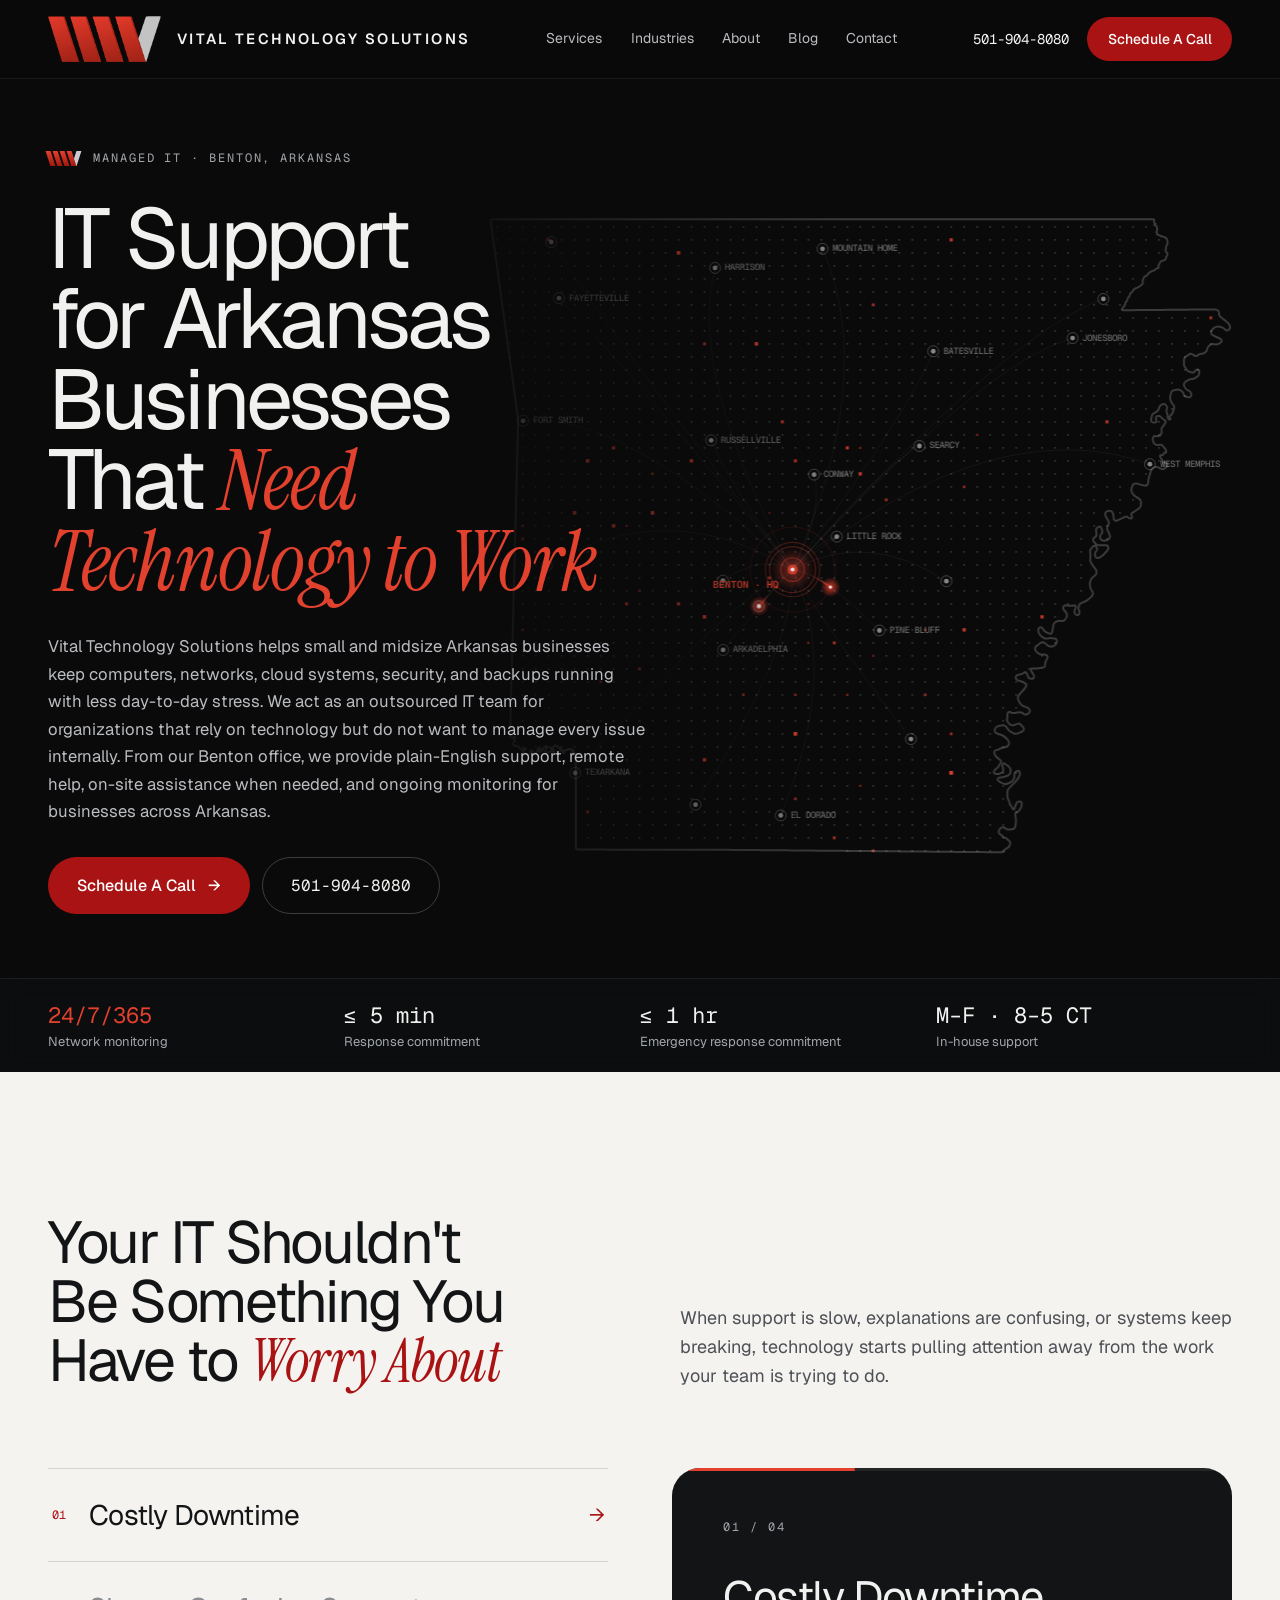
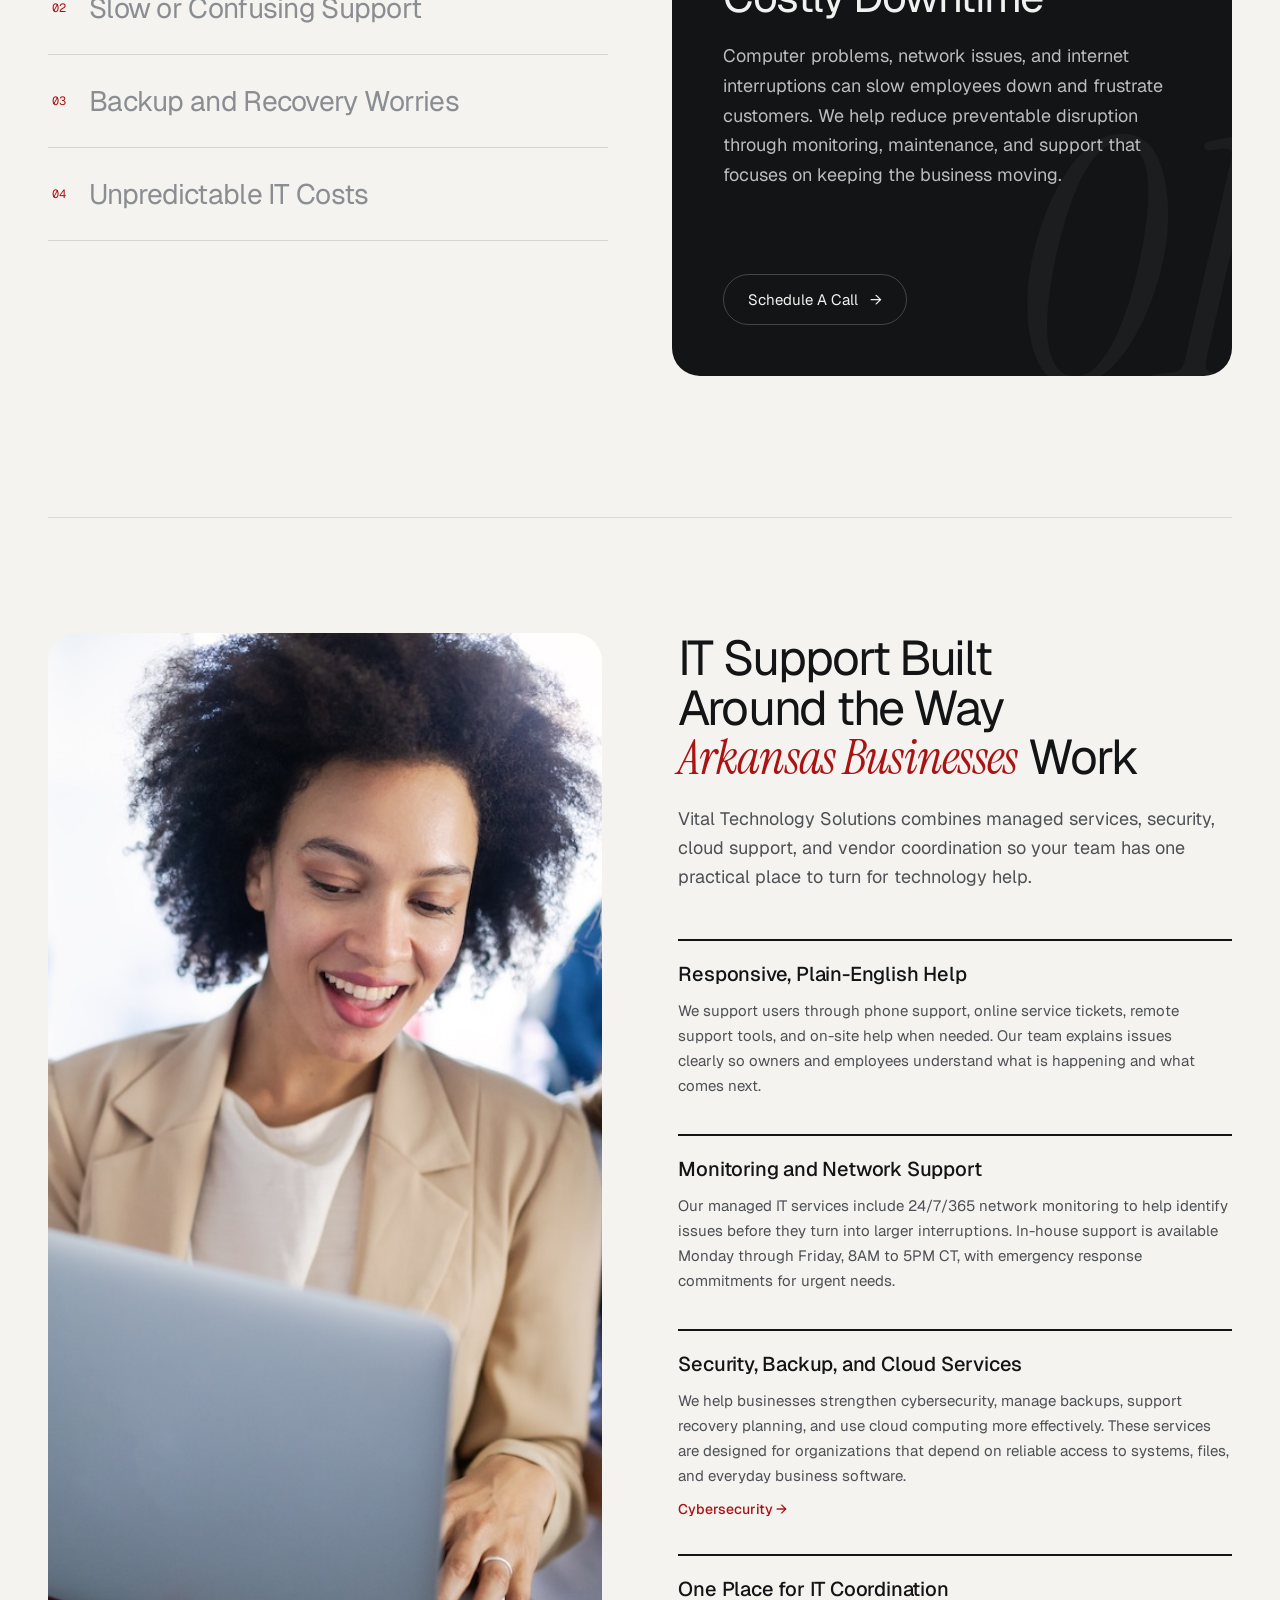
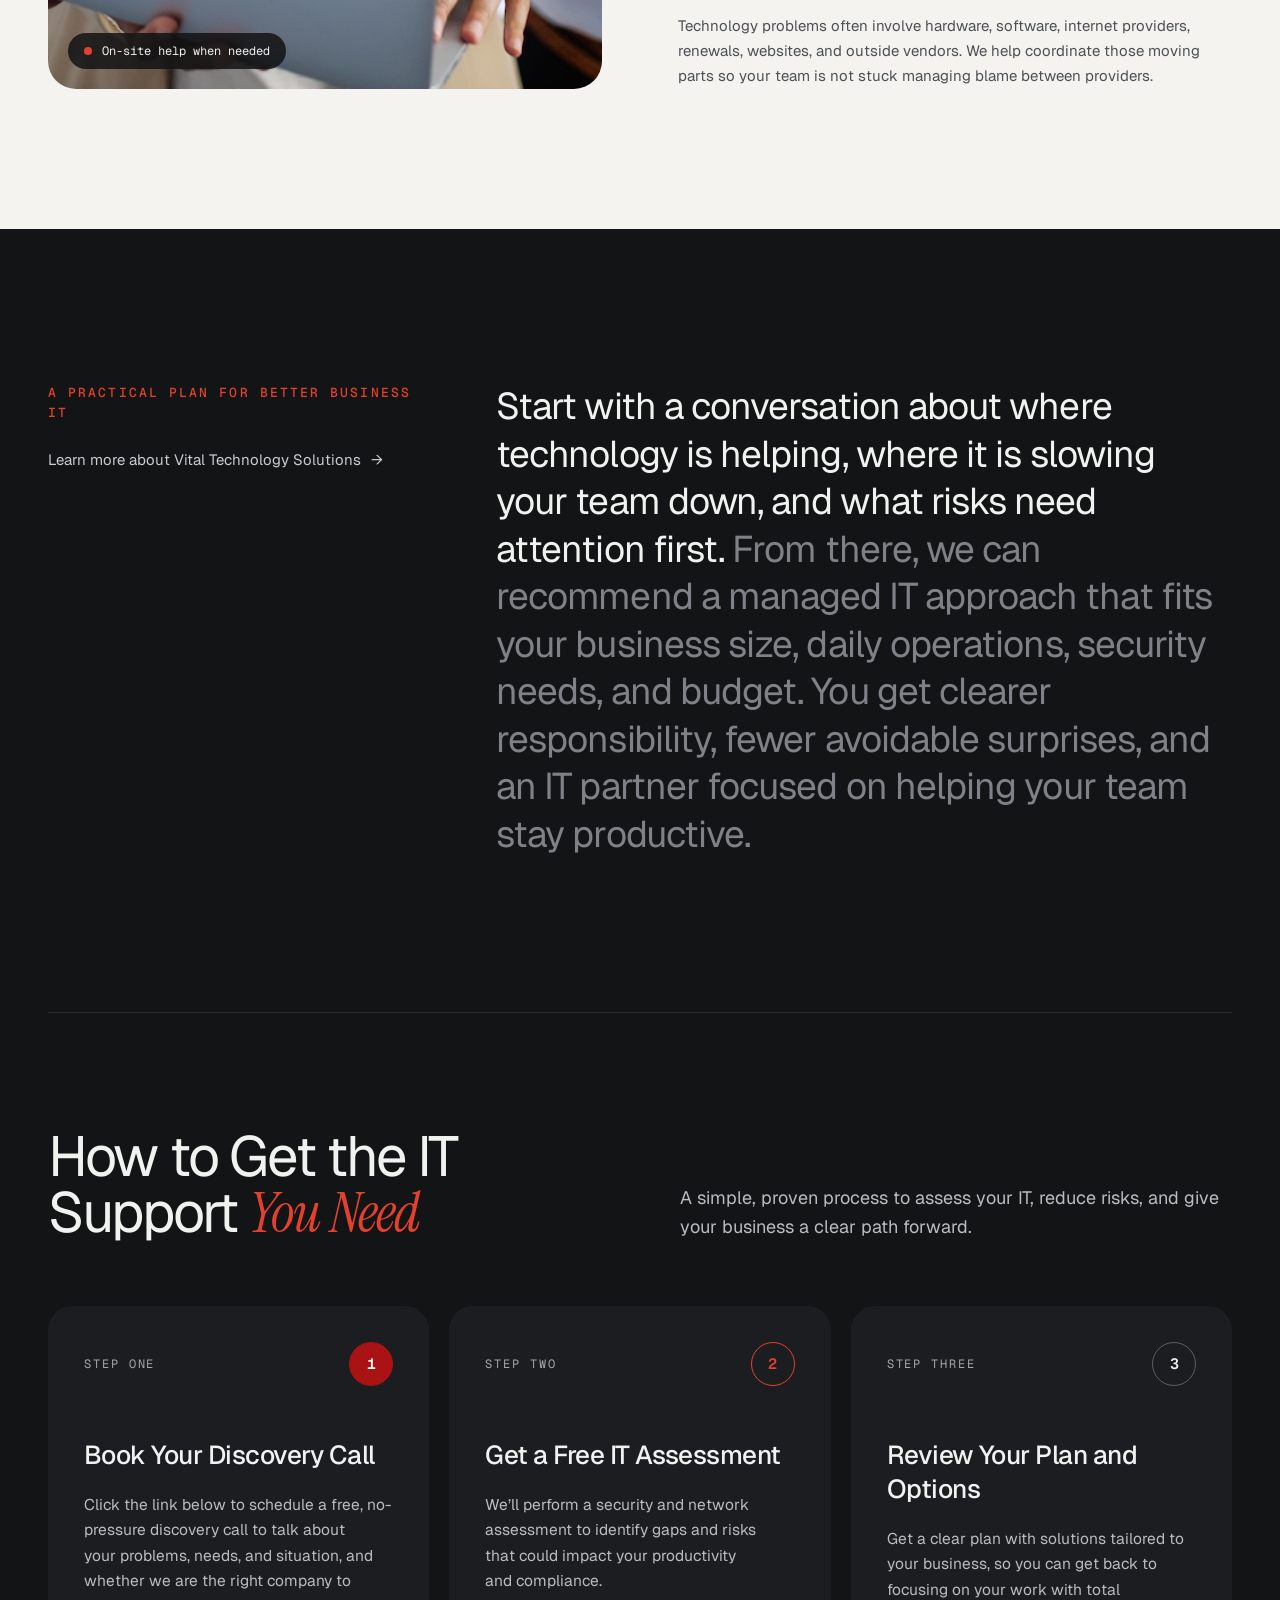
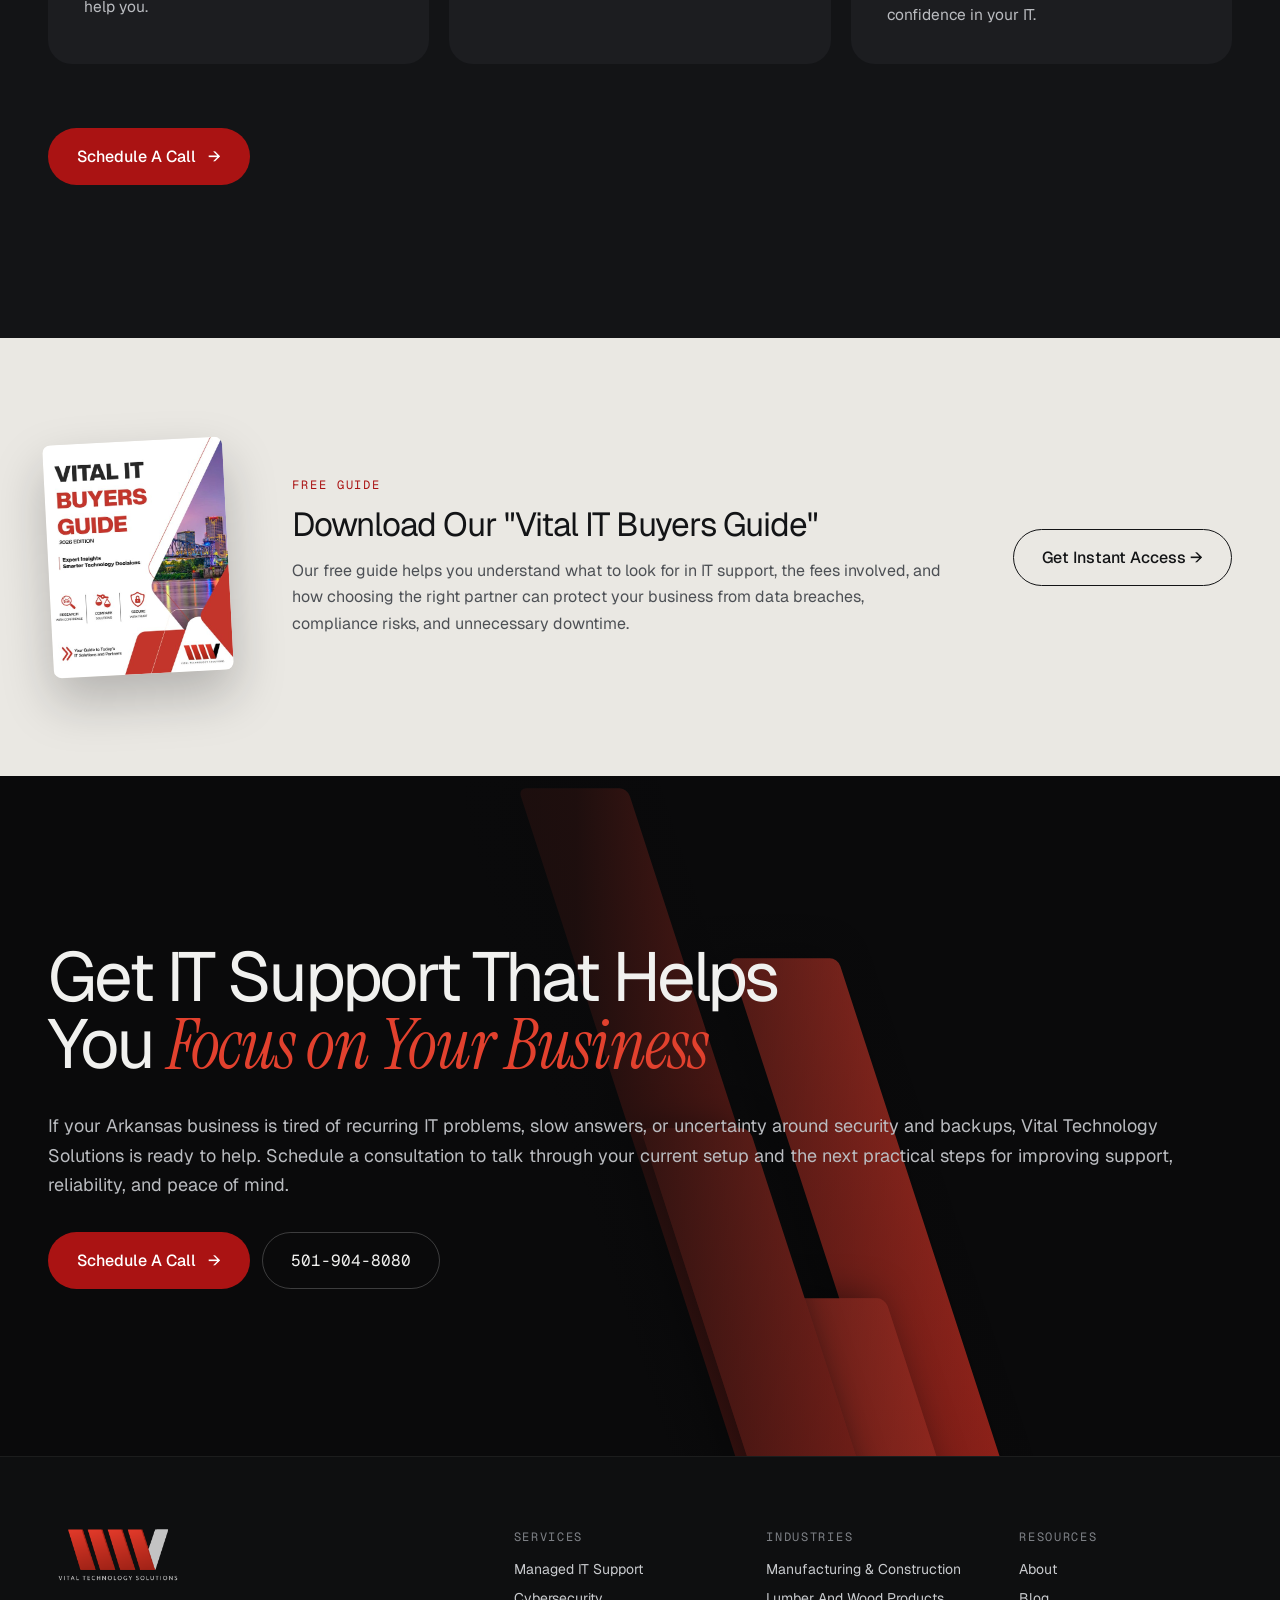
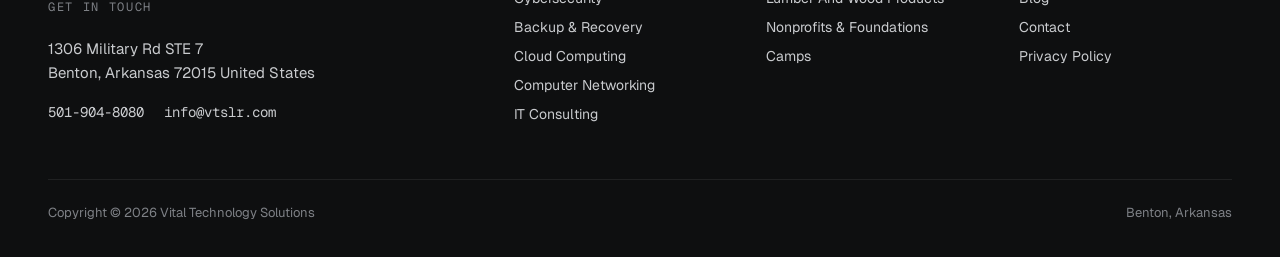
<file: index.html>
<!DOCTYPE html>
<html lang="en">
<head>
  <meta charset="utf-8">
  <meta name="viewport" content="width=device-width, initial-scale=1">
  <title>IT Support for Arkansas Businesses | Vital Technology Solutions</title>
  <meta name="description" content="Vital Technology Solutions keeps computers, networks, cloud systems, security, and backups running for small and midsize Arkansas businesses, from our office in Benton.">
  <meta name="robots" content="noindex">
  <link rel="icon" type="image/png" href="images/favicon.png">
  <link rel="preconnect" href="https://fonts.googleapis.com">
  <link rel="preconnect" href="https://fonts.gstatic.com" crossorigin>
  <link rel="stylesheet" href="https://fonts.googleapis.com/css2?family=Geist:wght@300;400;500;600&family=Geist+Mono:wght@400;500;600&family=Instrument+Serif:ital@0;1&display=swap">
  <link rel="stylesheet" href="css/styles.css">
  <script src="js/arkansas-network.js" defer></script>
  <script src="js/main.js" defer></script>
</head>
<body>
  <a class="skip-link" href="#main">Skip to content</a>

  <header class="site-header">
    <div class="site-header__inner">
      <a class="brand" href="index.html" aria-label="Vital Technology Solutions home">
        <img src="images/logo-mark.png" alt="" width="113" height="46">
        <span class="brand__name">Vital Technology Solutions</span>
      </a>
      <nav class="site-nav" id="site-nav" aria-label="Main">
        <a href="services.html">Services</a>
        <a href="who-we-serve.html">Industries</a>
        <a href="about.html">About</a>
        <span class="coming-soon" title="Coming soon">Blog</span>
        <a href="contact.html">Contact</a>
      </nav>
      <div class="site-header__actions">
        <a class="site-header__phone" href="tel:501-904-8080">501-904-8080</a>
        <a class="site-header__cta" href="contact.html">Schedule A Call</a>
        <button class="nav-toggle" type="button" aria-controls="site-nav" aria-expanded="false" aria-label="Open menu"><span></span></button>
      </div>
    </div>
  </header>

  <main id="main">
    <section class="home-hero theme-black">
      <div class="home-hero__map" aria-hidden="true">
        <ar-network accent="#E2412E" ink="#EDEDEB" density="13" align="right" pad="0.08"></ar-network>
      </div>
      <div class="home-hero__fade"></div>
      <div class="home-hero__content">
        <div class="eyebrow label" data-intro>
          <span class="brand-bars" aria-hidden="true"><i></i><i></i><i></i><i></i><i></i></span>
          Managed IT · Benton, Arkansas
        </div>
        <h1 class="home-hero__title" data-intro>IT Support for Arkansas Businesses That <span class="accent">Need Technology to Work</span></h1>
        <p class="home-hero__intro" data-intro>Vital Technology Solutions helps small and midsize Arkansas businesses keep computers, networks, cloud systems, security, and backups running with less day-to-day stress. We act as an outsourced IT team for organizations that rely on technology but do not want to manage every issue internally. From our Benton office, we provide plain-English support, remote help, on-site assistance when needed, and ongoing monitoring for businesses across Arkansas.</p>
        <div class="btn-row" data-intro>
          <a class="btn btn--primary" href="#cta">Schedule A Call <span aria-hidden="true">→</span></a>
          <a class="btn btn--outline btn--phone" href="tel:501-904-8080">501-904-8080</a>
        </div>
      </div>
      <div class="home-hero__stats">
        <div class="stats">
          <div class="stat"><span class="stat__value stat__value--accent">24/7/365</span><span class="stat__label">Network monitoring</span></div>
          <div class="stat"><span class="stat__value">≤ 5 min</span><span class="stat__label">Response commitment</span></div>
          <div class="stat"><span class="stat__value">≤ 1 hr</span><span class="stat__label">Emergency response commitment</span></div>
          <div class="stat"><span class="stat__value">M–F · 8–5 CT</span><span class="stat__label">In-house support</span></div>
        </div>
      </div>
    </section>

    <section class="problems-section theme-paper">
      <div class="container stack">
        <div class="split-intro" data-reveal>
          <h2 class="heading-xl">Your IT Shouldn't Be Something You Have to <span class="accent">Worry About</span></h2>
          <p class="lede">When support is slow, explanations are confusing, or systems keep breaking, technology starts pulling attention away from the work your team is trying to do.</p>
        </div>
        <div class="problems" data-problems data-reveal>
          <div class="problem-tabs">
            <button class="problem-tab is-active" type="button" aria-pressed="true"><span class="problem-tab__number">01</span><span class="problem-tab__title">Costly Downtime</span><span class="problem-tab__arrow" aria-hidden="true">→</span></button>
            <button class="problem-tab" type="button" aria-pressed="false"><span class="problem-tab__number">02</span><span class="problem-tab__title">Slow or Confusing Support</span><span class="problem-tab__arrow" aria-hidden="true">→</span></button>
            <button class="problem-tab" type="button" aria-pressed="false"><span class="problem-tab__number">03</span><span class="problem-tab__title">Backup and Recovery Worries</span><span class="problem-tab__arrow" aria-hidden="true">→</span></button>
            <button class="problem-tab" type="button" aria-pressed="false"><span class="problem-tab__number">04</span><span class="problem-tab__title">Unpredictable IT Costs</span><span class="problem-tab__arrow" aria-hidden="true">→</span></button>
          </div>
          <div class="problem-card" aria-live="polite">
            <div class="problem-card__track"><div class="problem-card__bar"></div></div>
            <div class="problem-card__ghost" aria-hidden="true" data-problem-number>01</div>
            <div class="problem-card__count label" aria-hidden="true"><span data-problem-number>01</span> / 04</div>
            <div class="problem-card__panels">
              <div class="problem-panel is-active">
                <h3>Costly Downtime</h3>
                <p>Computer problems, network issues, and internet interruptions can slow employees down and frustrate customers. We help reduce preventable disruption through monitoring, maintenance, and support that focuses on keeping the business moving.</p>
              </div>
              <div class="problem-panel">
                <h3>Slow or Confusing Support</h3>
                <p>Business owners should not have to chase vendors, decode technical jargon, or wait too long for an answer. Our approach is built around responsive help and clear communication without the geek-speak.</p>
              </div>
              <div class="problem-panel">
                <h3>Backup and Recovery Worries</h3>
                <p>Uncertain backups create real stress when files are deleted, systems fail, or a security incident affects operations. We help businesses plan for data backup and recovery so problems are easier to respond to when they happen.</p>
              </div>
              <div class="problem-panel">
                <h3>Unpredictable IT Costs</h3>
                <p>Surprise invoices and unclear responsibility make IT harder to budget and manage. Vital Technology Solutions offers flat-rate managed service options with packages based on business size, needs, and budget.</p>
              </div>
            </div>
            <a class="btn btn--outline btn--small" href="#cta">Schedule A Call <span aria-hidden="true">→</span></a>
          </div>
        </div>
      </div>
    </section>

    <section class="help-section theme-paper">
      <div class="container help">
        <div class="help__photo photo-frame" data-reveal>
          <img src="images/team-laptop.jpg" alt="Two colleagues reviewing work on a laptop" width="1400" height="933" loading="lazy">
          <div class="help__badge"><span class="dot"></span>On-site help when needed</div>
        </div>
        <div class="help__body stack">
          <div class="help__heading stack" data-reveal>
            <h2>IT Support Built Around the Way <span class="accent">Arkansas Businesses</span> Work</h2>
            <p class="lede">Vital Technology Solutions combines managed services, security, cloud support, and vendor coordination so your team has one practical place to turn for technology help.</p>
          </div>
          <div class="help__items" data-reveal>
            <div class="help-item">
              <h3>Responsive, Plain-English Help</h3>
              <p>We support users through phone support, online service tickets, remote support tools, and on-site help when needed. Our team explains issues clearly so owners and employees understand what is happening and what comes next.</p>
            </div>
            <div class="help-item">
              <h3>Monitoring and Network Support</h3>
              <p>Our managed IT services include 24/7/365 network monitoring to help identify issues before they turn into larger interruptions. In-house support is available Monday through Friday, 8AM to 5PM CT, with emergency response commitments for urgent needs.</p>
            </div>
            <div class="help-item">
              <h3>Security, Backup, and Cloud Services</h3>
              <p>We help businesses strengthen cybersecurity, manage backups, support recovery planning, and use cloud computing more effectively. These services are designed for organizations that depend on reliable access to systems, files, and everyday business software.</p>
              <a class="help-item__link" href="cybersecurity.html">Cybersecurity →</a>
            </div>
            <div class="help-item">
              <h3>One Place for IT Coordination</h3>
              <p>Technology problems often involve hardware, software, internet providers, renewals, websites, and outside vendors. We help coordinate those moving parts so your team is not stuck managing blame between providers.</p>
            </div>
          </div>
        </div>
      </div>
    </section>

    <section class="plan-section theme-charcoal">
      <div class="container plan" data-reveal>
        <div class="plan__aside">
          <h2 class="plan__title">A Practical Plan for Better Business IT</h2>
          <a class="plan__link" href="about.html">Learn more about Vital Technology Solutions <span aria-hidden="true">→</span></a>
        </div>
        <p class="plan__text">Start with a conversation about where technology is helping, where it is slowing your team down, and what risks need attention first. <span>From there, we can recommend a managed IT approach that fits your business size, daily operations, security needs, and budget. You get clearer responsibility, fewer avoidable surprises, and an IT partner focused on helping your team stay productive.</span></p>
      </div>
    </section>

    <section class="process-section theme-charcoal">
      <div class="container process stack">
        <div class="split-intro" data-reveal>
          <h2 class="heading-xl">How to Get the IT Support <span class="accent">You Need</span></h2>
          <p class="lede">A simple, proven process to assess your IT, reduce risks, and give your business a clear path forward.</p>
        </div>
        <div class="process__steps" data-reveal>
          <div class="step">
            <div class="step__top"><span class="label">Step One</span><span class="step__number step__number--filled" aria-hidden="true">1</span></div>
            <h3>Book Your Discovery Call</h3>
            <p class="card-text">Click the link below to schedule a free, no-pressure discovery call to talk about your problems, needs, and situation, and whether we are the right company to help you.</p>
          </div>
          <div class="step">
            <div class="step__top"><span class="label">Step Two</span><span class="step__number step__number--accent" aria-hidden="true">2</span></div>
            <h3>Get a Free IT Assessment</h3>
            <p class="card-text">We’ll perform a security and network assessment to identify gaps and risks that could impact your productivity and compliance.</p>
          </div>
          <div class="step">
            <div class="step__top"><span class="label">Step Three</span><span class="step__number" aria-hidden="true">3</span></div>
            <h3>Review Your Plan and Options</h3>
            <p class="card-text">Get a clear plan with solutions tailored to your business, so you can get back to focusing on your work with total confidence in your IT.</p>
          </div>
        </div>
        <a class="btn btn--primary" href="#cta">Schedule A Call <span aria-hidden="true">→</span></a>
      </div>
    </section>

    <section class="guide-section theme-sand">
      <div class="container guide" data-reveal>
        <img class="guide__cover" src="images/it-buyers-guide-cover.jpg" alt="Vital IT Buyers Guide, 2026 edition" width="540" height="699" loading="lazy">
        <div class="guide__text">
          <span class="label">Free guide</span>
          <h2>Download Our "Vital IT Buyers Guide"</h2>
          <p>Our free guide helps you understand what to look for in IT support, the fees involved, and how choosing the right partner can protect your business from data breaches, compliance risks, and unnecessary downtime.</p>
        </div>
        <a class="btn btn--ink" href="mailto:info@vtslr.com?subject=Vital%20IT%20Buyers%20Guide">Get Instant Access →</a>
      </div>
    </section>

    <section class="cta theme-black" id="cta">
      <div class="cta-stripes" aria-hidden="true">
        <div class="cta-stripes__stripe"><div class="cta-stripes__bar"></div></div>
        <div class="cta-stripes__stripe"><div class="cta-stripes__bar"></div></div>
        <div class="cta-stripes__stripe"><div class="cta-stripes__bar"></div></div>
        <div class="cta-stripes__stripe"><div class="cta-stripes__bar"></div></div>
        <div class="cta-stripes__stripe"><div class="cta-stripes__bar"></div></div>
      </div>
      <div class="cta__fade"></div>
      <div class="cta__content" data-reveal>
        <h2 class="heading-cta">Get IT Support That Helps You <span class="accent">Focus on Your Business</span></h2>
        <p class="lede lede--wide">If your Arkansas business is tired of recurring IT problems, slow answers, or uncertainty around security and backups, Vital Technology Solutions is ready to help. Schedule a consultation to talk through your current setup and the next practical steps for improving support, reliability, and peace of mind.</p>
        <div class="btn-row">
          <a class="btn btn--primary" href="mailto:info@vtslr.com?subject=Schedule%20a%20call">Schedule A Call <span aria-hidden="true">→</span></a>
          <a class="btn btn--outline btn--phone" href="tel:501-904-8080">501-904-8080</a>
        </div>
      </div>
    </section>
  </main>

  <footer class="site-footer">
    <div class="site-footer__inner">
      <div class="site-footer__grid">
        <div class="site-footer__contact">
          <img class="site-footer__logo" src="images/logo-full.png" alt="Vital Technology Solutions" width="140" height="52" loading="lazy">
          <h2 class="footer-heading">Get In Touch</h2>
          <address class="site-footer__address">1306 Military Rd STE 7<br>Benton, Arkansas 72015 United States</address>
          <div class="site-footer__links"><a href="tel:501-904-8080">501-904-8080</a><a href="mailto:info@vtslr.com">info@vtslr.com</a></div>
        </div>
        <div class="footer-column">
          <h2 class="footer-heading">Services</h2>
          <a href="managed-it-support.html">Managed IT Support</a>
          <a href="cybersecurity.html">Cybersecurity</a>
          <a href="backup-recovery.html">Backup &amp; Recovery</a>
          <span class="coming-soon">Cloud Computing</span>
          <span class="coming-soon">Computer Networking</span>
          <span class="coming-soon">IT Consulting</span>
        </div>
        <div class="footer-column">
          <h2 class="footer-heading">Industries</h2>
          <a href="who-we-serve.html#manufacturing">Manufacturing &amp; Construction</a>
          <a href="who-we-serve.html#lumber">Lumber And Wood Products</a>
          <a href="who-we-serve.html#nonprofits">Nonprofits &amp; Foundations</a>
          <a href="who-we-serve.html#camps">Camps</a>
        </div>
        <div class="footer-column">
          <h2 class="footer-heading">Resources</h2>
          <a href="about.html">About</a>
          <span class="coming-soon">Blog</span>
          <a href="contact.html">Contact</a>
          <span class="coming-soon">Privacy Policy</span>
        </div>
      </div>
      <div class="site-footer__bottom"><span>Copyright © 2026 Vital Technology Solutions</span><span>Benton, Arkansas</span></div>
    </div>
  </footer>
</body>
</html>
</file>
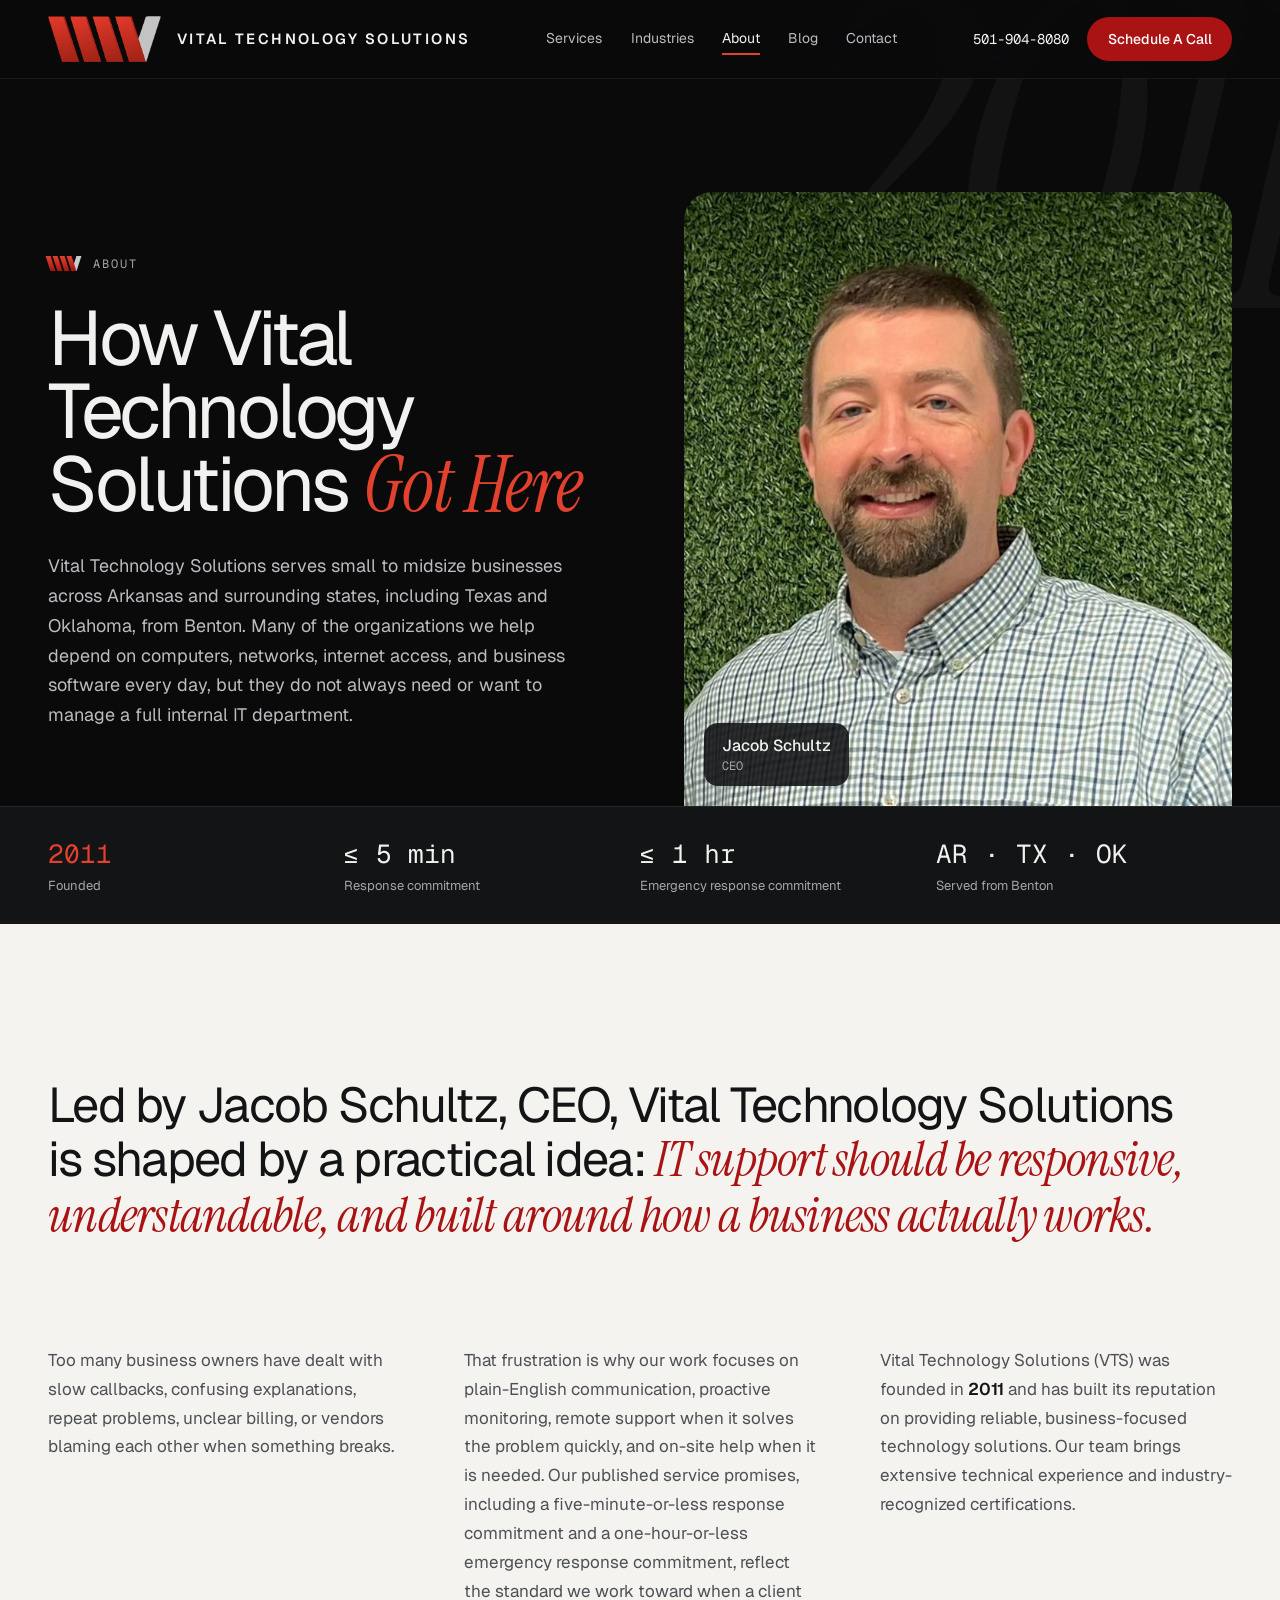
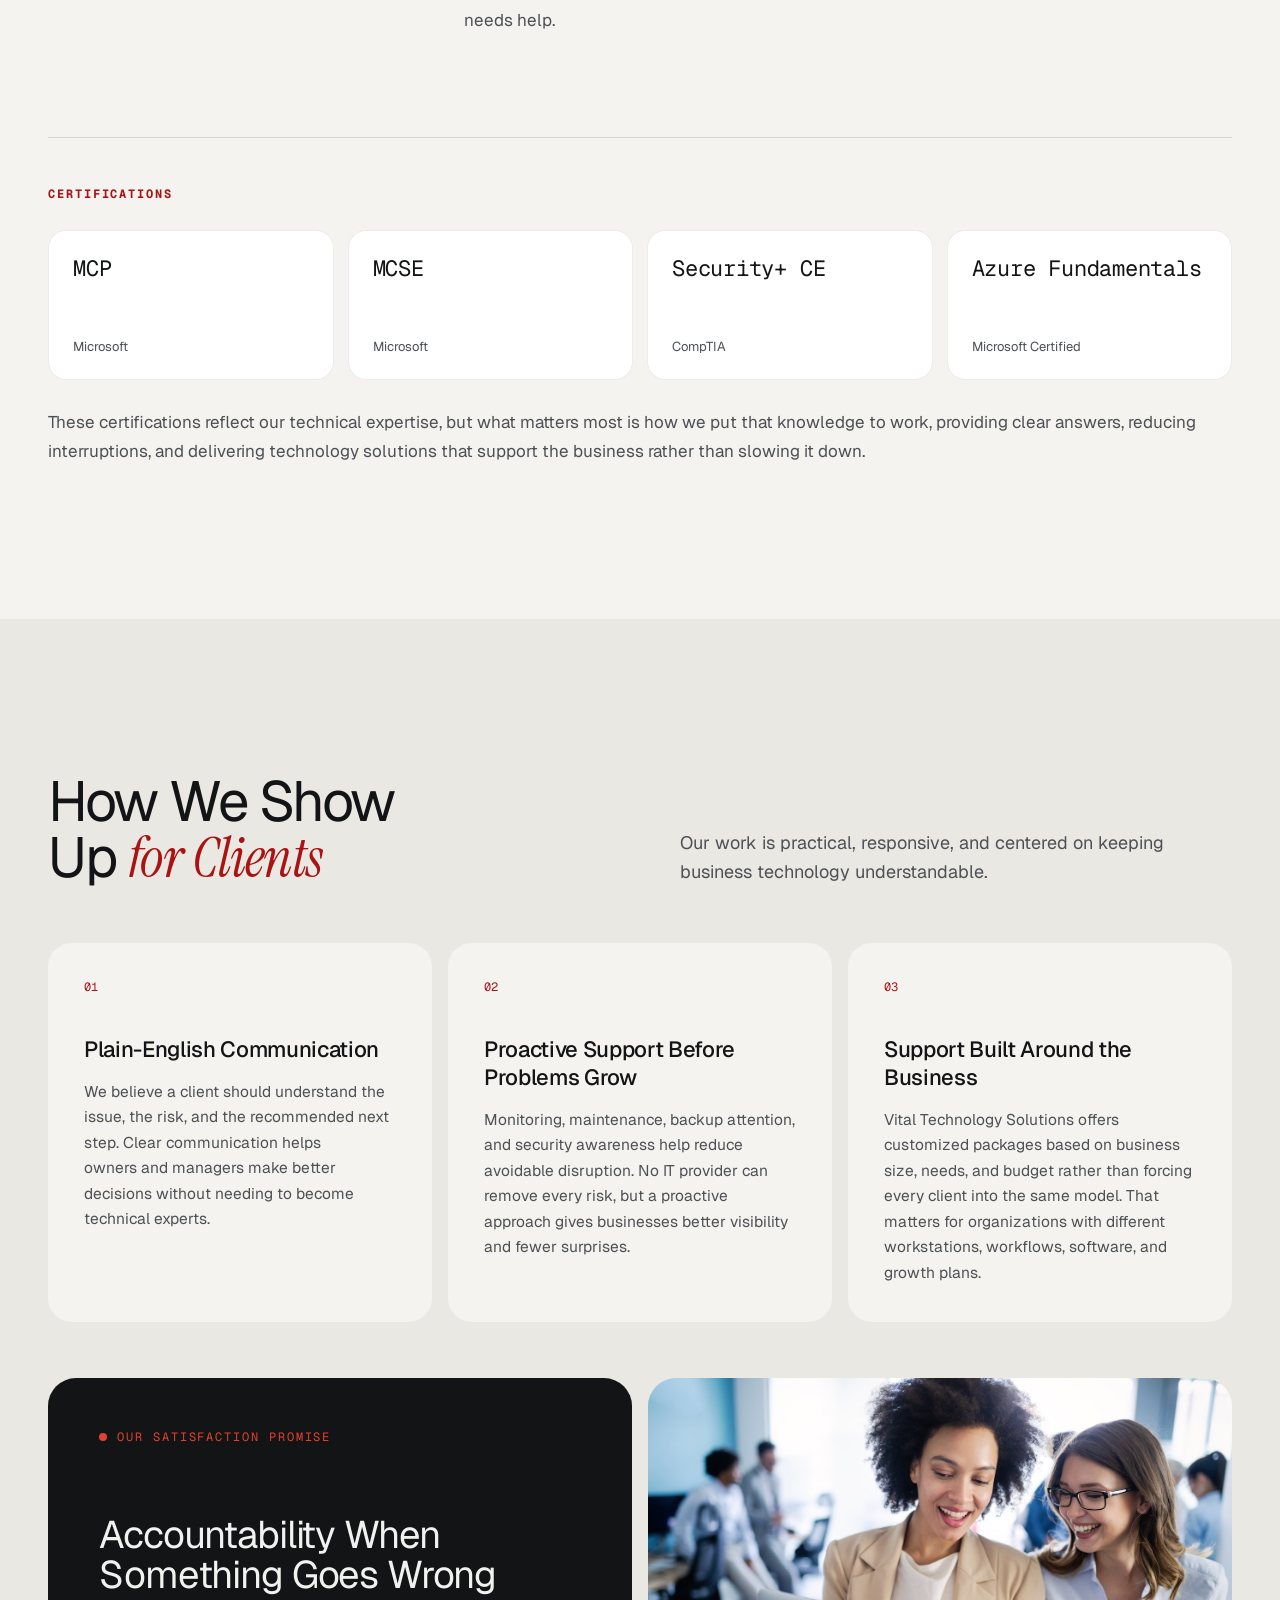
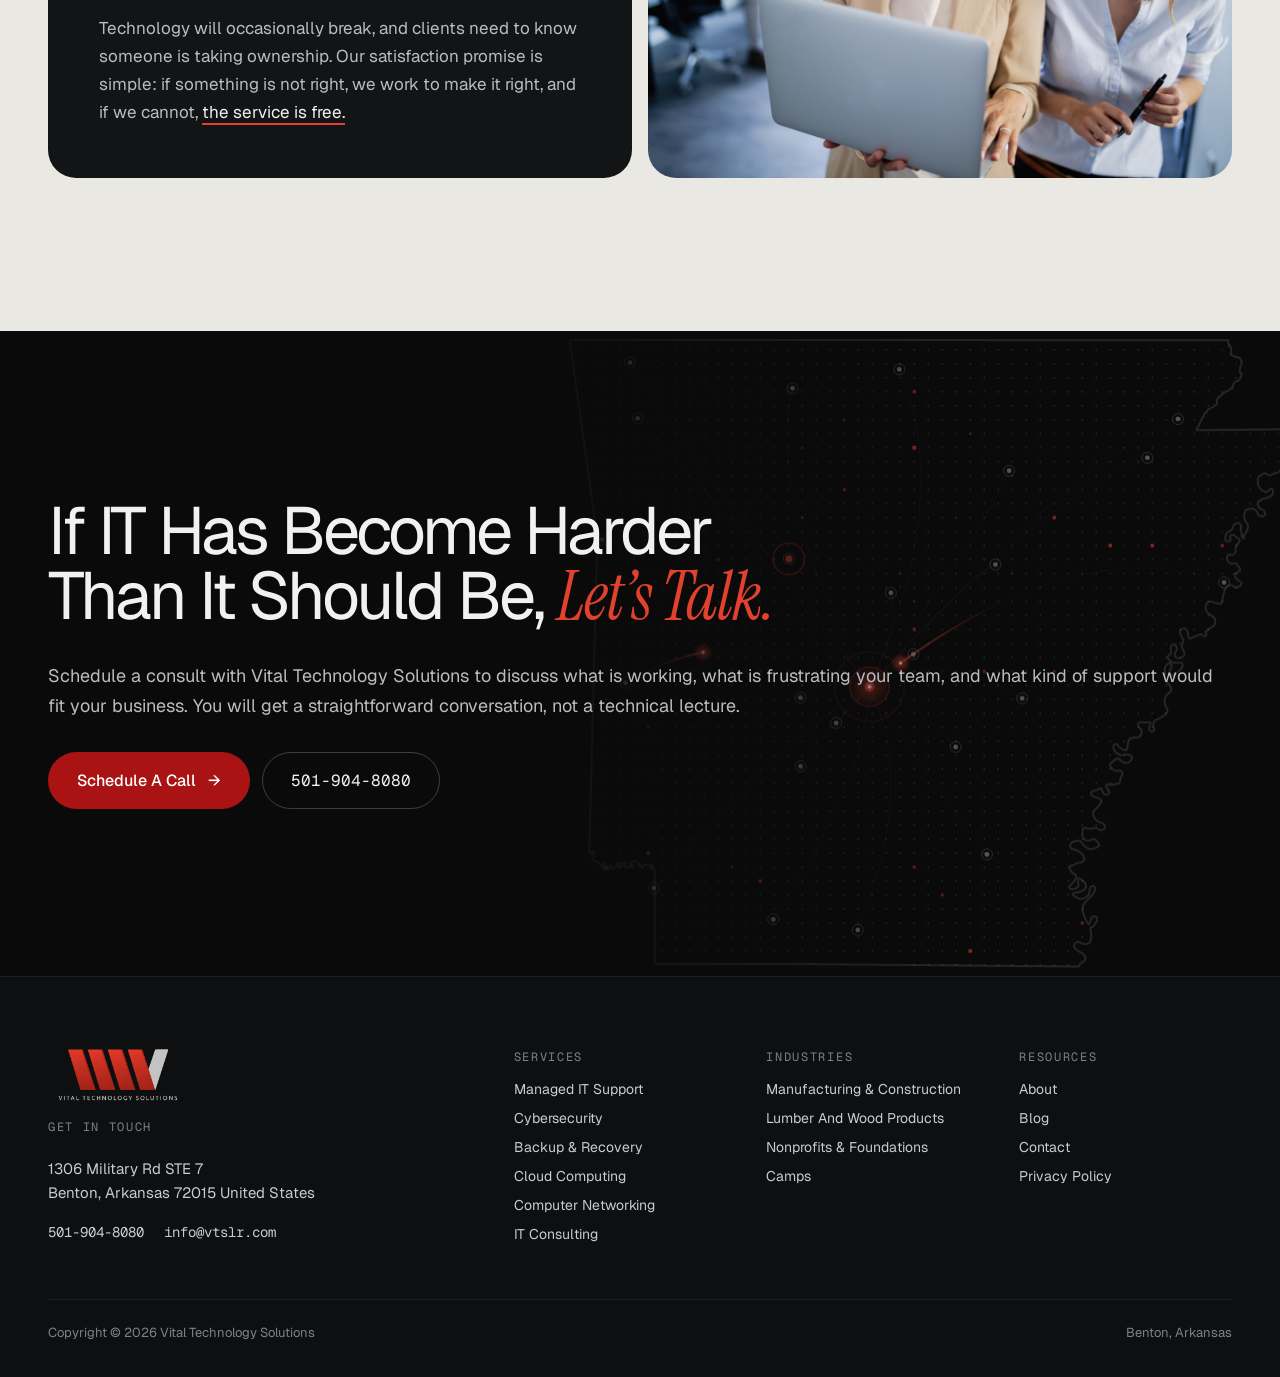
<file: about.html>
<!DOCTYPE html>
<html lang="en">
<head>
  <meta charset="utf-8">
  <meta name="viewport" content="width=device-width, initial-scale=1">
  <title>About | Vital Technology Solutions</title>
  <meta name="description" content="Founded in 2011 and led by CEO Jacob Schultz, Vital Technology Solutions serves small to midsize businesses across Arkansas, Texas, and Oklahoma from Benton.">
  <meta name="robots" content="noindex">
  <link rel="icon" type="image/png" href="images/favicon.png">
  <link rel="preconnect" href="https://fonts.googleapis.com">
  <link rel="preconnect" href="https://fonts.gstatic.com" crossorigin>
  <link rel="stylesheet" href="https://fonts.googleapis.com/css2?family=Geist:wght@300;400;500;600&family=Geist+Mono:wght@400;500;600&family=Instrument+Serif:ital@0;1&display=swap">
  <link rel="stylesheet" href="css/styles.css">
  <script src="js/arkansas-network.js" defer></script>
  <script src="js/main.js" defer></script>
</head>
<body>
  <a class="skip-link" href="#main">Skip to content</a>

  <header class="site-header">
    <div class="site-header__inner">
      <a class="brand" href="index.html" aria-label="Vital Technology Solutions home">
        <img src="images/logo-mark.png" alt="" width="113" height="46">
        <span class="brand__name">Vital Technology Solutions</span>
      </a>
      <nav class="site-nav" id="site-nav" aria-label="Main">
        <a href="services.html">Services</a>
        <a href="who-we-serve.html">Industries</a>
        <a href="about.html" aria-current="page">About</a>
        <span class="coming-soon" title="Coming soon">Blog</span>
        <a href="contact.html">Contact</a>
      </nav>
      <div class="site-header__actions">
        <a class="site-header__phone" href="tel:501-904-8080">501-904-8080</a>
        <a class="site-header__cta" href="contact.html">Schedule A Call</a>
        <button class="nav-toggle" type="button" aria-controls="site-nav" aria-expanded="false" aria-label="Open menu"><span></span></button>
      </div>
    </div>
  </header>

  <main id="main">
    <section class="about-hero theme-black">
      <div class="about-hero__year" aria-hidden="true">2011</div>
      <div class="about-hero__grid">
        <div class="about-hero__copy">
          <div class="eyebrow label" data-intro>
            <span class="brand-bars" aria-hidden="true"><i></i><i></i><i></i><i></i><i></i></span>
            About
          </div>
          <h1 class="about-hero__title" data-intro>How Vital Technology Solutions <span class="accent">Got Here</span></h1>
          <p class="lede" data-intro>Vital Technology Solutions serves small to midsize businesses across Arkansas and surrounding states, including Texas and Oklahoma, from Benton. Many of the organizations we help depend on computers, networks, internet access, and business software every day, but they do not always need or want to manage a full internal IT department.</p>
        </div>
        <div class="about-hero__portrait photo-frame" data-intro>
          <img src="images/jacob-schultz.jpg" alt="Jacob Schultz, CEO" width="800" height="800">
          <div class="name-tag"><span class="name-tag__name">Jacob Schultz</span><span class="name-tag__title">CEO</span></div>
        </div>
      </div>
    </section>

    <section class="about-facts" aria-label="Key facts">
      <div class="stats stats--large">
        <div class="stat"><span class="stat__value stat__value--accent">2011</span><span class="stat__label">Founded</span></div>
        <div class="stat"><span class="stat__value">≤ 5 min</span><span class="stat__label">Response commitment</span></div>
        <div class="stat"><span class="stat__value">≤ 1 hr</span><span class="stat__label">Emergency response commitment</span></div>
        <div class="stat"><span class="stat__value">AR · TX · OK</span><span class="stat__label">Served from Benton</span></div>
      </div>
    </section>

    <section class="section theme-paper" aria-label="Our story">
      <div class="container story stack">
        <p class="story__statement" data-reveal>Led by Jacob Schultz, CEO, Vital Technology Solutions is shaped by a practical idea: <span class="accent">IT support should be responsive, understandable, and built around how a business actually works.</span></p>
        <div class="story__columns" data-reveal>
          <p class="body-copy">Too many business owners have dealt with slow callbacks, confusing explanations, repeat problems, unclear billing, or vendors blaming each other when something breaks.</p>
          <p class="body-copy">That frustration is why our work focuses on plain-English communication, proactive monitoring, remote support when it solves the problem quickly, and on-site help when it is needed. Our published service promises, including a five-minute-or-less response commitment and a one-hour-or-less emergency response commitment, reflect the standard we work toward when a client needs help.</p>
          <p class="body-copy">Vital Technology Solutions (VTS) was founded in <strong>2011</strong> and has built its reputation on providing reliable, business-focused technology solutions. Our team brings extensive technical experience and industry-recognized certifications.</p>
        </div>
        <div class="certifications stack" data-reveal>
          <h2 class="label">Certifications</h2>
          <div class="certifications__grid">
            <div class="cert"><span class="cert__name">MCP</span><span class="cert__issuer">Microsoft</span></div>
            <div class="cert"><span class="cert__name">MCSE</span><span class="cert__issuer">Microsoft</span></div>
            <div class="cert"><span class="cert__name">Security+ CE</span><span class="cert__issuer">CompTIA</span></div>
            <div class="cert"><span class="cert__name">Azure Fundamentals</span><span class="cert__issuer">Microsoft Certified</span></div>
          </div>
          <p class="body-copy">These certifications reflect our technical expertise, but what matters most is how we put that knowledge to work, providing clear answers, reducing interruptions, and delivering technology solutions that support the business rather than slowing it down.</p>
        </div>
      </div>
    </section>

    <section class="section theme-sand">
      <div class="container values stack">
        <div class="split-intro" data-reveal>
          <h2 class="heading-xl">How We Show Up <span class="accent">for Clients</span></h2>
          <p class="lede">Our work is practical, responsive, and centered on keeping business technology understandable.</p>
        </div>
        <div class="values__cards" data-reveal>
          <div class="value-card">
            <span class="value-card__number">01</span>
            <h3>Plain-English Communication</h3>
            <p class="card-text">We believe a client should understand the issue, the risk, and the recommended next step. Clear communication helps owners and managers make better decisions without needing to become technical experts.</p>
          </div>
          <div class="value-card">
            <span class="value-card__number">02</span>
            <h3>Proactive Support Before Problems Grow</h3>
            <p class="card-text">Monitoring, maintenance, backup attention, and security awareness help reduce avoidable disruption. No IT provider can remove every risk, but a proactive approach gives businesses better visibility and fewer surprises.</p>
          </div>
          <div class="value-card">
            <span class="value-card__number">03</span>
            <h3>Support Built Around the Business</h3>
            <p class="card-text">Vital Technology Solutions offers customized packages based on business size, needs, and budget rather than forcing every client into the same model. That matters for organizations with different workstations, workflows, software, and growth plans.</p>
          </div>
        </div>
        <div class="values__promise" data-reveal>
          <div class="promise">
            <div class="promise__label label"><span class="dot"></span>Our satisfaction promise</div>
            <div class="promise__body">
              <h3>Accountability When Something Goes Wrong</h3>
              <p>Technology will occasionally break, and clients need to know someone is taking ownership. Our satisfaction promise is simple: if something is not right, we work to make it right, and if we cannot, <span>the service is free.</span></p>
            </div>
          </div>
          <div class="values__photo photo-frame">
            <img src="images/team-laptop.jpg" alt="Two colleagues reviewing work on a laptop" width="1400" height="933" loading="lazy">
          </div>
        </div>
      </div>
    </section>

    <section class="cta about-cta theme-black" id="cta">
      <div class="about-cta__map" aria-hidden="true">
        <ar-network accent="#E2412E" ink="#EDEDEB" density="14" labels="off" pad="0.04"></ar-network>
      </div>
      <div class="cta__fade"></div>
      <div class="cta__content" data-reveal>
        <h2 class="heading-cta">If IT Has Become Harder Than It Should Be, <span class="accent">Let’s Talk.</span></h2>
        <p class="lede lede--wide">Schedule a consult with Vital Technology Solutions to discuss what is working, what is frustrating your team, and what kind of support would fit your business. You will get a straightforward conversation, not a technical lecture.</p>
        <div class="btn-row">
          <a class="btn btn--primary" href="mailto:info@vtslr.com?subject=Schedule%20a%20call">Schedule A Call <span aria-hidden="true">→</span></a>
          <a class="btn btn--outline btn--phone" href="tel:501-904-8080">501-904-8080</a>
        </div>
      </div>
    </section>
  </main>

  <footer class="site-footer">
    <div class="site-footer__inner">
      <div class="site-footer__grid">
        <div class="site-footer__contact">
          <img class="site-footer__logo" src="images/logo-full.png" alt="Vital Technology Solutions" width="140" height="52" loading="lazy">
          <h2 class="footer-heading">Get In Touch</h2>
          <address class="site-footer__address">1306 Military Rd STE 7<br>Benton, Arkansas 72015 United States</address>
          <div class="site-footer__links"><a href="tel:501-904-8080">501-904-8080</a><a href="mailto:info@vtslr.com">info@vtslr.com</a></div>
        </div>
        <div class="footer-column">
          <h2 class="footer-heading">Services</h2>
          <a href="managed-it-support.html">Managed IT Support</a>
          <a href="cybersecurity.html">Cybersecurity</a>
          <a href="backup-recovery.html">Backup &amp; Recovery</a>
          <span class="coming-soon">Cloud Computing</span>
          <span class="coming-soon">Computer Networking</span>
          <span class="coming-soon">IT Consulting</span>
        </div>
        <div class="footer-column">
          <h2 class="footer-heading">Industries</h2>
          <a href="who-we-serve.html#manufacturing">Manufacturing &amp; Construction</a>
          <a href="who-we-serve.html#lumber">Lumber And Wood Products</a>
          <a href="who-we-serve.html#nonprofits">Nonprofits &amp; Foundations</a>
          <a href="who-we-serve.html#camps">Camps</a>
        </div>
        <div class="footer-column">
          <h2 class="footer-heading">Resources</h2>
          <a href="about.html">About</a>
          <span class="coming-soon">Blog</span>
          <a href="contact.html">Contact</a>
          <span class="coming-soon">Privacy Policy</span>
        </div>
      </div>
      <div class="site-footer__bottom"><span>Copyright © 2026 Vital Technology Solutions</span><span>Benton, Arkansas</span></div>
    </div>
  </footer>
</body>
</html>
</file>
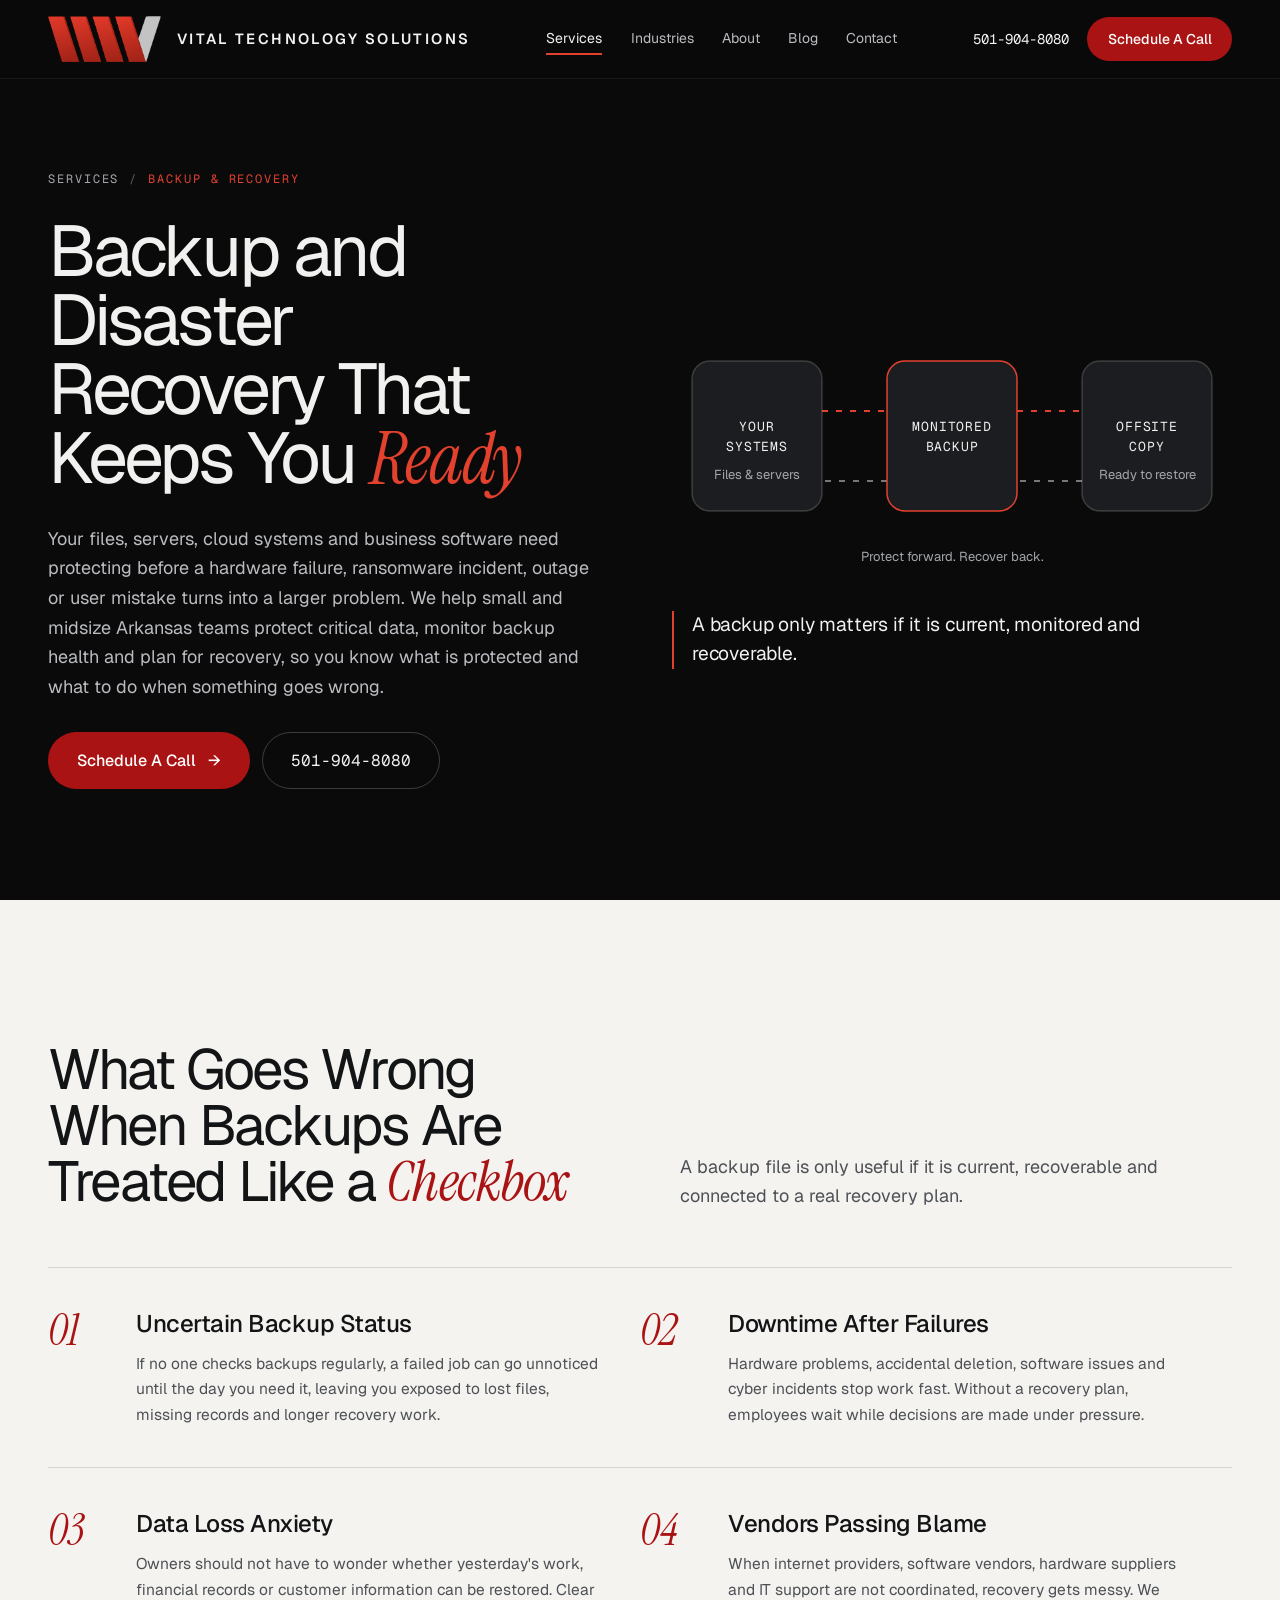
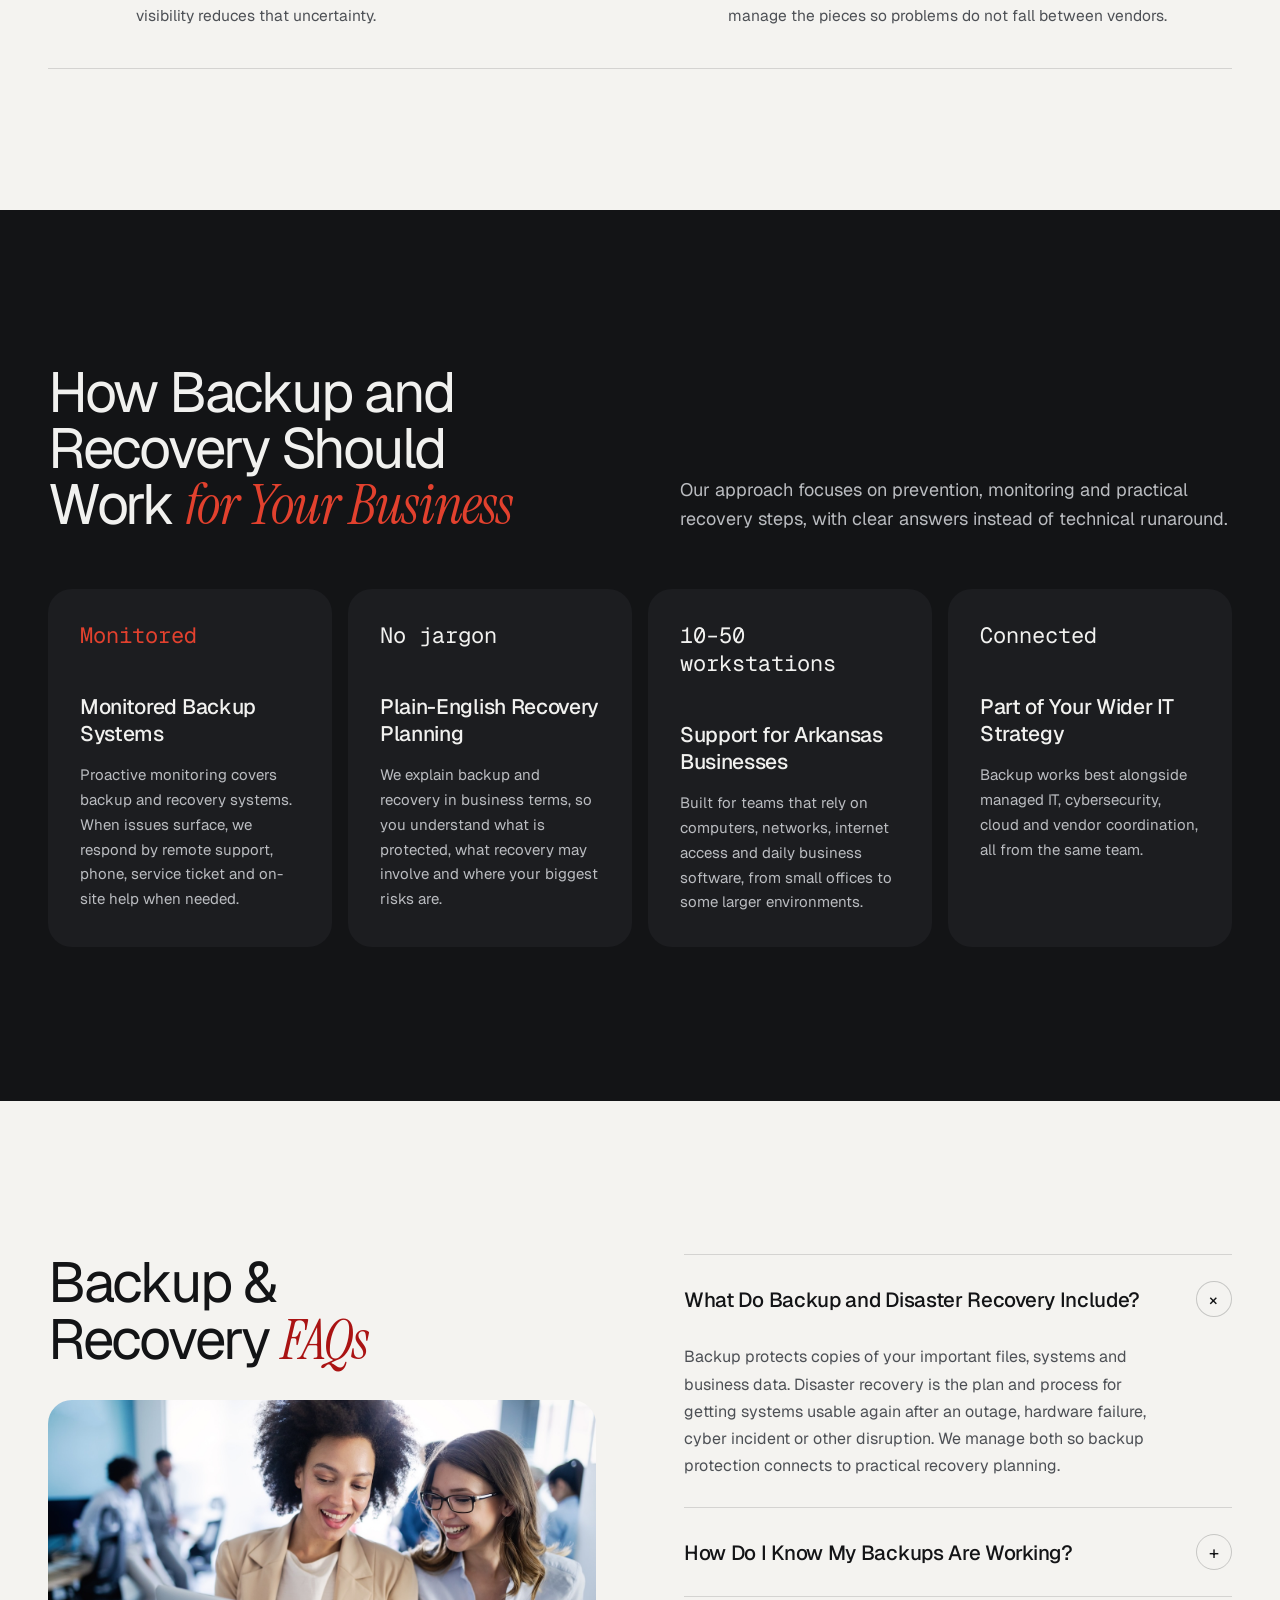
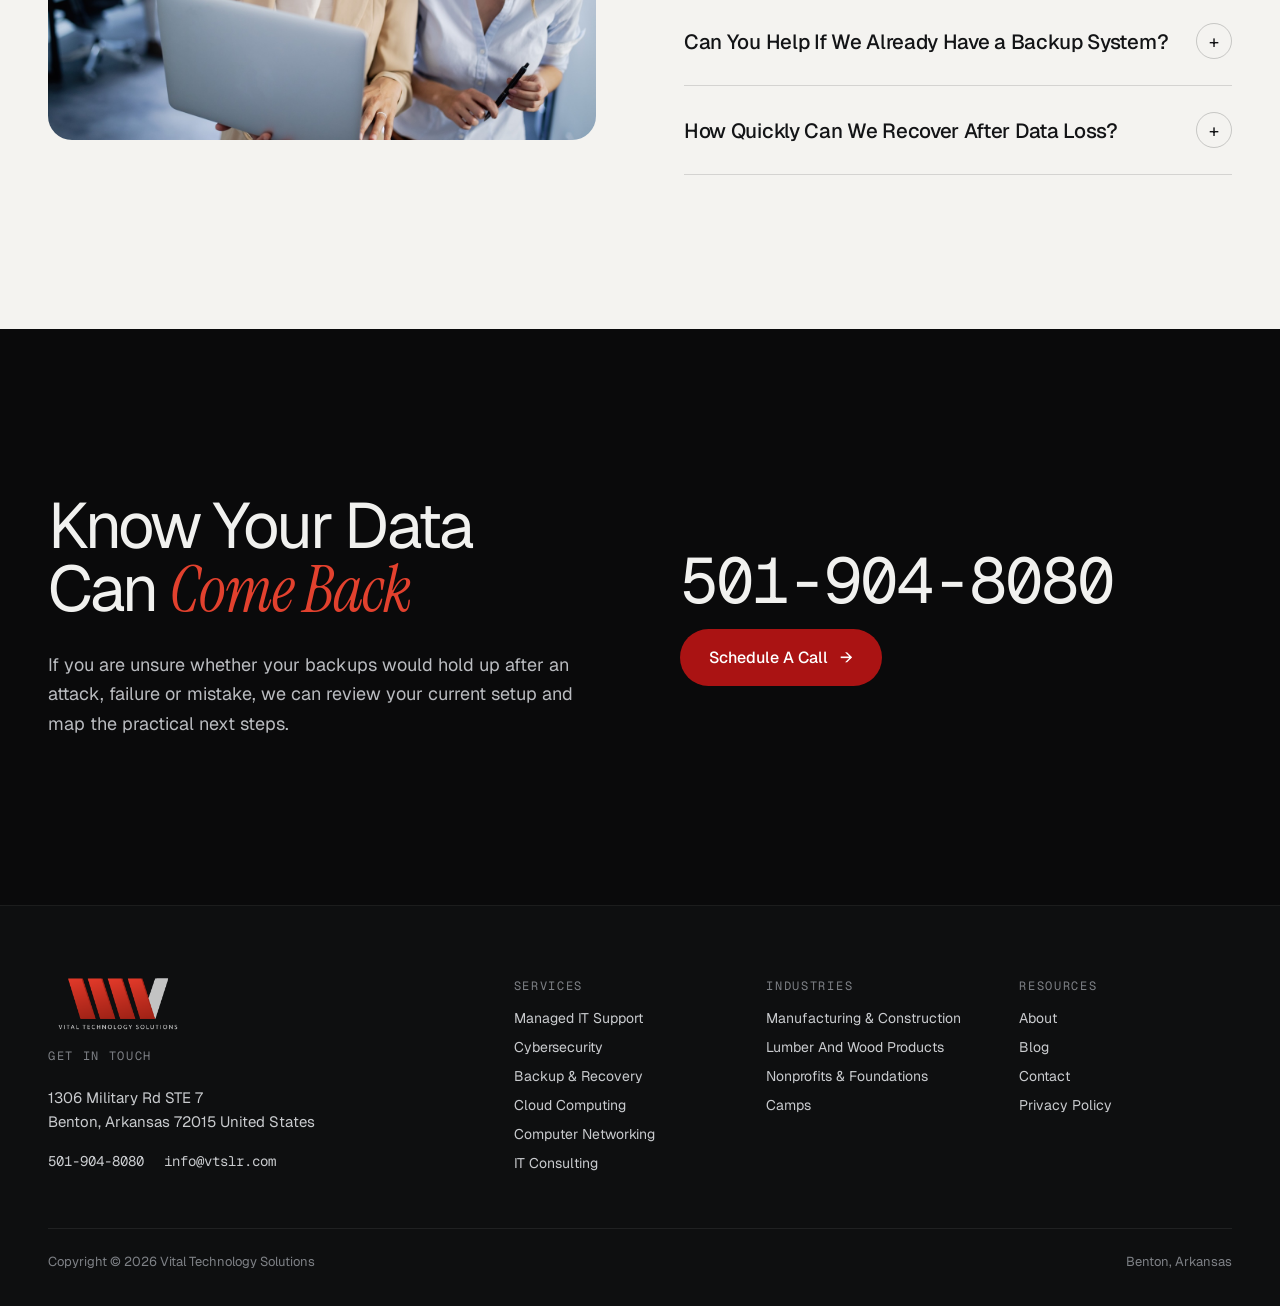
<file: backup-recovery.html>
<!DOCTYPE html>
<html lang="en">
<head>
  <meta charset="utf-8">
  <meta name="viewport" content="width=device-width, initial-scale=1">
  <title>Backup &amp; Disaster Recovery | Vital Technology Solutions</title>
  <meta name="description" content="Monitored data backup and disaster recovery planning for Arkansas small and midsize businesses, so you know what is protected and what to do when something goes wrong.">
  <meta name="robots" content="noindex">
  <link rel="icon" type="image/png" href="images/favicon.png">
  <link rel="preconnect" href="https://fonts.googleapis.com">
  <link rel="preconnect" href="https://fonts.gstatic.com" crossorigin>
  <link rel="stylesheet" href="https://fonts.googleapis.com/css2?family=Geist:wght@300;400;500;600&family=Geist+Mono:wght@400;500;600&family=Instrument+Serif:ital@0;1&display=swap">
  <link rel="stylesheet" href="css/styles.css">
  <script src="js/main.js" defer></script>
</head>
<body>
  <a class="skip-link" href="#main">Skip to content</a>

  <header class="site-header">
    <div class="site-header__inner">
      <a class="brand" href="index.html" aria-label="Vital Technology Solutions home">
        <img src="images/logo-mark.png" alt="" width="113" height="46">
        <span class="brand__name">Vital Technology Solutions</span>
      </a>
      <nav class="site-nav" id="site-nav" aria-label="Main">
        <a href="services.html" aria-current="page">Services</a>
        <a href="who-we-serve.html">Industries</a>
        <a href="about.html">About</a>
        <span class="coming-soon" title="Coming soon">Blog</span>
        <a href="contact.html">Contact</a>
      </nav>
      <div class="site-header__actions">
        <a class="site-header__phone" href="tel:501-904-8080">501-904-8080</a>
        <a class="site-header__cta" href="contact.html">Schedule A Call</a>
        <button class="nav-toggle" type="button" aria-controls="site-nav" aria-expanded="false" aria-label="Open menu"><span></span></button>
      </div>
    </div>
  </header>

  <main id="main">
    <section class="cyber-hero theme-black">
      <div class="cyber-hero__grid">
        <div class="cyber-hero__copy">
          <div class="breadcrumb label" data-intro>
            <a href="services.html">Services</a><span class="breadcrumb__separator" aria-hidden="true">/</span><span class="breadcrumb__current">Backup &amp; Recovery</span>
          </div>
          <h1 class="cyber-hero__title" data-intro>Backup and Disaster Recovery That Keeps You <span class="accent">Ready</span></h1>
          <p class="lede" data-intro>Your files, servers, cloud systems and business software need protecting before a hardware failure, ransomware incident, outage or user mistake turns into a larger problem. We help small and midsize Arkansas teams protect critical data, monitor backup health and plan for recovery, so you know what is protected and what to do when something goes wrong.</p>
          <div class="btn-row" data-intro>
            <a class="btn btn--primary" href="contact.html">Schedule A Call <span aria-hidden="true">→</span></a>
            <a class="btn btn--outline btn--phone" href="tel:501-904-8080">501-904-8080</a>
          </div>
        </div>
        <div class="flow" data-intro>
          <svg viewBox="0 0 560 300" role="img" aria-label="Diagram: your systems are backed up to a monitored backup, then to an offsite copy, with recovery flowing back">
            <path class="flow-line" d="M150 120 H215"/>
            <path class="flow-line" d="M345 120 H410"/>
            <path class="flow-line flow-line--back" d="M410 190 H345 M215 190 H150"/>
            <rect class="flow-node" x="20" y="70" width="130" height="150" rx="18"/>
            <text class="flow-text" x="85" y="140" text-anchor="middle">Your</text>
            <text class="flow-text" x="85" y="160" text-anchor="middle">systems</text>
            <text class="flow-sub" x="85" y="188" text-anchor="middle">Files &amp; servers</text>
            <rect class="flow-node flow-node--hot" x="215" y="70" width="130" height="150" rx="18"/>
            <text class="flow-text" x="280" y="140" text-anchor="middle">Monitored</text>
            <text class="flow-text" x="280" y="160" text-anchor="middle">backup</text>
            <path class="flow-check" pathLength="100" d="M262 190 l12 12 l24 -26"/>
            <rect class="flow-node" x="410" y="70" width="130" height="150" rx="18"/>
            <text class="flow-text" x="475" y="140" text-anchor="middle">Offsite</text>
            <text class="flow-text" x="475" y="160" text-anchor="middle">copy</text>
            <text class="flow-sub" x="475" y="188" text-anchor="middle">Ready to restore</text>
            <text class="flow-sub" x="280" y="270" text-anchor="middle">Protect forward. Recover back.</text>
          </svg>
          <p class="cyber-hero__caption">A backup only matters if it is current, monitored and recoverable.</p>
        </div>
      </div>
    </section>

    <section class="cyber-problems-section theme-paper">
      <div class="container stack">
        <div class="split-intro" data-reveal>
          <h2 class="heading-xl">What Goes Wrong When Backups Are Treated Like a <span class="accent">Checkbox</span></h2>
          <p class="lede">A backup file is only useful if it is current, recoverable and connected to a real recovery plan.</p>
        </div>
        <div class="cyber-problems" data-reveal>
          <div class="cyber-problem">
            <span class="cyber-problem__number">01</span>
            <div class="cyber-problem__body"><h3>Uncertain Backup Status</h3><p class="card-text">If no one checks backups regularly, a failed job can go unnoticed until the day you need it, leaving you exposed to lost files, missing records and longer recovery work.</p></div>
          </div>
          <div class="cyber-problem">
            <span class="cyber-problem__number">02</span>
            <div class="cyber-problem__body"><h3>Downtime After Failures</h3><p class="card-text">Hardware problems, accidental deletion, software issues and cyber incidents stop work fast. Without a recovery plan, employees wait while decisions are made under pressure.</p></div>
          </div>
          <div class="cyber-problem">
            <span class="cyber-problem__number">03</span>
            <div class="cyber-problem__body"><h3>Data Loss Anxiety</h3><p class="card-text">Owners should not have to wonder whether yesterday's work, financial records or customer information can be restored. Clear visibility reduces that uncertainty.</p></div>
          </div>
          <div class="cyber-problem">
            <span class="cyber-problem__number">04</span>
            <div class="cyber-problem__body"><h3>Vendors Passing Blame</h3><p class="card-text">When internet providers, software vendors, hardware suppliers and IT support are not coordinated, recovery gets messy. We manage the pieces so problems do not fall between vendors.</p></div>
          </div>
        </div>
      </div>
    </section>

    <section class="section theme-charcoal">
      <div class="container approach stack">
        <div class="split-intro" data-reveal>
          <h2 class="heading-xl">How Backup and Recovery Should Work <span class="accent">for Your Business</span></h2>
          <p class="lede">Our approach focuses on prevention, monitoring and practical recovery steps, with clear answers instead of technical runaround.</p>
        </div>
        <div class="approach__cards" data-reveal>
          <div class="approach-card">
            <span class="approach-card__tag stat__value--accent">Monitored</span>
            <h3>Monitored Backup Systems</h3>
            <p class="card-text">Proactive monitoring covers backup and recovery systems. When issues surface, we respond by remote support, phone, service ticket and on-site help when needed.</p>
          </div>
          <div class="approach-card">
            <span class="approach-card__tag">No jargon</span>
            <h3>Plain-English Recovery Planning</h3>
            <p class="card-text">We explain backup and recovery in business terms, so you understand what is protected, what recovery may involve and where your biggest risks are.</p>
          </div>
          <div class="approach-card">
            <span class="approach-card__tag">10–50 workstations</span>
            <h3>Support for Arkansas Businesses</h3>
            <p class="card-text">Built for teams that rely on computers, networks, internet access and daily business software, from small offices to some larger environments.</p>
          </div>
          <div class="approach-card">
            <span class="approach-card__tag">Connected</span>
            <h3>Part of Your Wider IT Strategy</h3>
            <p class="card-text">Backup works best alongside managed IT, cybersecurity, cloud and vendor coordination, all from the same team.</p>
          </div>
        </div>
      </div>
    </section>

    <section class="section theme-paper">
      <div class="container faq-layout">
        <div class="faq-layout__aside" data-reveal>
          <h2 class="heading-xl">Backup &amp; Recovery <span class="accent">FAQs</span></h2>
          <div class="faq-layout__photo photo-frame">
            <img src="images/team-laptop.jpg" alt="Two colleagues reviewing work on a laptop" width="1400" height="933" loading="lazy">
          </div>
        </div>
        <div class="faq-list" data-reveal>
          <details class="faq" name="faq" open>
            <summary><span>What Do Backup and Disaster Recovery Include?</span><span class="faq__icon" aria-hidden="true">+</span></summary>
            <p>Backup protects copies of your important files, systems and business data. Disaster recovery is the plan and process for getting systems usable again after an outage, hardware failure, cyber incident or other disruption. We manage both so backup protection connects to practical recovery planning.</p>
          </details>
          <details class="faq" name="faq">
            <summary><span>How Do I Know My Backups Are Working?</span><span class="faq__icon" aria-hidden="true">+</span></summary>
            <p>A backup should not be assumed reliable because it was set up once. Backup jobs need monitoring, review and follow-up when failures or warning signs appear. Our proactive monitoring means problems are more likely to be addressed before they become recovery problems.</p>
          </details>
          <details class="faq" name="faq">
            <summary><span>Can You Help If We Already Have a Backup System?</span><span class="faq__icon" aria-hidden="true">+</span></summary>
            <p>Yes. We can review your current backup and recovery setup as part of a broader IT conversation. Many businesses have some backup in place but lack clear visibility, recovery expectations or vendor coordination. We help identify practical next steps without burying your team in technical language.</p>
          </details>
          <details class="faq" name="faq">
            <summary><span>How Quickly Can We Recover After Data Loss?</span><span class="faq__icon" aria-hidden="true">+</span></summary>
            <p>Recovery time depends on the systems affected, the backup method, the amount of data and the condition of the environment. We do not promise one timeline for every situation. Our role is to help you plan ahead, reduce preventable delays and respond quickly when a problem happens.</p>
          </details>
        </div>
      </div>
    </section>

    <section class="cta theme-black" id="cta">
      <div class="cyber-cta__grid" data-reveal>
        <div class="cyber-cta__copy">
          <h2 class="heading-cta">Know Your Data Can <span class="accent">Come Back</span></h2>
          <p class="lede">If you are unsure whether your backups would hold up after an attack, failure or mistake, we can review your current setup and map the practical next steps.</p>
        </div>
        <div class="cyber-cta__actions">
          <a class="cyber-cta__phone" href="tel:501-904-8080">501-904-8080</a>
          <a class="btn btn--primary" href="contact.html">Schedule A Call <span aria-hidden="true">→</span></a>
        </div>
      </div>
    </section>
  </main>

  <footer class="site-footer">
    <div class="site-footer__inner">
      <div class="site-footer__grid">
        <div class="site-footer__contact">
          <img class="site-footer__logo" src="images/logo-full.png" alt="Vital Technology Solutions" width="140" height="52" loading="lazy">
          <h2 class="footer-heading">Get In Touch</h2>
          <address class="site-footer__address">1306 Military Rd STE 7<br>Benton, Arkansas 72015 United States</address>
          <div class="site-footer__links"><a href="tel:501-904-8080">501-904-8080</a><a href="mailto:info@vtslr.com">info@vtslr.com</a></div>
        </div>
        <div class="footer-column">
          <h2 class="footer-heading">Services</h2>
          <a href="managed-it-support.html">Managed IT Support</a>
          <a href="cybersecurity.html">Cybersecurity</a>
          <a href="backup-recovery.html">Backup &amp; Recovery</a>
          <span class="coming-soon">Cloud Computing</span>
          <span class="coming-soon">Computer Networking</span>
          <span class="coming-soon">IT Consulting</span>
        </div>
        <div class="footer-column">
          <h2 class="footer-heading">Industries</h2>
          <a href="who-we-serve.html#manufacturing">Manufacturing &amp; Construction</a>
          <a href="who-we-serve.html#lumber">Lumber And Wood Products</a>
          <a href="who-we-serve.html#nonprofits">Nonprofits &amp; Foundations</a>
          <a href="who-we-serve.html#camps">Camps</a>
        </div>
        <div class="footer-column">
          <h2 class="footer-heading">Resources</h2>
          <a href="about.html">About</a>
          <span class="coming-soon">Blog</span>
          <a href="contact.html">Contact</a>
          <span class="coming-soon">Privacy Policy</span>
        </div>
      </div>
      <div class="site-footer__bottom"><span>Copyright © 2026 Vital Technology Solutions</span><span>Benton, Arkansas</span></div>
    </div>
  </footer>
</body>
</html>
</file>
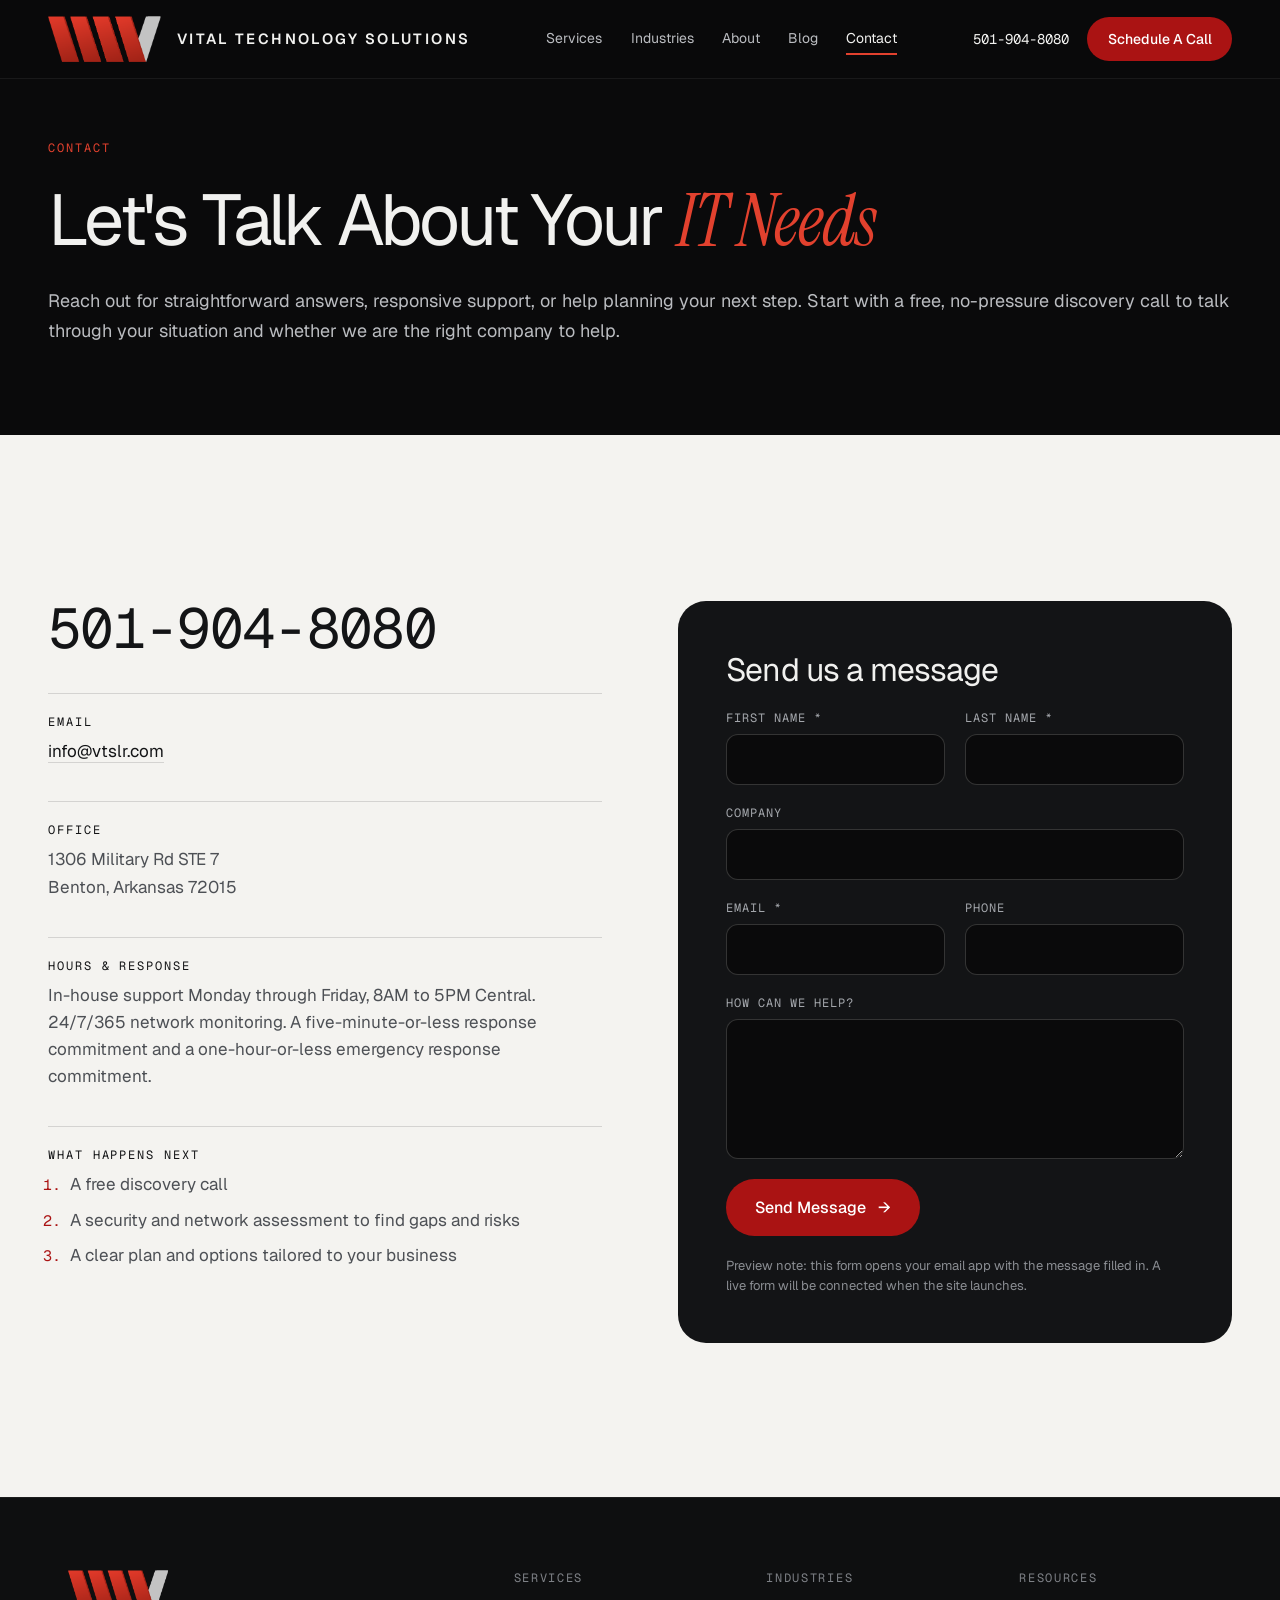
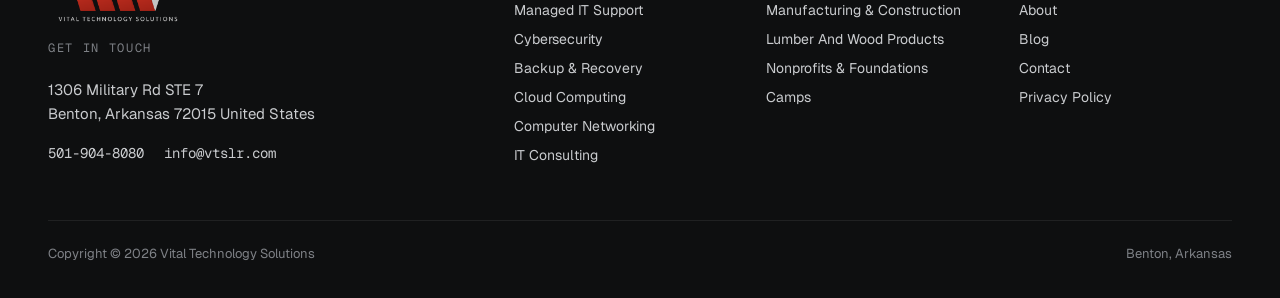
<file: contact.html>
<!DOCTYPE html>
<html lang="en">
<head>
  <meta charset="utf-8">
  <meta name="viewport" content="width=device-width, initial-scale=1">
  <title>Contact Us | Vital Technology Solutions</title>
  <meta name="description" content="Talk with Vital Technology Solutions in Benton, Arkansas about your IT needs. Call 501-904-8080 or send us a message.">
  <meta name="robots" content="noindex">
  <link rel="icon" type="image/png" href="images/favicon.png">
  <link rel="preconnect" href="https://fonts.googleapis.com">
  <link rel="preconnect" href="https://fonts.gstatic.com" crossorigin>
  <link rel="stylesheet" href="https://fonts.googleapis.com/css2?family=Geist:wght@300;400;500;600&family=Geist+Mono:wght@400;500;600&family=Instrument+Serif:ital@0;1&display=swap">
  <link rel="stylesheet" href="css/styles.css">
  <script src="js/main.js" defer></script>
</head>
<body>
  <a class="skip-link" href="#main">Skip to content</a>

  <header class="site-header">
    <div class="site-header__inner">
      <a class="brand" href="index.html" aria-label="Vital Technology Solutions home">
        <img src="images/logo-mark.png" alt="" width="113" height="46">
        <span class="brand__name">Vital Technology Solutions</span>
      </a>
      <nav class="site-nav" id="site-nav" aria-label="Main">
        <a href="services.html">Services</a>
        <a href="who-we-serve.html">Industries</a>
        <a href="about.html">About</a>
        <span class="coming-soon" title="Coming soon">Blog</span>
        <a href="contact.html" aria-current="page">Contact</a>
      </nav>
      <div class="site-header__actions">
        <a class="site-header__phone" href="tel:501-904-8080">501-904-8080</a>
        <a class="site-header__cta" href="contact.html">Schedule A Call</a>
        <button class="nav-toggle" type="button" aria-controls="site-nav" aria-expanded="false" aria-label="Open menu"><span></span></button>
      </div>
    </div>
  </header>

  <main id="main">
    <section class="cyber-hero contact-hero theme-black" style="min-height:auto;padding-bottom:clamp(56px,7vw,96px)">
      <div class="cyber-hero__grid" style="grid-template-columns:1fr">
        <div class="cyber-hero__copy">
          <div class="breadcrumb label" data-intro>
            <span class="breadcrumb__current">Contact</span>
          </div>
          <h1 class="cyber-hero__title" data-intro>Let's Talk About Your <span class="accent">IT Needs</span></h1>
          <p class="lede" data-intro>Reach out for straightforward answers, responsive support, or help planning your next step. Start with a free, no-pressure discovery call to talk through your situation and whether we are the right company to help.</p>
        </div>
      </div>
    </section>

    <section class="contact theme-paper">
      <div class="container contact__grid" style="padding-top:clamp(56px,7vw,96px)">
        <div class="contact__info" data-reveal>
          <a class="contact__phone" href="tel:501-904-8080">501-904-8080</a>
          <div class="contact__block">
            <span class="label">Email</span>
            <p><a href="mailto:info@vtslr.com">info@vtslr.com</a></p>
          </div>
          <div class="contact__block">
            <span class="label">Office</span>
            <address>1306 Military Rd STE 7<br>Benton, Arkansas 72015</address>
          </div>
          <div class="contact__block">
            <span class="label">Hours &amp; response</span>
            <p>In-house support Monday through Friday, 8AM to 5PM Central. 24/7/365 network monitoring. A five-minute-or-less response commitment and a one-hour-or-less emergency response commitment.</p>
          </div>
          <div class="contact__block">
            <span class="label">What happens next</span>
            <ol class="contact__steps"><li>A free discovery call</li><li>A security and network assessment to find gaps and risks</li><li>A clear plan and options tailored to your business</li></ol>
          </div>
        </div>

        <form class="contact-form" id="contact-form" data-reveal>
          <h2>Send us a message</h2>
          <div class="contact-form__row">
            <div class="field"><label for="first">First name *</label><input id="first" name="first" type="text" autocomplete="given-name" required></div>
            <div class="field"><label for="last">Last name *</label><input id="last" name="last" type="text" autocomplete="family-name" required></div>
          </div>
          <div class="field"><label for="company">Company</label><input id="company" name="company" type="text" autocomplete="organization"></div>
          <div class="contact-form__row">
            <div class="field"><label for="email">Email *</label><input id="email" name="email" type="email" autocomplete="email" required></div>
            <div class="field"><label for="phone">Phone</label><input id="phone" name="phone" type="tel" autocomplete="tel"></div>
          </div>
          <div class="field"><label for="message">How can we help?</label><textarea id="message" name="message"></textarea></div>
          <button class="btn btn--primary" type="submit">Send Message <span aria-hidden="true">→</span></button>
          <p class="contact-form__note">Preview note: this form opens your email app with the message filled in. A live form will be connected when the site launches.</p>
        </form>
      </div>
    </section>
  </main>

  <footer class="site-footer">
    <div class="site-footer__inner">
      <div class="site-footer__grid">
        <div class="site-footer__contact">
          <img class="site-footer__logo" src="images/logo-full.png" alt="Vital Technology Solutions" width="140" height="52" loading="lazy">
          <h2 class="footer-heading">Get In Touch</h2>
          <address class="site-footer__address">1306 Military Rd STE 7<br>Benton, Arkansas 72015 United States</address>
          <div class="site-footer__links"><a href="tel:501-904-8080">501-904-8080</a><a href="mailto:info@vtslr.com">info@vtslr.com</a></div>
        </div>
        <div class="footer-column">
          <h2 class="footer-heading">Services</h2>
          <a href="managed-it-support.html">Managed IT Support</a>
          <a href="cybersecurity.html">Cybersecurity</a>
          <a href="backup-recovery.html">Backup &amp; Recovery</a>
          <span class="coming-soon">Cloud Computing</span>
          <span class="coming-soon">Computer Networking</span>
          <span class="coming-soon">IT Consulting</span>
        </div>
        <div class="footer-column">
          <h2 class="footer-heading">Industries</h2>
          <a href="who-we-serve.html#manufacturing">Manufacturing &amp; Construction</a>
          <a href="who-we-serve.html#lumber">Lumber And Wood Products</a>
          <a href="who-we-serve.html#nonprofits">Nonprofits &amp; Foundations</a>
          <a href="who-we-serve.html#camps">Camps</a>
        </div>
        <div class="footer-column">
          <h2 class="footer-heading">Resources</h2>
          <a href="about.html">About</a>
          <span class="coming-soon">Blog</span>
          <a href="contact.html">Contact</a>
          <span class="coming-soon">Privacy Policy</span>
        </div>
      </div>
      <div class="site-footer__bottom"><span>Copyright © 2026 Vital Technology Solutions</span><span>Benton, Arkansas</span></div>
    </div>
  </footer>
</body>
</html>
</file>
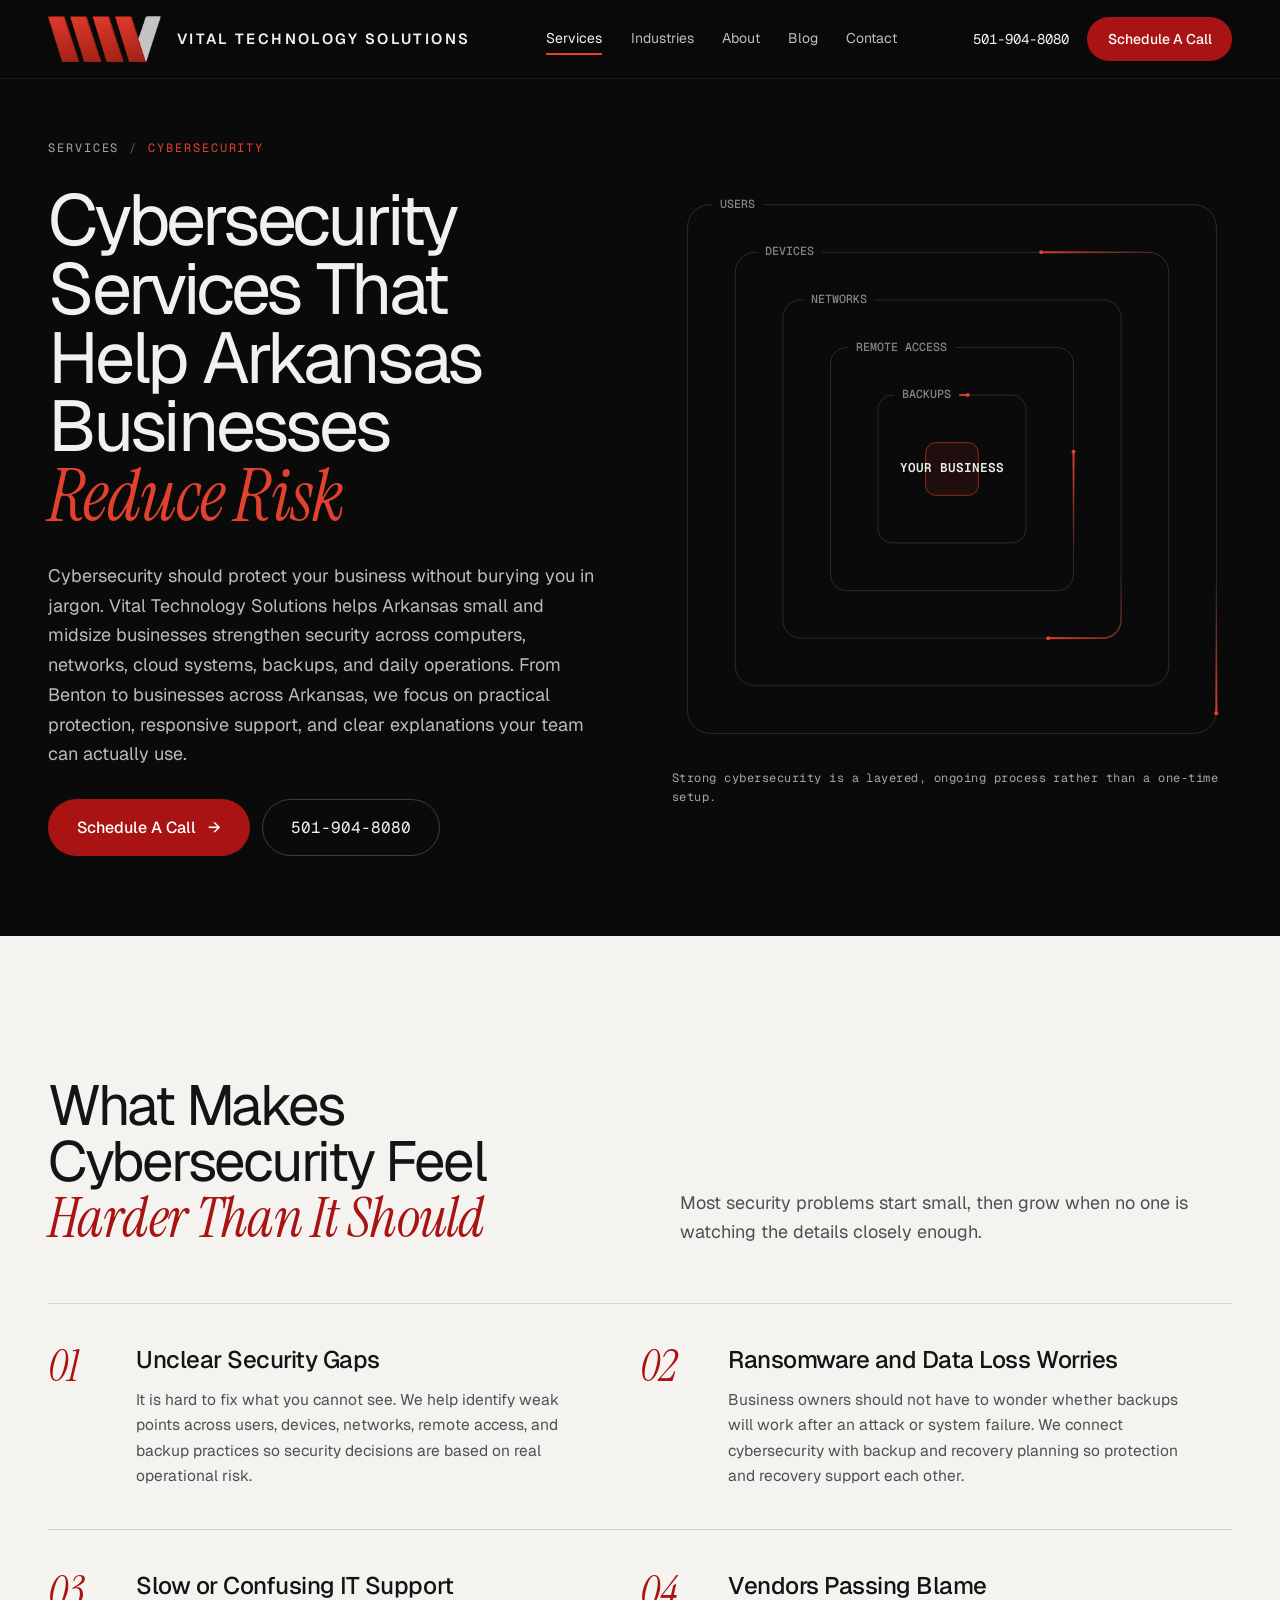
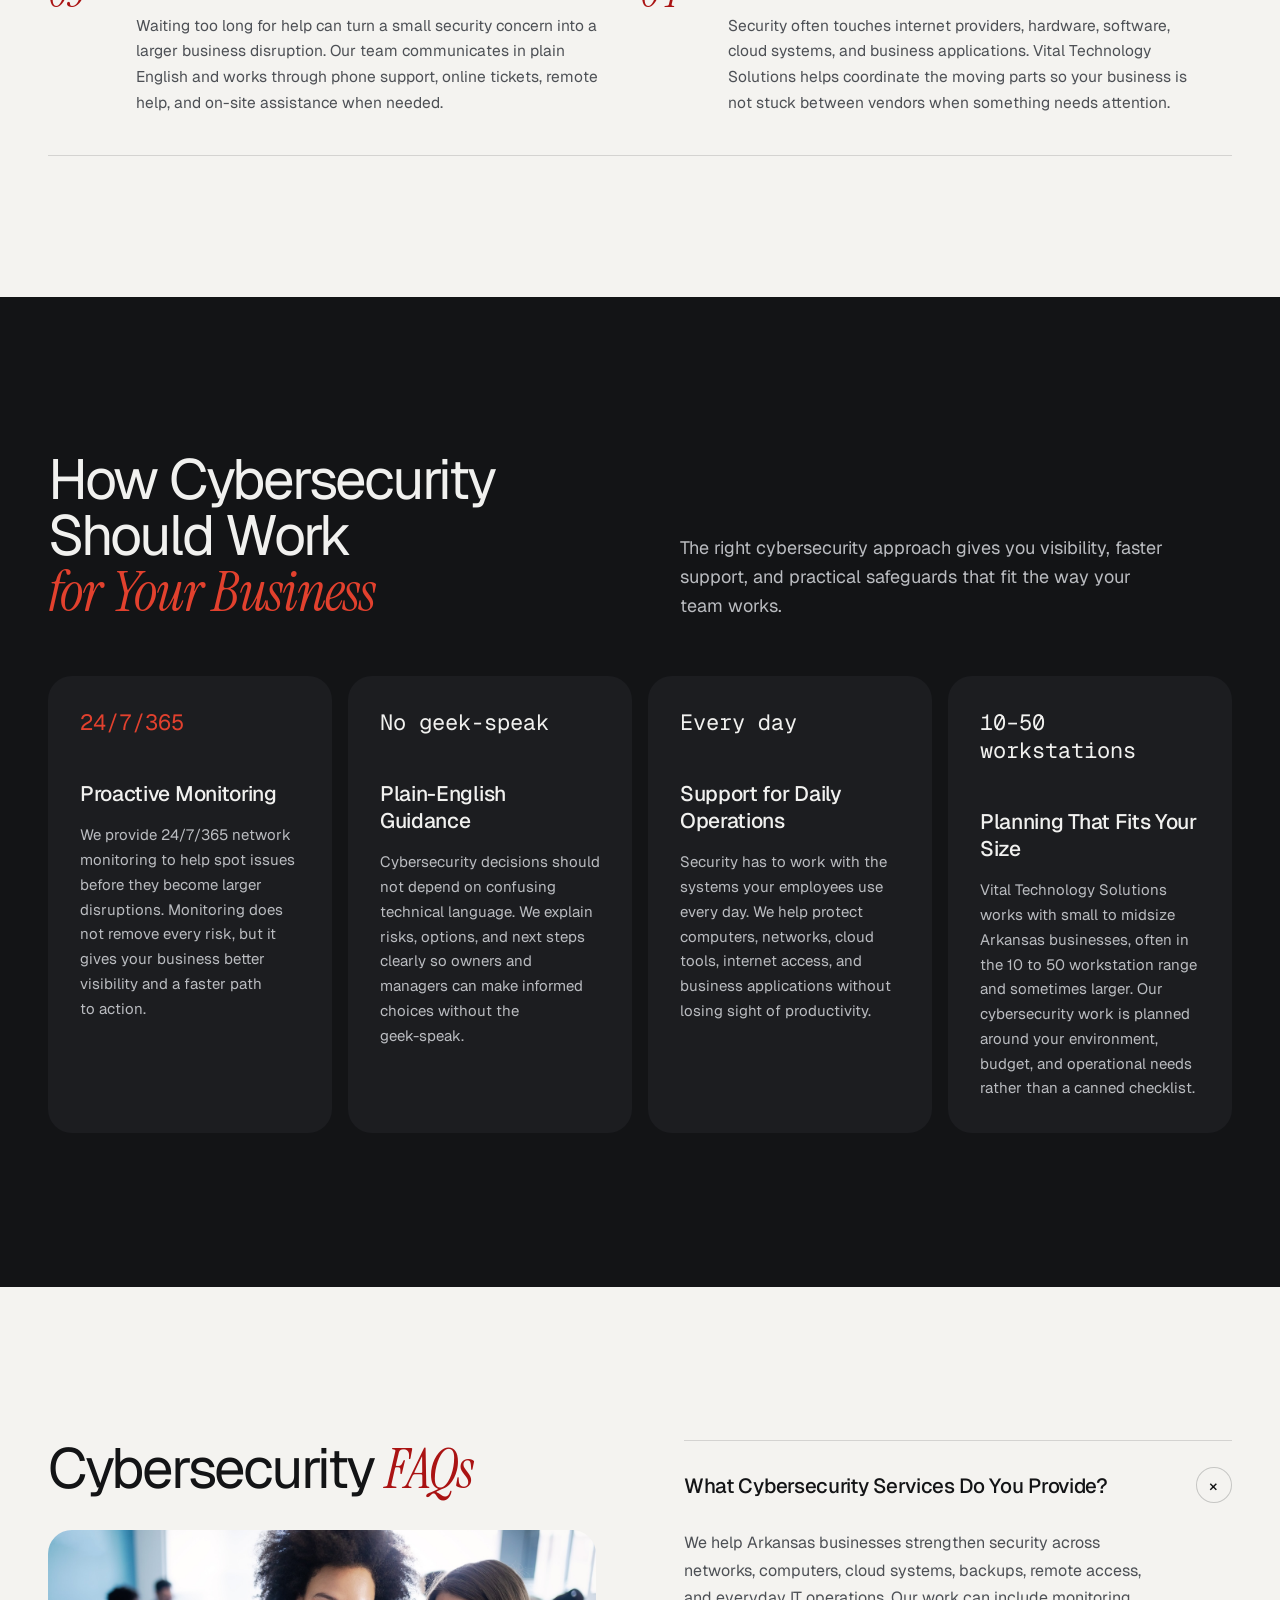
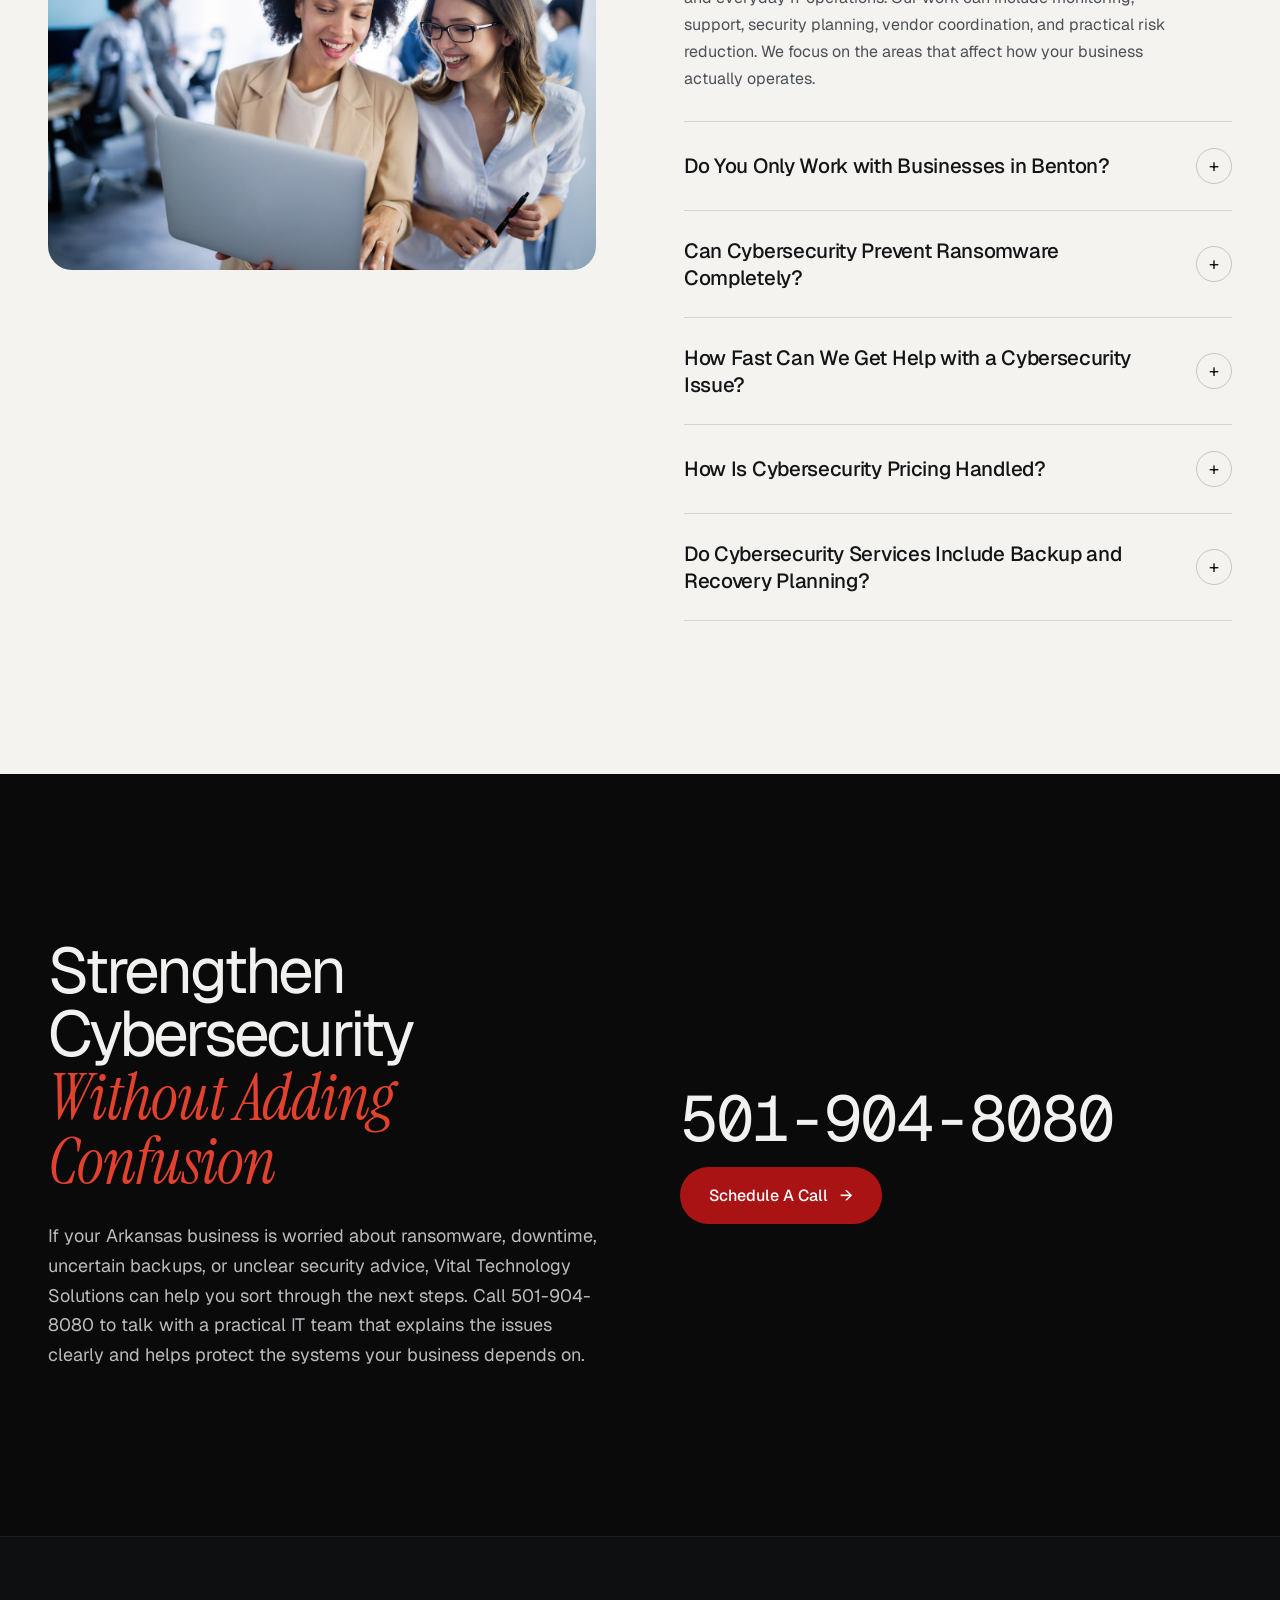
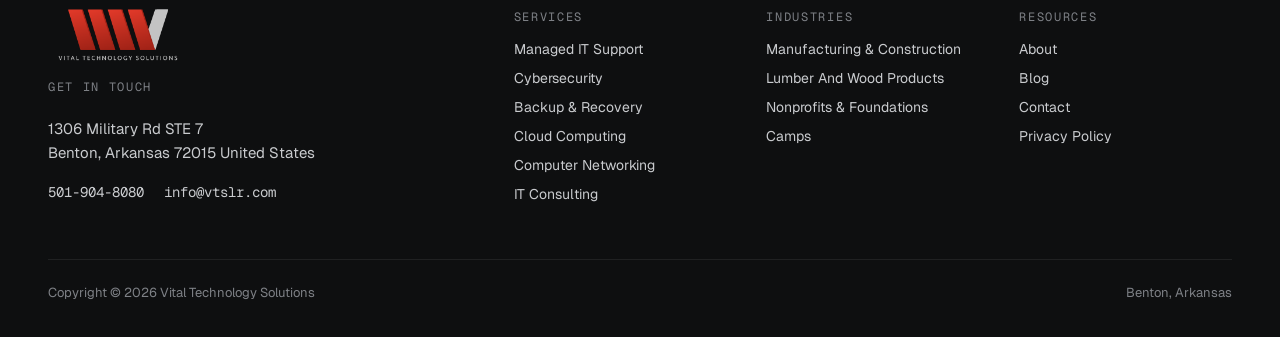
<file: cybersecurity.html>
<!DOCTYPE html>
<html lang="en">
<head>
  <meta charset="utf-8">
  <meta name="viewport" content="width=device-width, initial-scale=1">
  <title>Cybersecurity Services | Vital Technology Solutions</title>
  <meta name="description" content="Practical cybersecurity for Arkansas small and midsize businesses: protection across computers, networks, cloud systems, and backups, explained in plain English.">
  <meta name="robots" content="noindex">
  <link rel="icon" type="image/png" href="images/favicon.png">
  <link rel="preconnect" href="https://fonts.googleapis.com">
  <link rel="preconnect" href="https://fonts.gstatic.com" crossorigin>
  <link rel="stylesheet" href="https://fonts.googleapis.com/css2?family=Geist:wght@300;400;500;600&family=Geist+Mono:wght@400;500;600&family=Instrument+Serif:ital@0;1&display=swap">
  <link rel="stylesheet" href="css/styles.css">
  <script src="js/layered-defense.js" defer></script>
  <script src="js/main.js" defer></script>
</head>
<body>
  <a class="skip-link" href="#main">Skip to content</a>

  <header class="site-header">
    <div class="site-header__inner">
      <a class="brand" href="index.html" aria-label="Vital Technology Solutions home">
        <img src="images/logo-mark.png" alt="" width="113" height="46">
        <span class="brand__name">Vital Technology Solutions</span>
      </a>
      <nav class="site-nav" id="site-nav" aria-label="Main">
        <a href="services.html" aria-current="page">Services</a>
        <a href="who-we-serve.html">Industries</a>
        <a href="about.html">About</a>
        <span class="coming-soon" title="Coming soon">Blog</span>
        <a href="contact.html">Contact</a>
      </nav>
      <div class="site-header__actions">
        <a class="site-header__phone" href="tel:501-904-8080">501-904-8080</a>
        <a class="site-header__cta" href="contact.html">Schedule A Call</a>
        <button class="nav-toggle" type="button" aria-controls="site-nav" aria-expanded="false" aria-label="Open menu"><span></span></button>
      </div>
    </div>
  </header>

  <main id="main">
    <section class="cyber-hero theme-black">
      <div class="cyber-hero__grid">
        <div class="cyber-hero__copy">
          <div class="breadcrumb label" data-intro>
            <a href="services.html">Services</a><span class="breadcrumb__separator" aria-hidden="true">/</span><span class="breadcrumb__current">Cybersecurity</span>
          </div>
          <h1 class="cyber-hero__title" data-intro>Cybersecurity Services That Help Arkansas Businesses <span class="accent">Reduce Risk</span></h1>
          <p class="lede" data-intro>Cybersecurity should protect your business without burying you in jargon. Vital Technology Solutions helps Arkansas small and midsize businesses strengthen security across computers, networks, cloud systems, backups, and daily operations. From Benton to businesses across Arkansas, we focus on practical protection, responsive support, and clear explanations your team can actually use.</p>
          <div class="btn-row" data-intro>
            <a class="btn btn--primary" href="#cta">Schedule A Call <span aria-hidden="true">→</span></a>
            <a class="btn btn--outline btn--phone" href="tel:501-904-8080">501-904-8080</a>
          </div>
        </div>
        <div class="cyber-hero__diagram" data-intro>
          <layered-defense accent="#E2412E" ink="#EDEDEB" bg="#0A0A0B" role="img" aria-label="Diagram of security layers around your business: users, devices, networks, remote access, and backups"></layered-defense>
          <p class="cyber-hero__caption">Strong cybersecurity is a layered, ongoing process rather than a one-time setup.</p>
        </div>
      </div>
    </section>

    <section class="cyber-problems-section theme-paper">
      <div class="container stack">
        <div class="split-intro" data-reveal>
          <h2 class="heading-xl">What Makes Cybersecurity Feel <span class="accent">Harder Than It Should</span></h2>
          <p class="lede">Most security problems start small, then grow when no one is watching the details closely enough.</p>
        </div>
        <div class="cyber-problems" data-reveal>
          <div class="cyber-problem">
            <span class="cyber-problem__number">01</span>
            <div class="cyber-problem__body"><h3>Unclear Security Gaps</h3><p class="card-text">It is hard to fix what you cannot see. We help identify weak points across users, devices, networks, remote access, and backup practices so security decisions are based on real operational risk.</p></div>
          </div>
          <div class="cyber-problem">
            <span class="cyber-problem__number">02</span>
            <div class="cyber-problem__body"><h3>Ransomware and Data Loss Worries</h3><p class="card-text">Business owners should not have to wonder whether backups will work after an attack or system failure. We connect cybersecurity with backup and recovery planning so protection and recovery support each other.</p></div>
          </div>
          <div class="cyber-problem">
            <span class="cyber-problem__number">03</span>
            <div class="cyber-problem__body"><h3>Slow or Confusing IT Support</h3><p class="card-text">Waiting too long for help can turn a small security concern into a larger business disruption. Our team communicates in plain English and works through phone support, online tickets, remote help, and on-site assistance when needed.</p></div>
          </div>
          <div class="cyber-problem">
            <span class="cyber-problem__number">04</span>
            <div class="cyber-problem__body"><h3>Vendors Passing Blame</h3><p class="card-text">Security often touches internet providers, hardware, software, cloud systems, and business applications. Vital Technology Solutions helps coordinate the moving parts so your business is not stuck between vendors when something needs attention.</p></div>
          </div>
        </div>
      </div>
    </section>

    <section class="section theme-charcoal">
      <div class="container approach stack">
        <div class="split-intro" data-reveal>
          <h2 class="heading-xl">How Cybersecurity Should Work <span class="accent">for Your Business</span></h2>
          <p class="lede">The right cybersecurity approach gives you visibility, faster support, and practical safeguards that fit the way your team works.</p>
        </div>
        <div class="approach__cards" data-reveal>
          <div class="approach-card">
            <span class="approach-card__tag stat__value--accent">24/7/365</span>
            <h3>Proactive Monitoring</h3>
            <p class="card-text">We provide 24/7/365 network monitoring to help spot issues before they become larger disruptions. Monitoring does not remove every risk, but it gives your business better visibility and a faster path to action.</p>
          </div>
          <div class="approach-card">
            <span class="approach-card__tag">No geek-speak</span>
            <h3>Plain-English Guidance</h3>
            <p class="card-text">Cybersecurity decisions should not depend on confusing technical language. We explain risks, options, and next steps clearly so owners and managers can make informed choices without the geek-speak.</p>
          </div>
          <div class="approach-card">
            <span class="approach-card__tag">Every day</span>
            <h3>Support for Daily Operations</h3>
            <p class="card-text">Security has to work with the systems your employees use every day. We help protect computers, networks, cloud tools, internet access, and business applications without losing sight of productivity.</p>
          </div>
          <div class="approach-card">
            <span class="approach-card__tag">10–50 workstations</span>
            <h3>Planning That Fits Your Size</h3>
            <p class="card-text">Vital Technology Solutions works with small to midsize Arkansas businesses, often in the 10 to 50 workstation range and sometimes larger. Our cybersecurity work is planned around your environment, budget, and operational needs rather than a canned checklist.</p>
          </div>
        </div>
      </div>
    </section>

    <section class="section theme-paper">
      <div class="container faq-layout">
        <div class="faq-layout__aside" data-reveal>
          <h2 class="heading-xl">Cybersecurity <span class="accent">FAQs</span></h2>
          <div class="faq-layout__photo photo-frame">
            <img src="images/team-laptop.jpg" alt="Two colleagues reviewing work on a laptop" width="1400" height="933" loading="lazy">
          </div>
        </div>
        <div class="faq-list" data-reveal>
          <details class="faq" name="faq" open>
            <summary><span>What Cybersecurity Services Do You Provide?</span><span class="faq__icon" aria-hidden="true">+</span></summary>
            <p>We help Arkansas businesses strengthen security across networks, computers, cloud systems, backups, remote access, and everyday IT operations. Our work can include monitoring, support, security planning, vendor coordination, and practical risk reduction. We focus on the areas that affect how your business actually operates.</p>
          </details>
          <details class="faq" name="faq">
            <summary><span>Do You Only Work with Businesses in Benton?</span><span class="faq__icon" aria-hidden="true">+</span></summary>
            <p>Vital Technology Solutions is based in Benton and serves businesses across Arkansas. We support small and midsize organizations that rely on computers, internet access, networks, and business software every day. Remote support, phone support, online tickets, and on-site help allow us to assist clients in a practical way.</p>
          </details>
          <details class="faq" name="faq">
            <summary><span>Can Cybersecurity Prevent Ransomware Completely?</span><span class="faq__icon" aria-hidden="true">+</span></summary>
            <p>No provider can honestly promise that ransomware will never happen. What we can do is help reduce exposure, improve monitoring, strengthen recovery planning, and address weak points before they become larger problems. Strong cybersecurity is a layered, ongoing process rather than a one-time setup.</p>
          </details>
          <details class="faq" name="faq">
            <summary><span>How Fast Can We Get Help with a Cybersecurity Issue?</span><span class="faq__icon" aria-hidden="true">+</span></summary>
            <p>We offer a five-minute-or-less response commitment and a one-hour-or-less emergency response commitment. Many issues can be reviewed remotely, which can help speed up troubleshooting and reduce downtime. When on-site help is needed, we work to coordinate the right next step quickly and clearly.</p>
          </details>
          <details class="faq" name="faq">
            <summary><span>How Is Cybersecurity Pricing Handled?</span><span class="faq__icon" aria-hidden="true">+</span></summary>
            <p>Pricing depends on your business size, systems, needs, and budget. Our managed services and cloud services are flat-rate fee offerings with packages built around your environment. A conversation about your current risks and support needs is the best way to define the right scope.</p>
          </details>
          <details class="faq" name="faq">
            <summary><span>Do Cybersecurity Services Include Backup and Recovery Planning?</span><span class="faq__icon" aria-hidden="true">+</span></summary>
            <p>Cybersecurity and backup planning should work together. We provide data backup and recovery services as part of our broader IT support capabilities. That matters because a strong security plan should also consider how your business can recover if files, systems, or access are disrupted.</p>
          </details>
        </div>
      </div>
    </section>

    <section class="cta theme-black" id="cta">
      <div class="cyber-cta__grid" data-reveal>
        <div class="cyber-cta__copy">
          <h2 class="heading-cta">Strengthen Cybersecurity <span class="accent">Without Adding Confusion</span></h2>
          <p class="lede">If your Arkansas business is worried about ransomware, downtime, uncertain backups, or unclear security advice, Vital Technology Solutions can help you sort through the next steps. Call 501-904-8080 to talk with a practical IT team that explains the issues clearly and helps protect the systems your business depends on.</p>
        </div>
        <div class="cyber-cta__actions">
          <a class="cyber-cta__phone" href="tel:501-904-8080">501-904-8080</a>
          <a class="btn btn--primary" href="mailto:info@vtslr.com?subject=Schedule%20a%20call">Schedule A Call <span aria-hidden="true">→</span></a>
        </div>
      </div>
    </section>
  </main>

  <footer class="site-footer">
    <div class="site-footer__inner">
      <div class="site-footer__grid">
        <div class="site-footer__contact">
          <img class="site-footer__logo" src="images/logo-full.png" alt="Vital Technology Solutions" width="140" height="52" loading="lazy">
          <h2 class="footer-heading">Get In Touch</h2>
          <address class="site-footer__address">1306 Military Rd STE 7<br>Benton, Arkansas 72015 United States</address>
          <div class="site-footer__links"><a href="tel:501-904-8080">501-904-8080</a><a href="mailto:info@vtslr.com">info@vtslr.com</a></div>
        </div>
        <div class="footer-column">
          <h2 class="footer-heading">Services</h2>
          <a href="managed-it-support.html">Managed IT Support</a>
          <a href="cybersecurity.html">Cybersecurity</a>
          <a href="backup-recovery.html">Backup &amp; Recovery</a>
          <span class="coming-soon">Cloud Computing</span>
          <span class="coming-soon">Computer Networking</span>
          <span class="coming-soon">IT Consulting</span>
        </div>
        <div class="footer-column">
          <h2 class="footer-heading">Industries</h2>
          <a href="who-we-serve.html#manufacturing">Manufacturing &amp; Construction</a>
          <a href="who-we-serve.html#lumber">Lumber And Wood Products</a>
          <a href="who-we-serve.html#nonprofits">Nonprofits &amp; Foundations</a>
          <a href="who-we-serve.html#camps">Camps</a>
        </div>
        <div class="footer-column">
          <h2 class="footer-heading">Resources</h2>
          <a href="about.html">About</a>
          <span class="coming-soon">Blog</span>
          <a href="contact.html">Contact</a>
          <span class="coming-soon">Privacy Policy</span>
        </div>
      </div>
      <div class="site-footer__bottom"><span>Copyright © 2026 Vital Technology Solutions</span><span>Benton, Arkansas</span></div>
    </div>
  </footer>
</body>
</html>
</file>
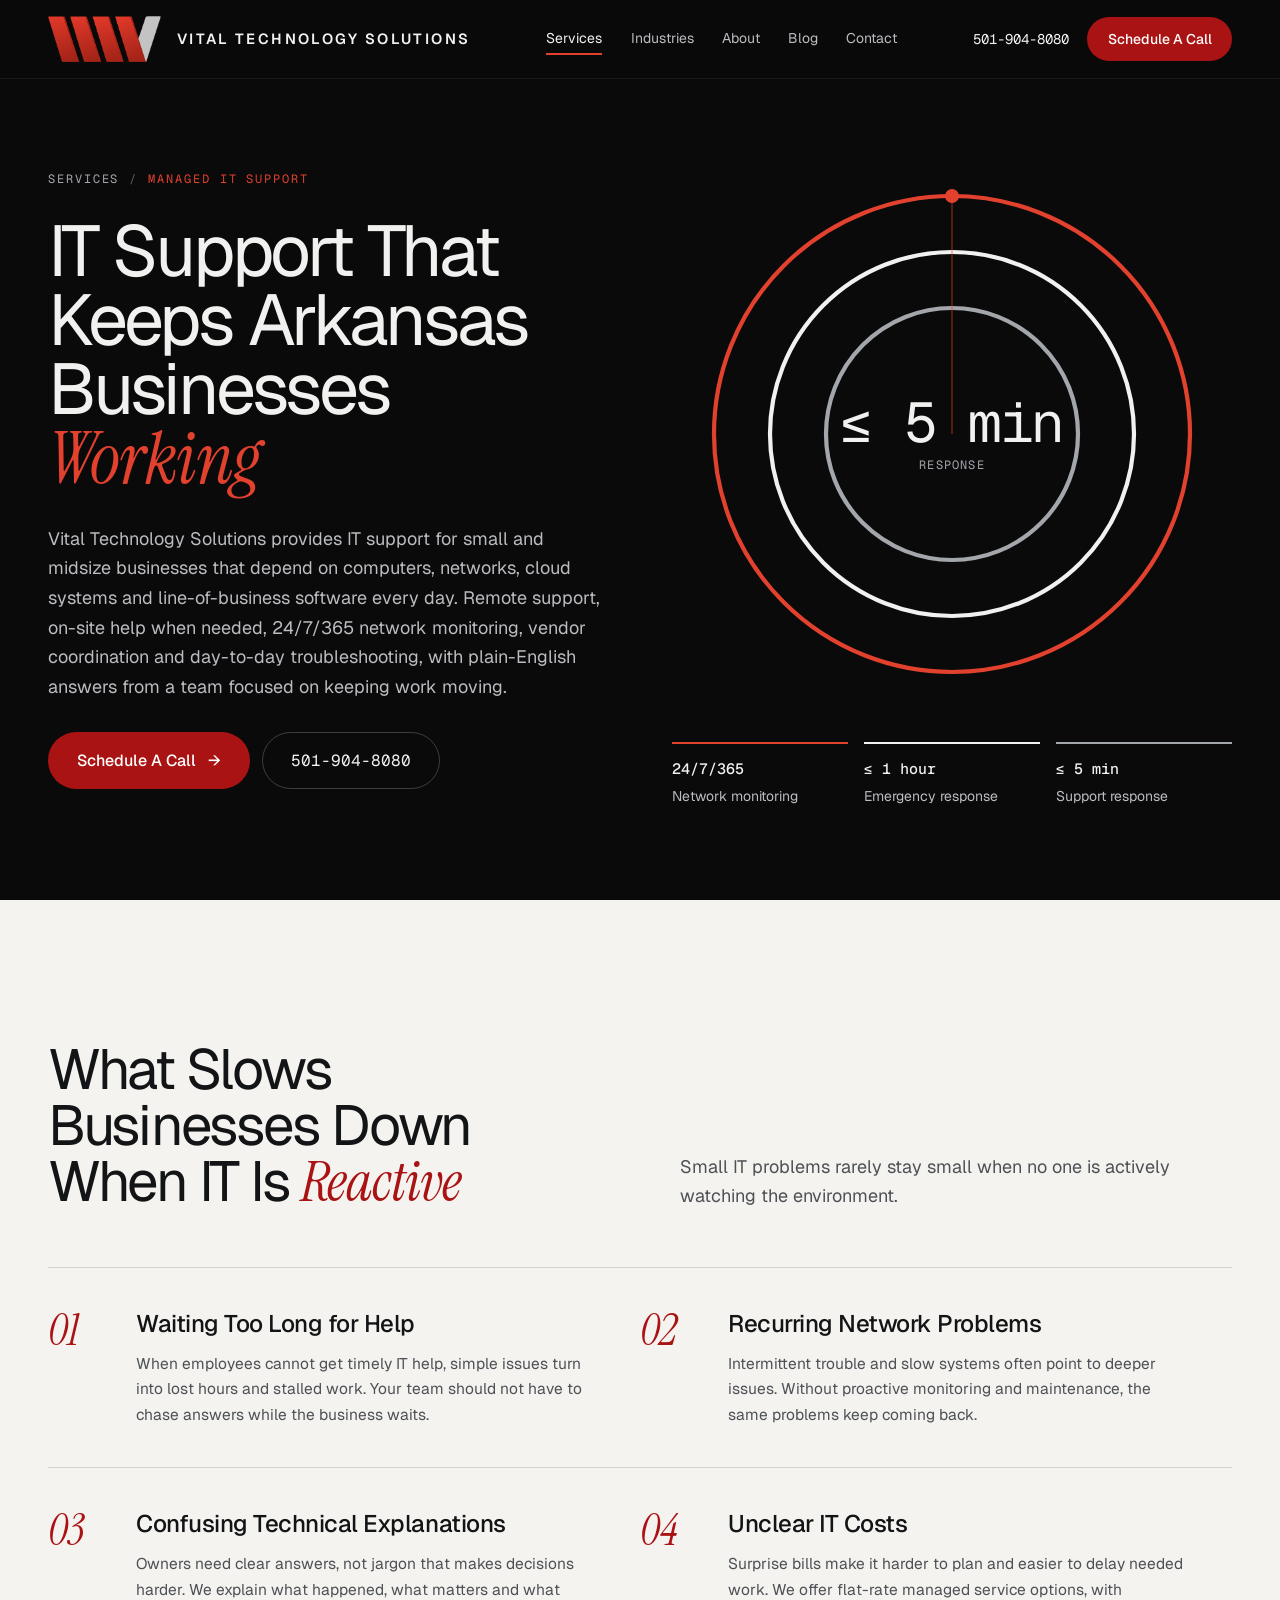
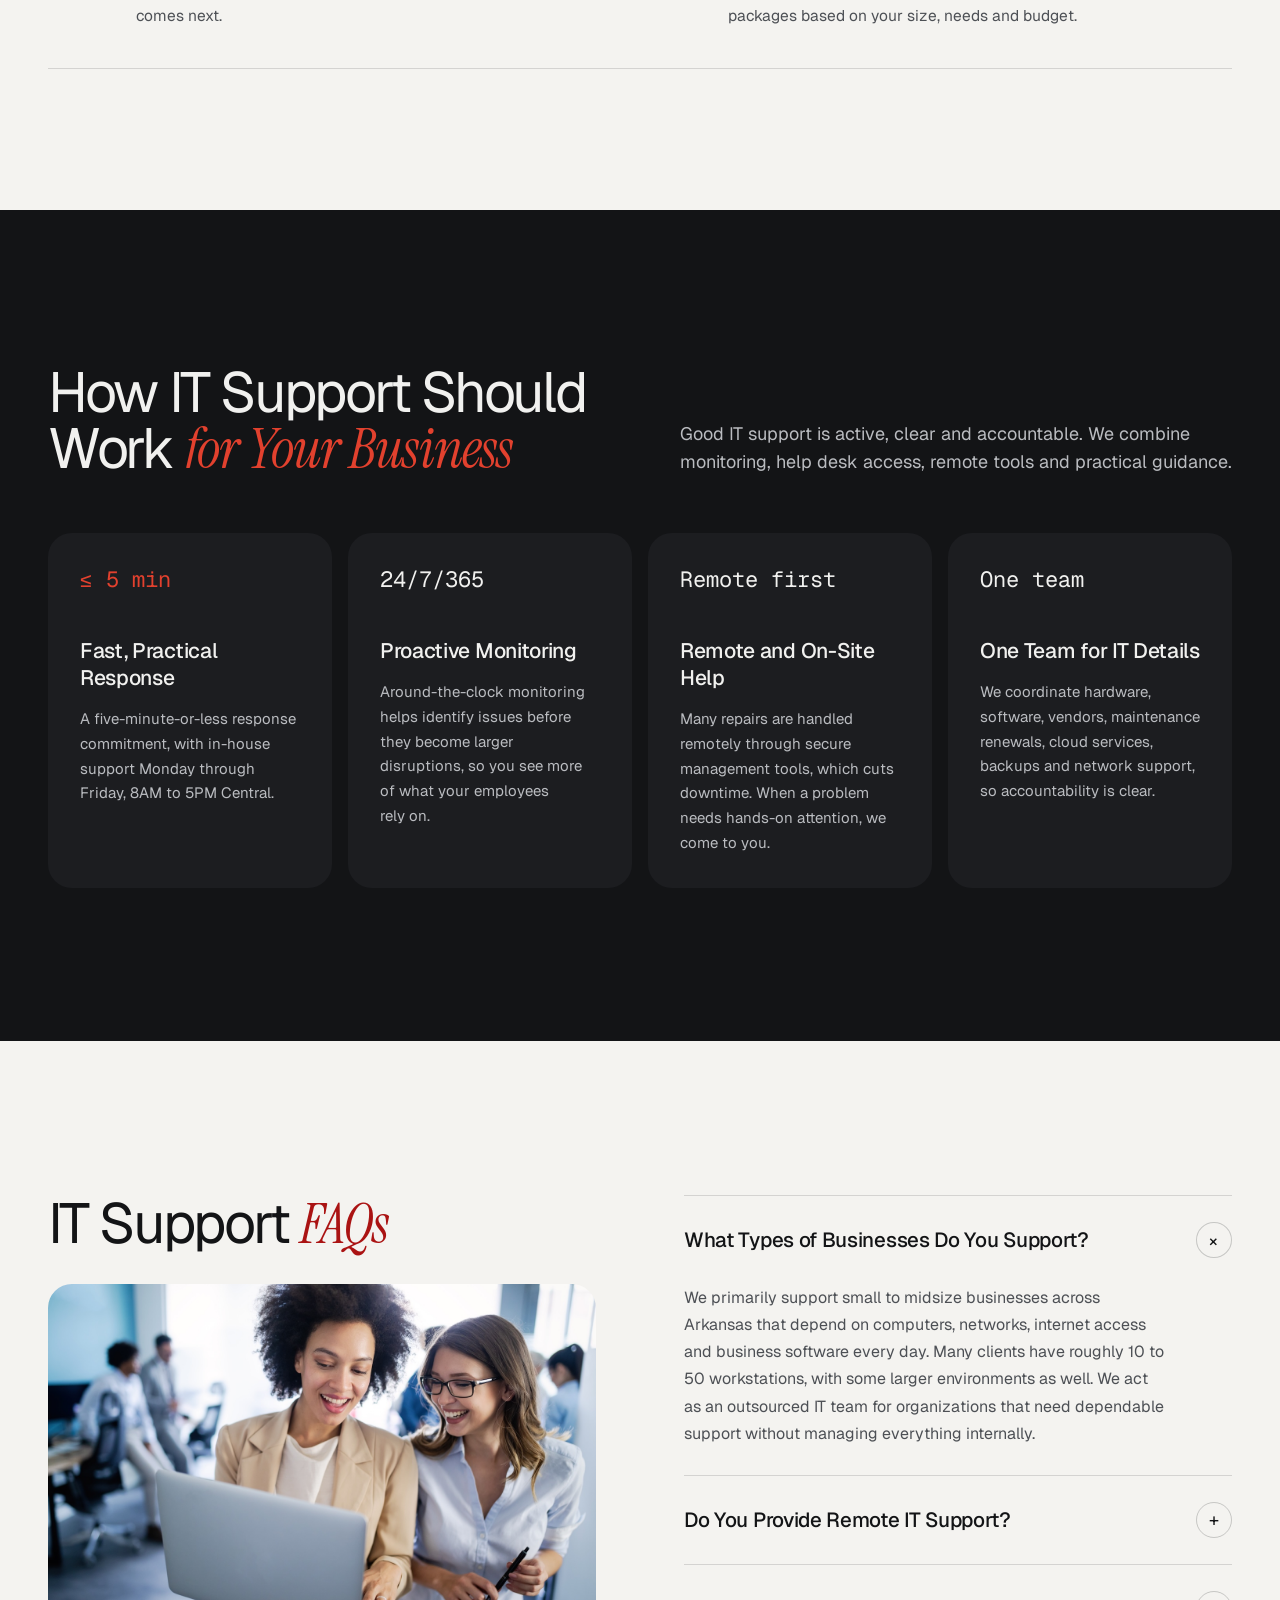
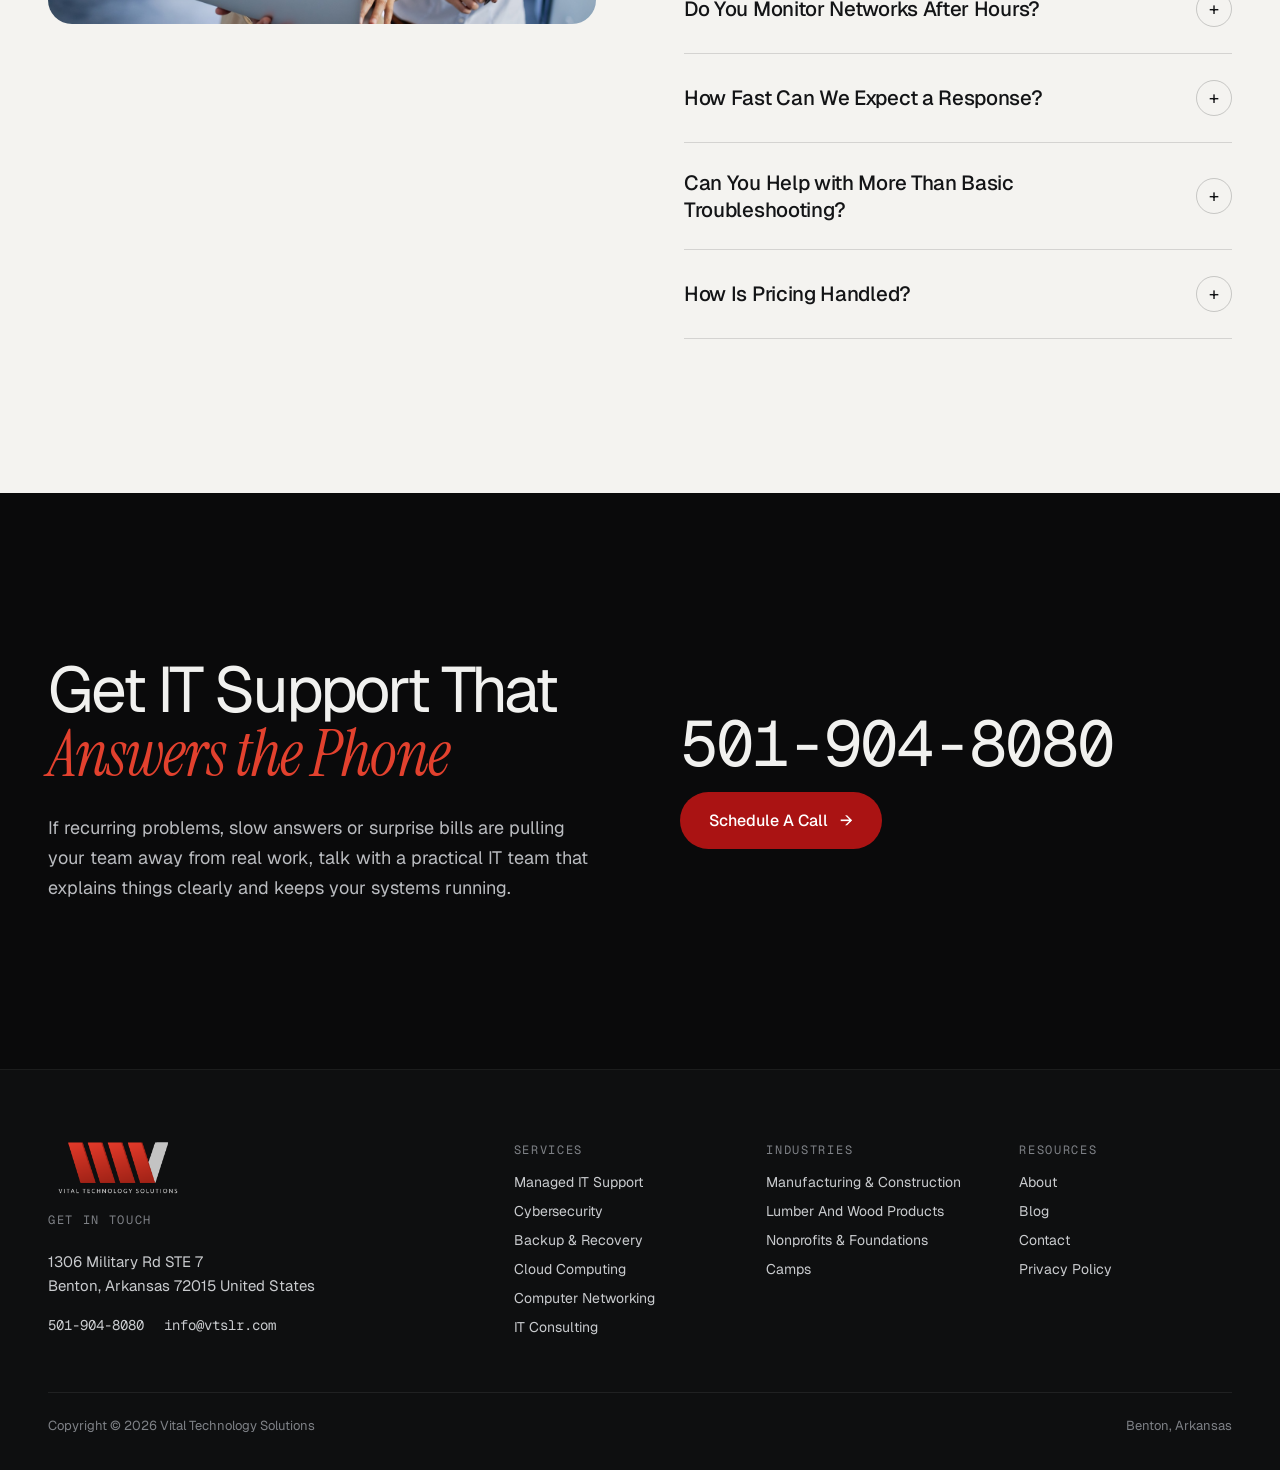
<file: managed-it-support.html>
<!DOCTYPE html>
<html lang="en">
<head>
  <meta charset="utf-8">
  <meta name="viewport" content="width=device-width, initial-scale=1">
  <title>Managed IT Support | Vital Technology Solutions</title>
  <meta name="description" content="Managed IT support for Arkansas small and midsize businesses: responsive help desk, remote and on-site support, and 24/7/365 network monitoring, explained in plain English.">
  <meta name="robots" content="noindex">
  <link rel="icon" type="image/png" href="images/favicon.png">
  <link rel="preconnect" href="https://fonts.googleapis.com">
  <link rel="preconnect" href="https://fonts.gstatic.com" crossorigin>
  <link rel="stylesheet" href="https://fonts.googleapis.com/css2?family=Geist:wght@300;400;500;600&family=Geist+Mono:wght@400;500;600&family=Instrument+Serif:ital@0;1&display=swap">
  <link rel="stylesheet" href="css/styles.css">
  <script src="js/main.js" defer></script>
</head>
<body>
  <a class="skip-link" href="#main">Skip to content</a>

  <header class="site-header">
    <div class="site-header__inner">
      <a class="brand" href="index.html" aria-label="Vital Technology Solutions home">
        <img src="images/logo-mark.png" alt="" width="113" height="46">
        <span class="brand__name">Vital Technology Solutions</span>
      </a>
      <nav class="site-nav" id="site-nav" aria-label="Main">
        <a href="services.html" aria-current="page">Services</a>
        <a href="who-we-serve.html">Industries</a>
        <a href="about.html">About</a>
        <span class="coming-soon" title="Coming soon">Blog</span>
        <a href="contact.html">Contact</a>
      </nav>
      <div class="site-header__actions">
        <a class="site-header__phone" href="tel:501-904-8080">501-904-8080</a>
        <a class="site-header__cta" href="contact.html">Schedule A Call</a>
        <button class="nav-toggle" type="button" aria-controls="site-nav" aria-expanded="false" aria-label="Open menu"><span></span></button>
      </div>
    </div>
  </header>

  <main id="main">
    <section class="cyber-hero theme-black">
      <div class="cyber-hero__grid">
        <div class="cyber-hero__copy">
          <div class="breadcrumb label" data-intro>
            <a href="services.html">Services</a><span class="breadcrumb__separator" aria-hidden="true">/</span><span class="breadcrumb__current">Managed IT Support</span>
          </div>
          <h1 class="cyber-hero__title" data-intro>IT Support That Keeps Arkansas Businesses <span class="accent">Working</span></h1>
          <p class="lede" data-intro>Vital Technology Solutions provides IT support for small and midsize businesses that depend on computers, networks, cloud systems and line-of-business software every day. Remote support, on-site help when needed, 24/7/365 network monitoring, vendor coordination and day-to-day troubleshooting, with plain-English answers from a team focused on keeping work moving.</p>
          <div class="btn-row" data-intro>
            <a class="btn btn--primary" href="contact.html">Schedule A Call <span aria-hidden="true">→</span></a>
            <a class="btn btn--outline btn--phone" href="tel:501-904-8080">501-904-8080</a>
          </div>
        </div>
        <div class="sla-panel" data-intro>
          <div class="sla-panel__figure" role="img" aria-label="Three rings showing our support commitments: five-minute response, one-hour emergency response, and 24/7/365 monitoring">
            <svg viewBox="0 0 400 400" aria-hidden="true">
              <circle class="sla-ring sla-ring--track" cx="200" cy="200" r="170"/>
              <circle class="sla-ring sla-ring--track" cx="200" cy="200" r="130"/>
              <circle class="sla-ring sla-ring--track" cx="200" cy="200" r="90"/>
              <circle class="sla-ring sla-ring--a" cx="200" cy="200" r="170"/>
              <circle class="sla-ring sla-ring--b" cx="200" cy="200" r="130"/>
              <circle class="sla-ring sla-ring--c" cx="200" cy="200" r="90"/>
              <g class="sla-sweep">
                <line x1="200" y1="200" x2="200" y2="30" stroke="#E2412E" stroke-opacity="0.35" stroke-width="1.5"/>
                <circle class="sla-dot" cx="200" cy="30" r="5"/>
              </g>
            </svg>
            <div class="sla-panel__center">
              <span class="sla-panel__value">≤ 5 min</span>
              <span class="sla-panel__label">Response</span>
            </div>
          </div>
          <div class="sla-legend">
            <div class="sla-legend__item sla-legend__item--a"><strong>24/7/365</strong>Network monitoring</div>
            <div class="sla-legend__item"><strong>≤ 1 hour</strong>Emergency response</div>
            <div class="sla-legend__item sla-legend__item--c"><strong>≤ 5 min</strong>Support response</div>
          </div>
        </div>
      </div>
    </section>

    <section class="cyber-problems-section theme-paper">
      <div class="container stack">
        <div class="split-intro" data-reveal>
          <h2 class="heading-xl">What Slows Businesses Down When IT Is <span class="accent">Reactive</span></h2>
          <p class="lede">Small IT problems rarely stay small when no one is actively watching the environment.</p>
        </div>
        <div class="cyber-problems" data-reveal>
          <div class="cyber-problem">
            <span class="cyber-problem__number">01</span>
            <div class="cyber-problem__body"><h3>Waiting Too Long for Help</h3><p class="card-text">When employees cannot get timely IT help, simple issues turn into lost hours and stalled work. Your team should not have to chase answers while the business waits.</p></div>
          </div>
          <div class="cyber-problem">
            <span class="cyber-problem__number">02</span>
            <div class="cyber-problem__body"><h3>Recurring Network Problems</h3><p class="card-text">Intermittent trouble and slow systems often point to deeper issues. Without proactive monitoring and maintenance, the same problems keep coming back.</p></div>
          </div>
          <div class="cyber-problem">
            <span class="cyber-problem__number">03</span>
            <div class="cyber-problem__body"><h3>Confusing Technical Explanations</h3><p class="card-text">Owners need clear answers, not jargon that makes decisions harder. We explain what happened, what matters and what comes next.</p></div>
          </div>
          <div class="cyber-problem">
            <span class="cyber-problem__number">04</span>
            <div class="cyber-problem__body"><h3>Unclear IT Costs</h3><p class="card-text">Surprise bills make it harder to plan and easier to delay needed work. We offer flat-rate managed service options, with packages based on your size, needs and budget.</p></div>
          </div>
        </div>
      </div>
    </section>

    <section class="section theme-charcoal">
      <div class="container approach stack">
        <div class="split-intro" data-reveal>
          <h2 class="heading-xl">How IT Support Should Work <span class="accent">for Your Business</span></h2>
          <p class="lede">Good IT support is active, clear and accountable. We combine monitoring, help desk access, remote tools and practical guidance.</p>
        </div>
        <div class="approach__cards" data-reveal>
          <div class="approach-card">
            <span class="approach-card__tag stat__value--accent">≤ 5 min</span>
            <h3>Fast, Practical Response</h3>
            <p class="card-text">A five-minute-or-less response commitment, with in-house support Monday through Friday, 8AM to 5PM Central.</p>
          </div>
          <div class="approach-card">
            <span class="approach-card__tag">24/7/365</span>
            <h3>Proactive Monitoring</h3>
            <p class="card-text">Around-the-clock monitoring helps identify issues before they become larger disruptions, so you see more of what your employees rely on.</p>
          </div>
          <div class="approach-card">
            <span class="approach-card__tag">Remote first</span>
            <h3>Remote and On-Site Help</h3>
            <p class="card-text">Many repairs are handled remotely through secure management tools, which cuts downtime. When a problem needs hands-on attention, we come to you.</p>
          </div>
          <div class="approach-card">
            <span class="approach-card__tag">One team</span>
            <h3>One Team for IT Details</h3>
            <p class="card-text">We coordinate hardware, software, vendors, maintenance renewals, cloud services, backups and network support, so accountability is clear.</p>
          </div>
        </div>
      </div>
    </section>

    <section class="section theme-paper">
      <div class="container faq-layout">
        <div class="faq-layout__aside" data-reveal>
          <h2 class="heading-xl">IT Support <span class="accent">FAQs</span></h2>
          <div class="faq-layout__photo photo-frame">
            <img src="images/team-laptop.jpg" alt="Two colleagues reviewing work on a laptop" width="1400" height="933" loading="lazy">
          </div>
        </div>
        <div class="faq-list" data-reveal>
          <details class="faq" name="faq" open>
            <summary><span>What Types of Businesses Do You Support?</span><span class="faq__icon" aria-hidden="true">+</span></summary>
            <p>We primarily support small to midsize businesses across Arkansas that depend on computers, networks, internet access and business software every day. Many clients have roughly 10 to 50 workstations, with some larger environments as well. We act as an outsourced IT team for organizations that need dependable support without managing everything internally.</p>
          </details>
          <details class="faq" name="faq">
            <summary><span>Do You Provide Remote IT Support?</span><span class="faq__icon" aria-hidden="true">+</span></summary>
            <p>Yes. Many issues can be handled remotely using secure management tools, so technicians can troubleshoot PCs, servers and common user issues without waiting for a visit. When a problem needs hands-on work, we provide on-site help.</p>
          </details>
          <details class="faq" name="faq">
            <summary><span>Do You Monitor Networks After Hours?</span><span class="faq__icon" aria-hidden="true">+</span></summary>
            <p>Yes. We provide 24/7/365 network monitoring to help identify outages and warning signs that need attention. In-house support is available Monday through Friday, 8AM to 5PM Central.</p>
          </details>
          <details class="faq" name="faq">
            <summary><span>How Fast Can We Expect a Response?</span><span class="faq__icon" aria-hidden="true">+</span></summary>
            <p>We offer a five-minute-or-less response commitment for support requests and a one-hour-or-less emergency response commitment. Needs vary by issue and urgency, but the model is built around quick communication so interruptions do not sit unresolved.</p>
          </details>
          <details class="faq" name="faq">
            <summary><span>Can You Help with More Than Basic Troubleshooting?</span><span class="faq__icon" aria-hidden="true">+</span></summary>
            <p>Yes. Support can include network support, cloud computing, cybersecurity, backup and recovery, vendor coordination, hardware and software management and maintenance renewals. Many technology problems involve more than one system or vendor, and we connect those details so your team is not managing every moving part.</p>
          </details>
          <details class="faq" name="faq">
            <summary><span>How Is Pricing Handled?</span><span class="faq__icon" aria-hidden="true">+</span></summary>
            <p>Our managed services and cloud services are flat-rate fee offerings, with packages built around your business size, environment and budget. A conversation about your current setup is the best way to define the right scope.</p>
          </details>
        </div>
      </div>
    </section>

    <section class="cta theme-black" id="cta">
      <div class="cyber-cta__grid" data-reveal>
        <div class="cyber-cta__copy">
          <h2 class="heading-cta">Get IT Support That <span class="accent">Answers the Phone</span></h2>
          <p class="lede">If recurring problems, slow answers or surprise bills are pulling your team away from real work, talk with a practical IT team that explains things clearly and keeps your systems running.</p>
        </div>
        <div class="cyber-cta__actions">
          <a class="cyber-cta__phone" href="tel:501-904-8080">501-904-8080</a>
          <a class="btn btn--primary" href="contact.html">Schedule A Call <span aria-hidden="true">→</span></a>
        </div>
      </div>
    </section>
  </main>

  <footer class="site-footer">
    <div class="site-footer__inner">
      <div class="site-footer__grid">
        <div class="site-footer__contact">
          <img class="site-footer__logo" src="images/logo-full.png" alt="Vital Technology Solutions" width="140" height="52" loading="lazy">
          <h2 class="footer-heading">Get In Touch</h2>
          <address class="site-footer__address">1306 Military Rd STE 7<br>Benton, Arkansas 72015 United States</address>
          <div class="site-footer__links"><a href="tel:501-904-8080">501-904-8080</a><a href="mailto:info@vtslr.com">info@vtslr.com</a></div>
        </div>
        <div class="footer-column">
          <h2 class="footer-heading">Services</h2>
          <a href="managed-it-support.html">Managed IT Support</a>
          <a href="cybersecurity.html">Cybersecurity</a>
          <a href="backup-recovery.html">Backup &amp; Recovery</a>
          <span class="coming-soon">Cloud Computing</span>
          <span class="coming-soon">Computer Networking</span>
          <span class="coming-soon">IT Consulting</span>
        </div>
        <div class="footer-column">
          <h2 class="footer-heading">Industries</h2>
          <a href="who-we-serve.html#manufacturing">Manufacturing &amp; Construction</a>
          <a href="who-we-serve.html#lumber">Lumber And Wood Products</a>
          <a href="who-we-serve.html#nonprofits">Nonprofits &amp; Foundations</a>
          <a href="who-we-serve.html#camps">Camps</a>
        </div>
        <div class="footer-column">
          <h2 class="footer-heading">Resources</h2>
          <a href="about.html">About</a>
          <span class="coming-soon">Blog</span>
          <a href="contact.html">Contact</a>
          <span class="coming-soon">Privacy Policy</span>
        </div>
      </div>
      <div class="site-footer__bottom"><span>Copyright © 2026 Vital Technology Solutions</span><span>Benton, Arkansas</span></div>
    </div>
  </footer>
</body>
</html>
</file>
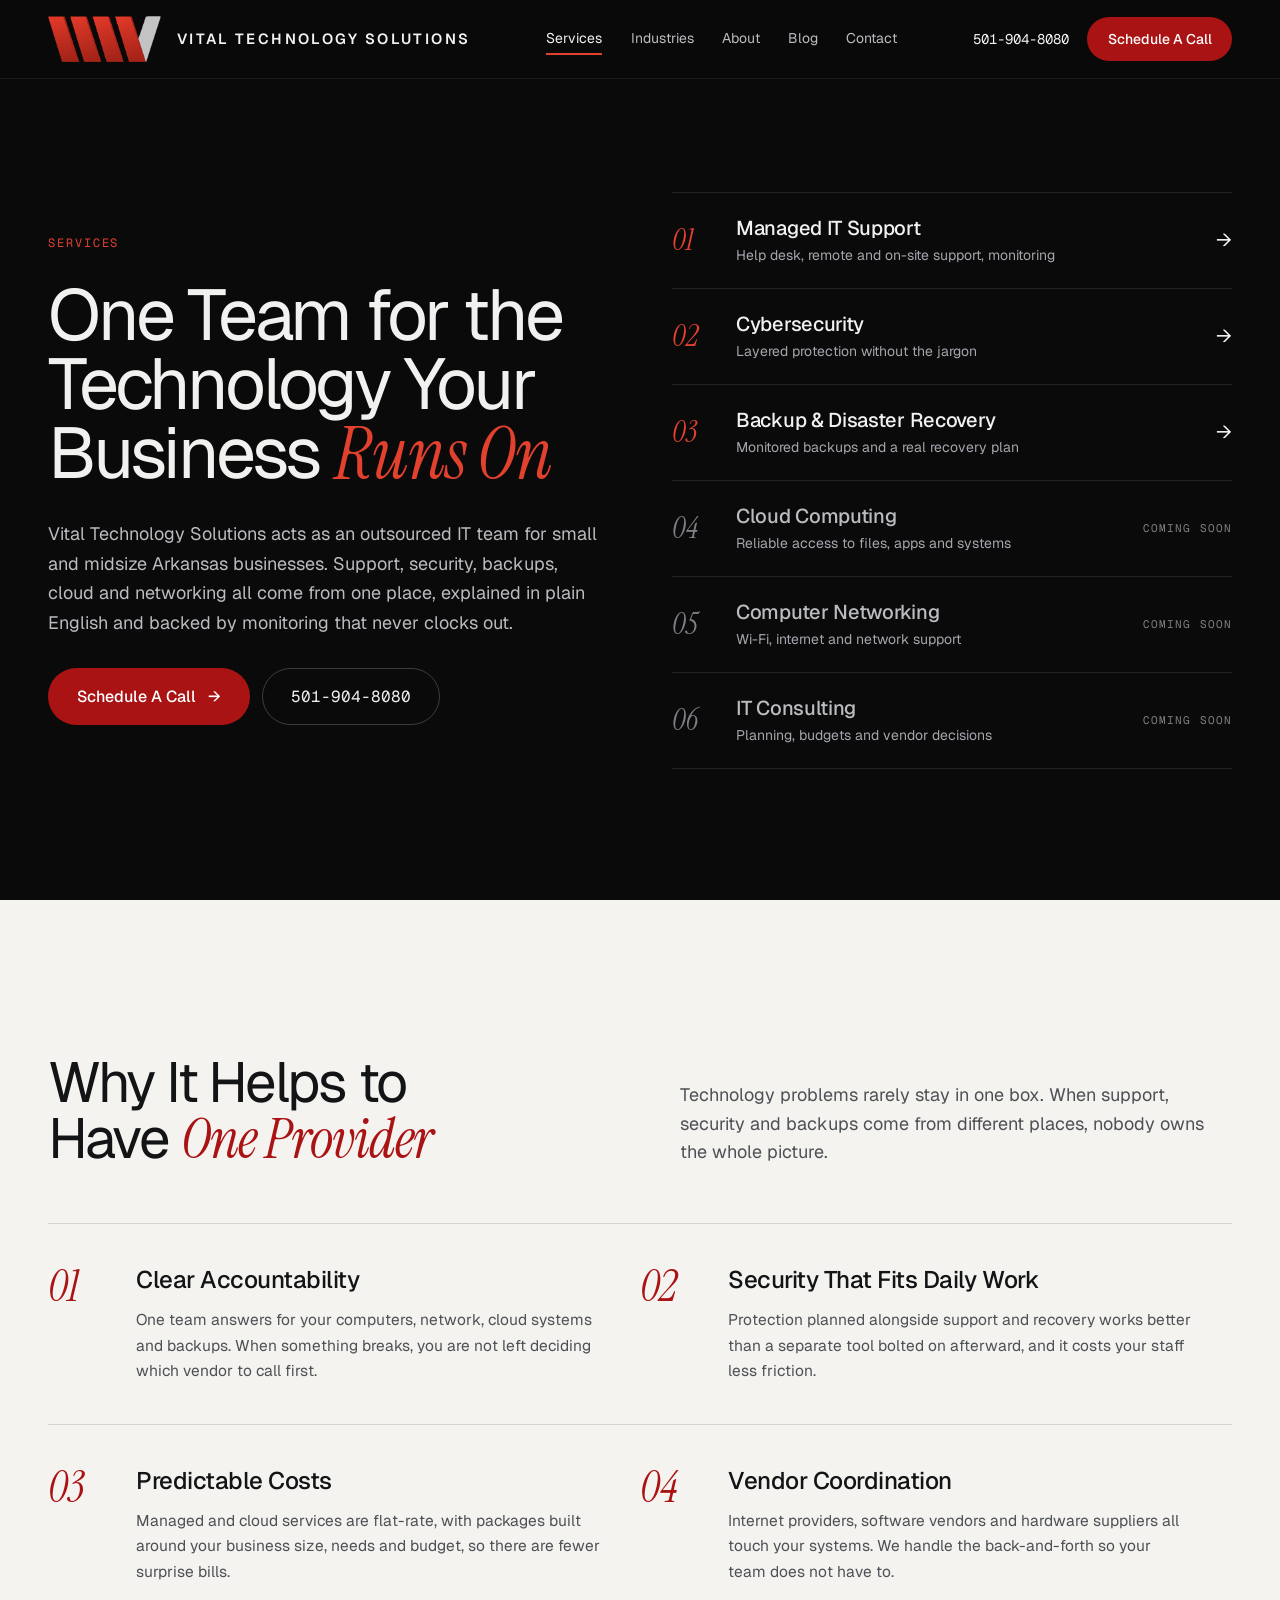
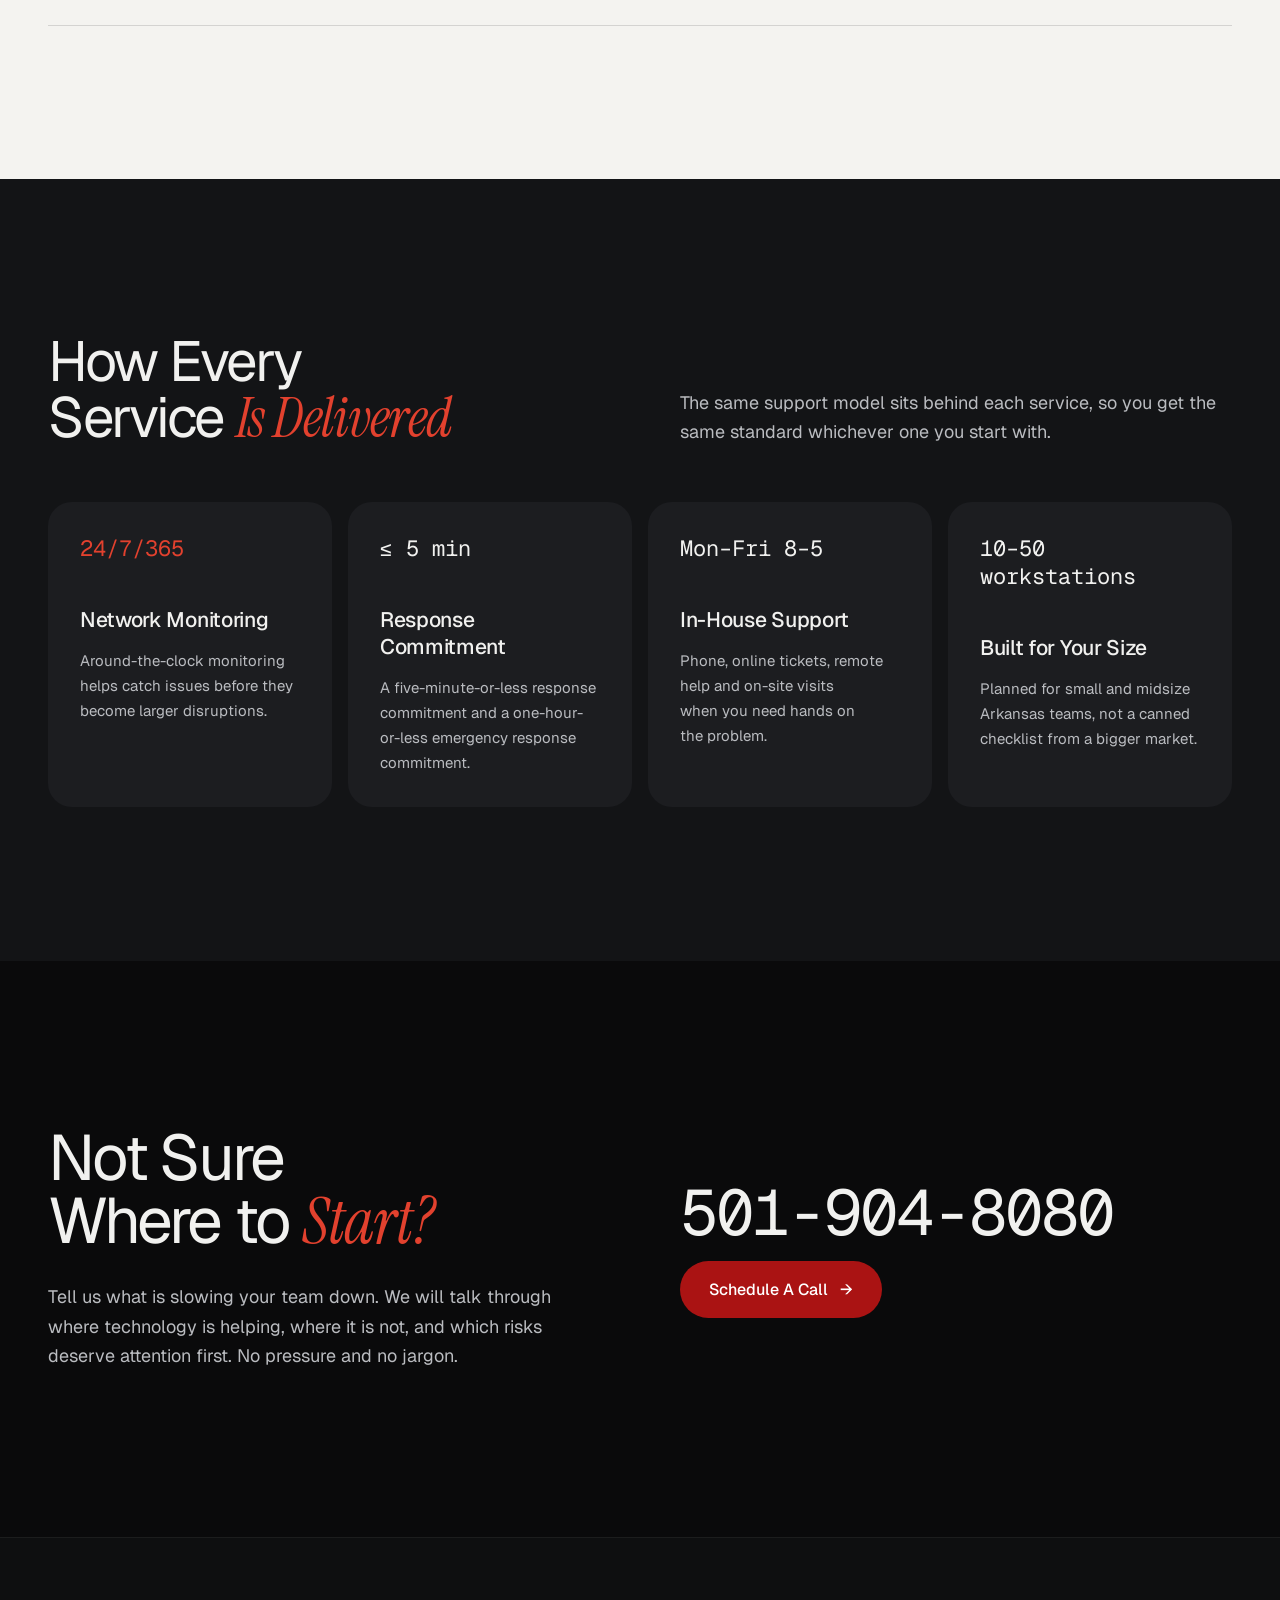
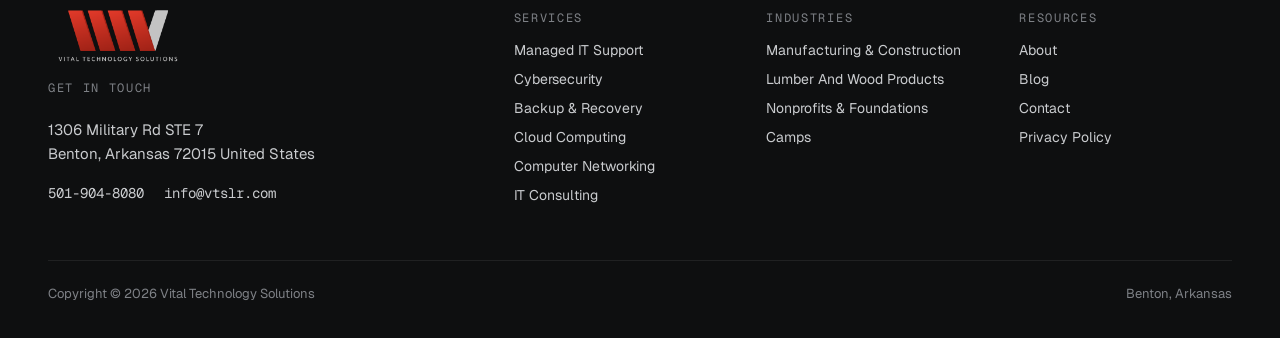
<file: services.html>
<!DOCTYPE html>
<html lang="en">
<head>
  <meta charset="utf-8">
  <meta name="viewport" content="width=device-width, initial-scale=1">
  <title>IT Services for Arkansas Businesses | Vital Technology Solutions</title>
  <meta name="description" content="Managed IT support, cybersecurity, backup and recovery, cloud, networking and consulting for small and midsize Arkansas businesses, from one practical team in Benton.">
  <meta name="robots" content="noindex">
  <link rel="icon" type="image/png" href="images/favicon.png">
  <link rel="preconnect" href="https://fonts.googleapis.com">
  <link rel="preconnect" href="https://fonts.gstatic.com" crossorigin>
  <link rel="stylesheet" href="https://fonts.googleapis.com/css2?family=Geist:wght@300;400;500;600&family=Geist+Mono:wght@400;500;600&family=Instrument+Serif:ital@0;1&display=swap">
  <link rel="stylesheet" href="css/styles.css">
  <script src="js/main.js" defer></script>
</head>
<body>
  <a class="skip-link" href="#main">Skip to content</a>

  <header class="site-header">
    <div class="site-header__inner">
      <a class="brand" href="index.html" aria-label="Vital Technology Solutions home">
        <img src="images/logo-mark.png" alt="" width="113" height="46">
        <span class="brand__name">Vital Technology Solutions</span>
      </a>
      <nav class="site-nav" id="site-nav" aria-label="Main">
        <a href="services.html" aria-current="page">Services</a>
        <a href="who-we-serve.html">Industries</a>
        <a href="about.html">About</a>
        <span class="coming-soon" title="Coming soon">Blog</span>
        <a href="contact.html">Contact</a>
      </nav>
      <div class="site-header__actions">
        <a class="site-header__phone" href="tel:501-904-8080">501-904-8080</a>
        <a class="site-header__cta" href="contact.html">Schedule A Call</a>
        <button class="nav-toggle" type="button" aria-controls="site-nav" aria-expanded="false" aria-label="Open menu"><span></span></button>
      </div>
    </div>
  </header>

  <main id="main">
    <section class="cyber-hero theme-black">
      <div class="cyber-hero__grid">
        <div class="cyber-hero__copy">
          <div class="breadcrumb label" data-intro>
            <span class="breadcrumb__current">Services</span>
          </div>
          <h1 class="cyber-hero__title" data-intro>One Team for the Technology Your Business <span class="accent">Runs On</span></h1>
          <p class="lede" data-intro>Vital Technology Solutions acts as an outsourced IT team for small and midsize Arkansas businesses. Support, security, backups, cloud and networking all come from one place, explained in plain English and backed by monitoring that never clocks out.</p>
          <div class="btn-row" data-intro>
            <a class="btn btn--primary" href="contact.html">Schedule A Call <span aria-hidden="true">→</span></a>
            <a class="btn btn--outline btn--phone" href="tel:501-904-8080">501-904-8080</a>
          </div>
        </div>
        <nav class="service-index" aria-label="Services" data-intro>
          <a class="service-index__item" href="managed-it-support.html">
            <span class="service-index__num">01</span>
            <span><span class="service-index__name">Managed IT Support</span><span class="service-index__desc">Help desk, remote and on-site support, monitoring</span></span>
            <span class="service-index__arrow" aria-hidden="true">→</span>
          </a>
          <a class="service-index__item" href="cybersecurity.html">
            <span class="service-index__num">02</span>
            <span><span class="service-index__name">Cybersecurity</span><span class="service-index__desc">Layered protection without the jargon</span></span>
            <span class="service-index__arrow" aria-hidden="true">→</span>
          </a>
          <a class="service-index__item" href="backup-recovery.html">
            <span class="service-index__num">03</span>
            <span><span class="service-index__name">Backup &amp; Disaster Recovery</span><span class="service-index__desc">Monitored backups and a real recovery plan</span></span>
            <span class="service-index__arrow" aria-hidden="true">→</span>
          </a>
          <div class="service-index__item service-index__item--soon">
            <span class="service-index__num">04</span>
            <span><span class="service-index__name">Cloud Computing</span><span class="service-index__desc">Reliable access to files, apps and systems</span></span>
            <span class="service-index__tag">Coming soon</span>
          </div>
          <div class="service-index__item service-index__item--soon">
            <span class="service-index__num">05</span>
            <span><span class="service-index__name">Computer Networking</span><span class="service-index__desc">Wi-Fi, internet and network support</span></span>
            <span class="service-index__tag">Coming soon</span>
          </div>
          <div class="service-index__item service-index__item--soon">
            <span class="service-index__num">06</span>
            <span><span class="service-index__name">IT Consulting</span><span class="service-index__desc">Planning, budgets and vendor decisions</span></span>
            <span class="service-index__tag">Coming soon</span>
          </div>
        </nav>
      </div>
    </section>

    <section class="section theme-paper">
      <div class="container stack" style="gap:56px">
        <div class="split-intro" data-reveal>
          <h2 class="heading-xl">Why It Helps to Have <span class="accent">One Provider</span></h2>
          <p class="lede">Technology problems rarely stay in one box. When support, security and backups come from different places, nobody owns the whole picture.</p>
        </div>
        <div class="cyber-problems" data-reveal>
          <div class="cyber-problem">
            <span class="cyber-problem__number">01</span>
            <div class="cyber-problem__body"><h3>Clear Accountability</h3><p class="card-text">One team answers for your computers, network, cloud systems and backups. When something breaks, you are not left deciding which vendor to call first.</p></div>
          </div>
          <div class="cyber-problem">
            <span class="cyber-problem__number">02</span>
            <div class="cyber-problem__body"><h3>Security That Fits Daily Work</h3><p class="card-text">Protection planned alongside support and recovery works better than a separate tool bolted on afterward, and it costs your staff less friction.</p></div>
          </div>
          <div class="cyber-problem">
            <span class="cyber-problem__number">03</span>
            <div class="cyber-problem__body"><h3>Predictable Costs</h3><p class="card-text">Managed and cloud services are flat-rate, with packages built around your business size, needs and budget, so there are fewer surprise bills.</p></div>
          </div>
          <div class="cyber-problem">
            <span class="cyber-problem__number">04</span>
            <div class="cyber-problem__body"><h3>Vendor Coordination</h3><p class="card-text">Internet providers, software vendors and hardware suppliers all touch your systems. We handle the back-and-forth so your team does not have to.</p></div>
          </div>
        </div>
      </div>
    </section>

    <section class="section theme-charcoal">
      <div class="container approach stack">
        <div class="split-intro" data-reveal>
          <h2 class="heading-xl">How Every Service <span class="accent">Is Delivered</span></h2>
          <p class="lede">The same support model sits behind each service, so you get the same standard whichever one you start with.</p>
        </div>
        <div class="approach__cards" data-reveal>
          <div class="approach-card">
            <span class="approach-card__tag stat__value--accent">24/7/365</span>
            <h3>Network Monitoring</h3>
            <p class="card-text">Around-the-clock monitoring helps catch issues before they become larger disruptions.</p>
          </div>
          <div class="approach-card">
            <span class="approach-card__tag">≤ 5 min</span>
            <h3>Response Commitment</h3>
            <p class="card-text">A five-minute-or-less response commitment and a one-hour-or-less emergency response commitment.</p>
          </div>
          <div class="approach-card">
            <span class="approach-card__tag">Mon–Fri 8–5</span>
            <h3>In-House Support</h3>
            <p class="card-text">Phone, online tickets, remote help and on-site visits when you need hands on the problem.</p>
          </div>
          <div class="approach-card">
            <span class="approach-card__tag">10–50 workstations</span>
            <h3>Built for Your Size</h3>
            <p class="card-text">Planned for small and midsize Arkansas teams, not a canned checklist from a bigger market.</p>
          </div>
        </div>
      </div>
    </section>

    <section class="cta theme-black" id="cta">
      <div class="cyber-cta__grid" data-reveal>
        <div class="cyber-cta__copy">
          <h2 class="heading-cta">Not Sure Where to <span class="accent">Start?</span></h2>
          <p class="lede">Tell us what is slowing your team down. We will talk through where technology is helping, where it is not, and which risks deserve attention first. No pressure and no jargon.</p>
        </div>
        <div class="cyber-cta__actions">
          <a class="cyber-cta__phone" href="tel:501-904-8080">501-904-8080</a>
          <a class="btn btn--primary" href="contact.html">Schedule A Call <span aria-hidden="true">→</span></a>
        </div>
      </div>
    </section>
  </main>

  <footer class="site-footer">
    <div class="site-footer__inner">
      <div class="site-footer__grid">
        <div class="site-footer__contact">
          <img class="site-footer__logo" src="images/logo-full.png" alt="Vital Technology Solutions" width="140" height="52" loading="lazy">
          <h2 class="footer-heading">Get In Touch</h2>
          <address class="site-footer__address">1306 Military Rd STE 7<br>Benton, Arkansas 72015 United States</address>
          <div class="site-footer__links"><a href="tel:501-904-8080">501-904-8080</a><a href="mailto:info@vtslr.com">info@vtslr.com</a></div>
        </div>
        <div class="footer-column">
          <h2 class="footer-heading">Services</h2>
          <a href="managed-it-support.html">Managed IT Support</a>
          <a href="cybersecurity.html">Cybersecurity</a>
          <a href="backup-recovery.html">Backup &amp; Recovery</a>
          <span class="coming-soon">Cloud Computing</span>
          <span class="coming-soon">Computer Networking</span>
          <span class="coming-soon">IT Consulting</span>
        </div>
        <div class="footer-column">
          <h2 class="footer-heading">Industries</h2>
          <a href="who-we-serve.html#manufacturing">Manufacturing &amp; Construction</a>
          <a href="who-we-serve.html#lumber">Lumber And Wood Products</a>
          <a href="who-we-serve.html#nonprofits">Nonprofits &amp; Foundations</a>
          <a href="who-we-serve.html#camps">Camps</a>
        </div>
        <div class="footer-column">
          <h2 class="footer-heading">Resources</h2>
          <a href="about.html">About</a>
          <span class="coming-soon">Blog</span>
          <a href="contact.html">Contact</a>
          <span class="coming-soon">Privacy Policy</span>
        </div>
      </div>
      <div class="site-footer__bottom"><span>Copyright © 2026 Vital Technology Solutions</span><span>Benton, Arkansas</span></div>
    </div>
  </footer>
</body>
</html>
</file>
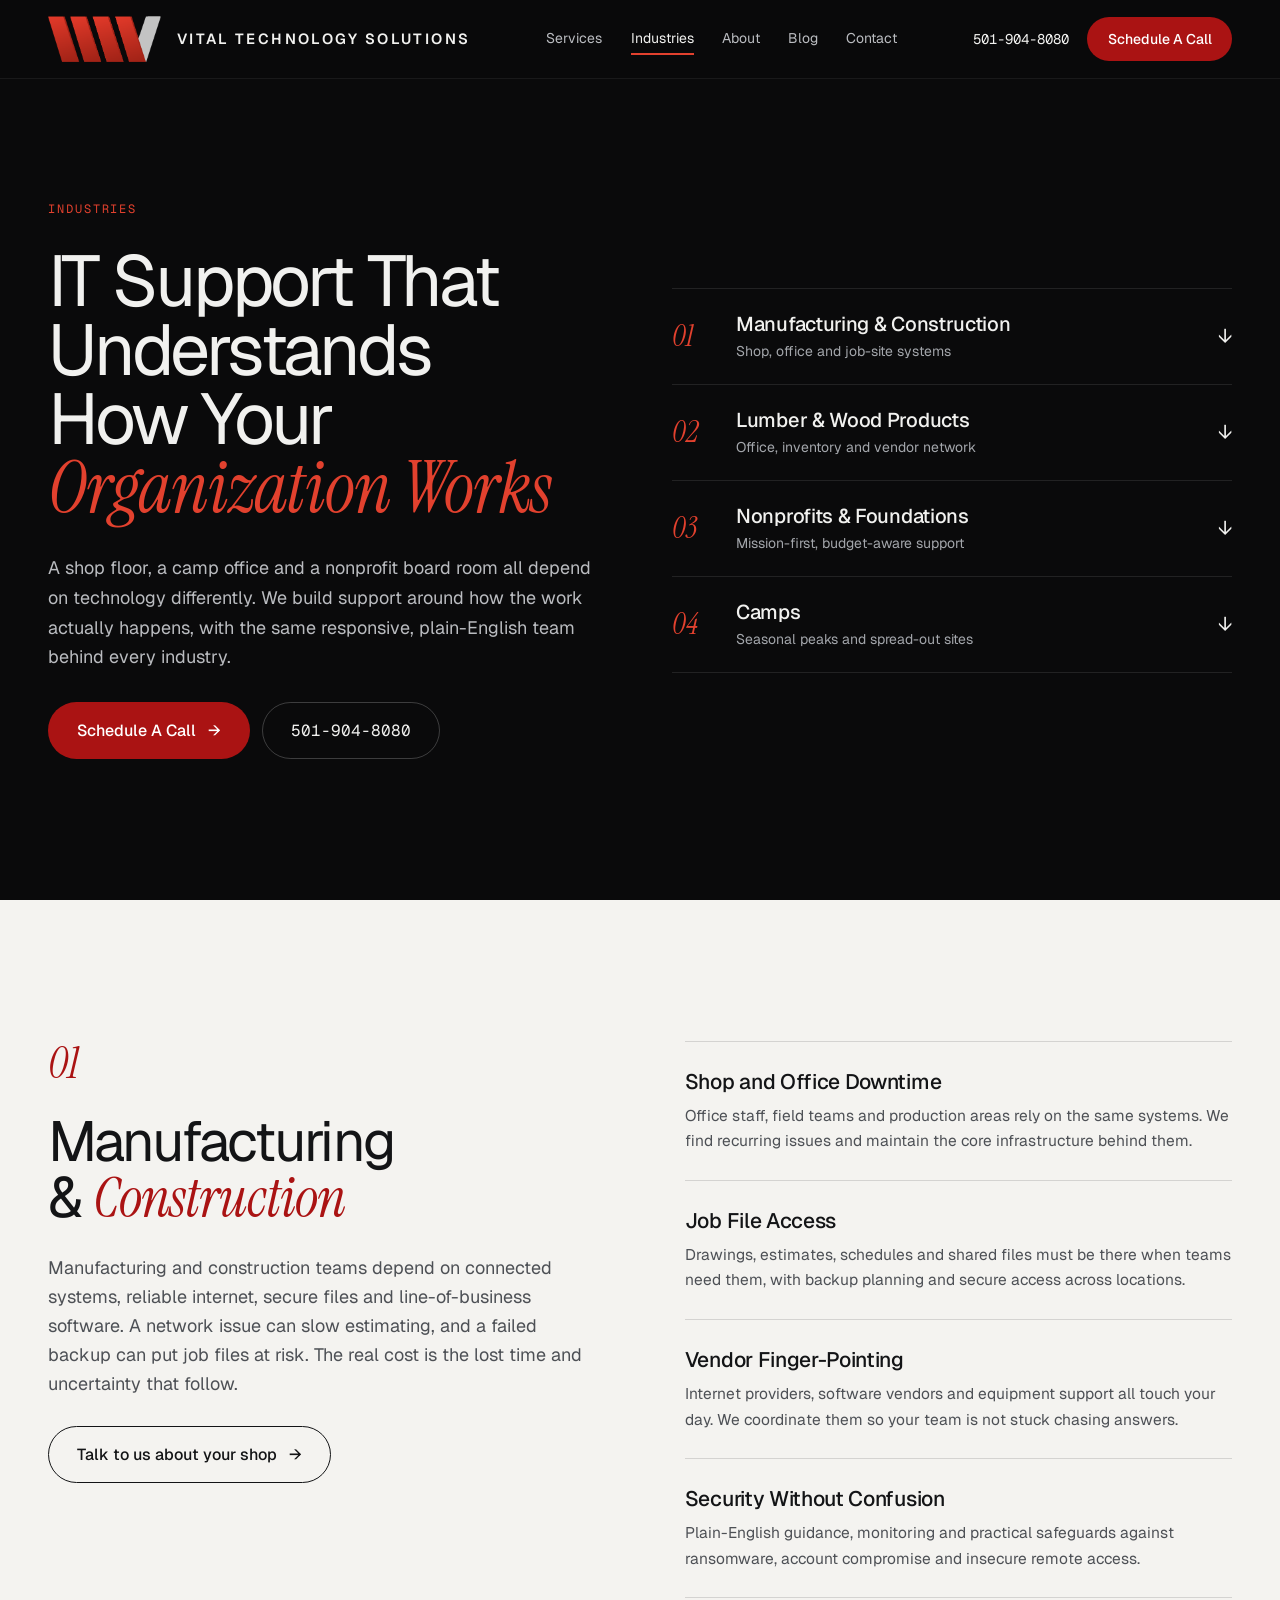
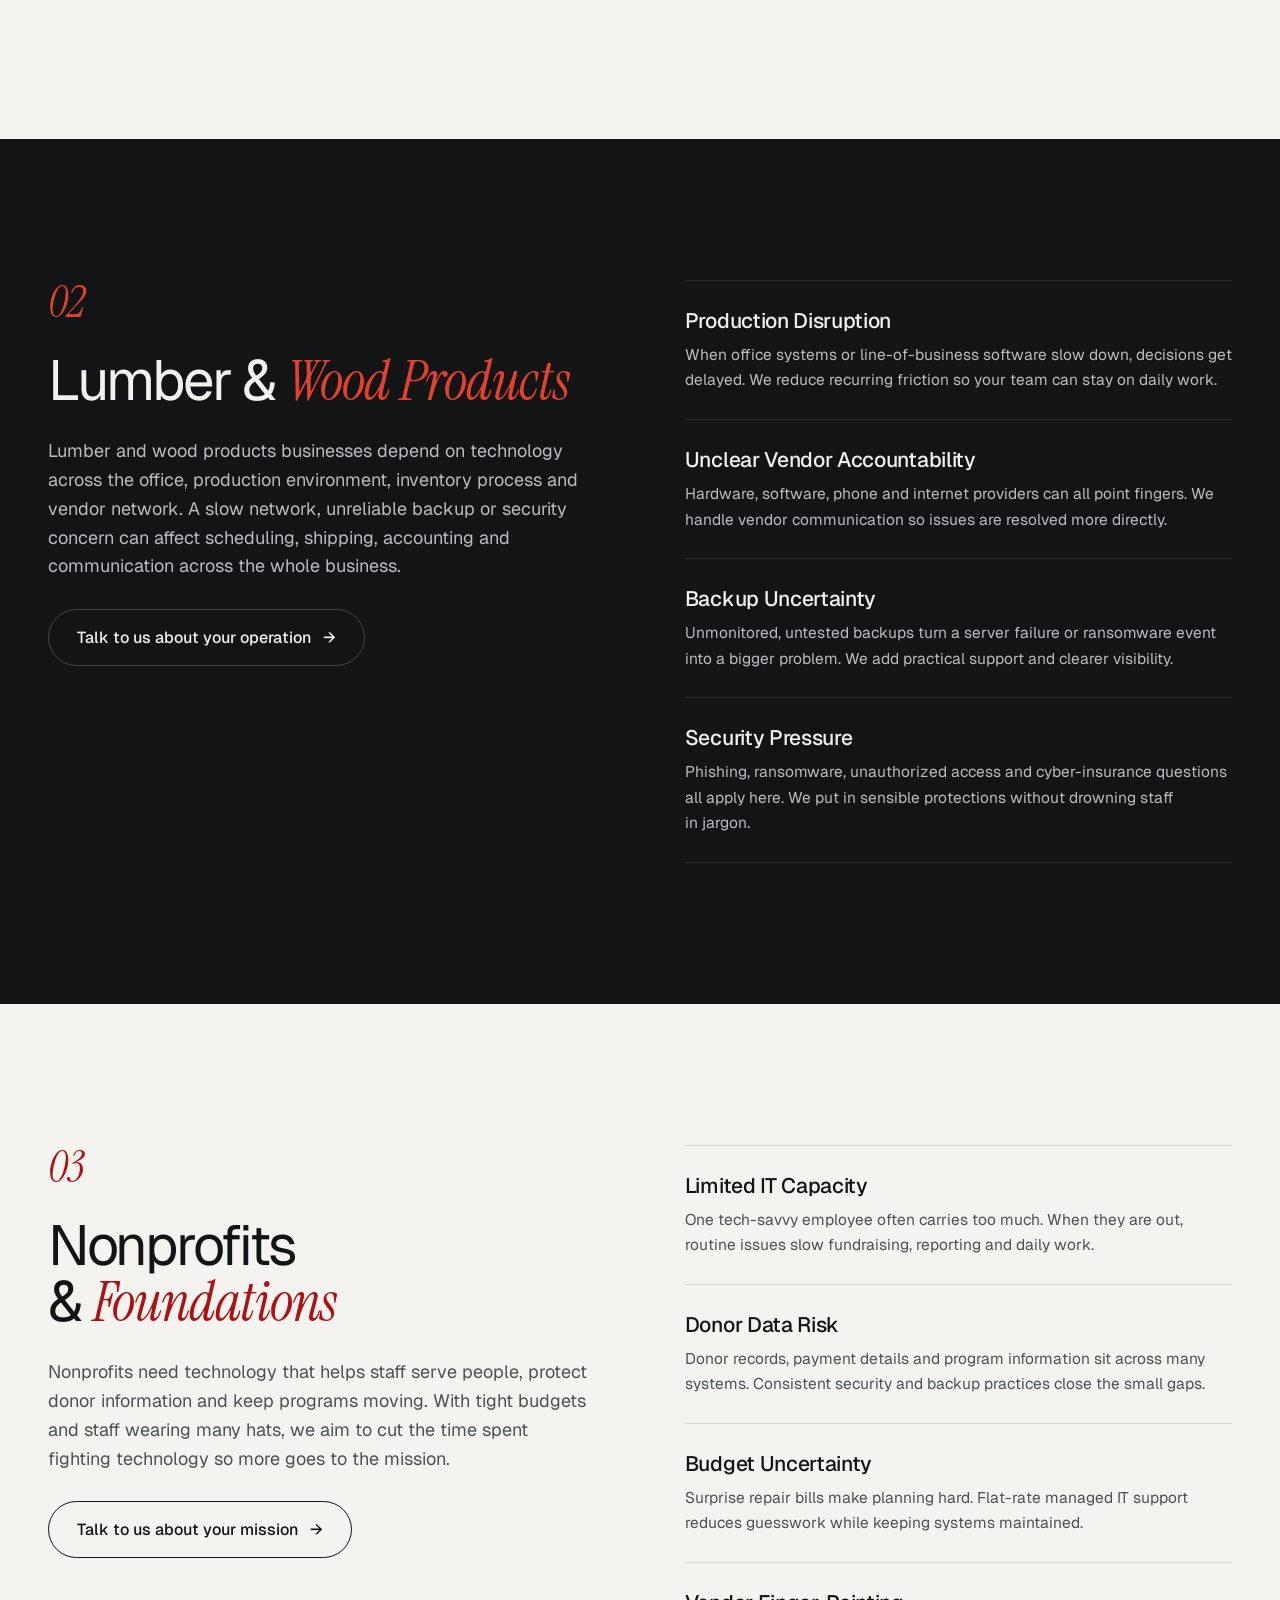
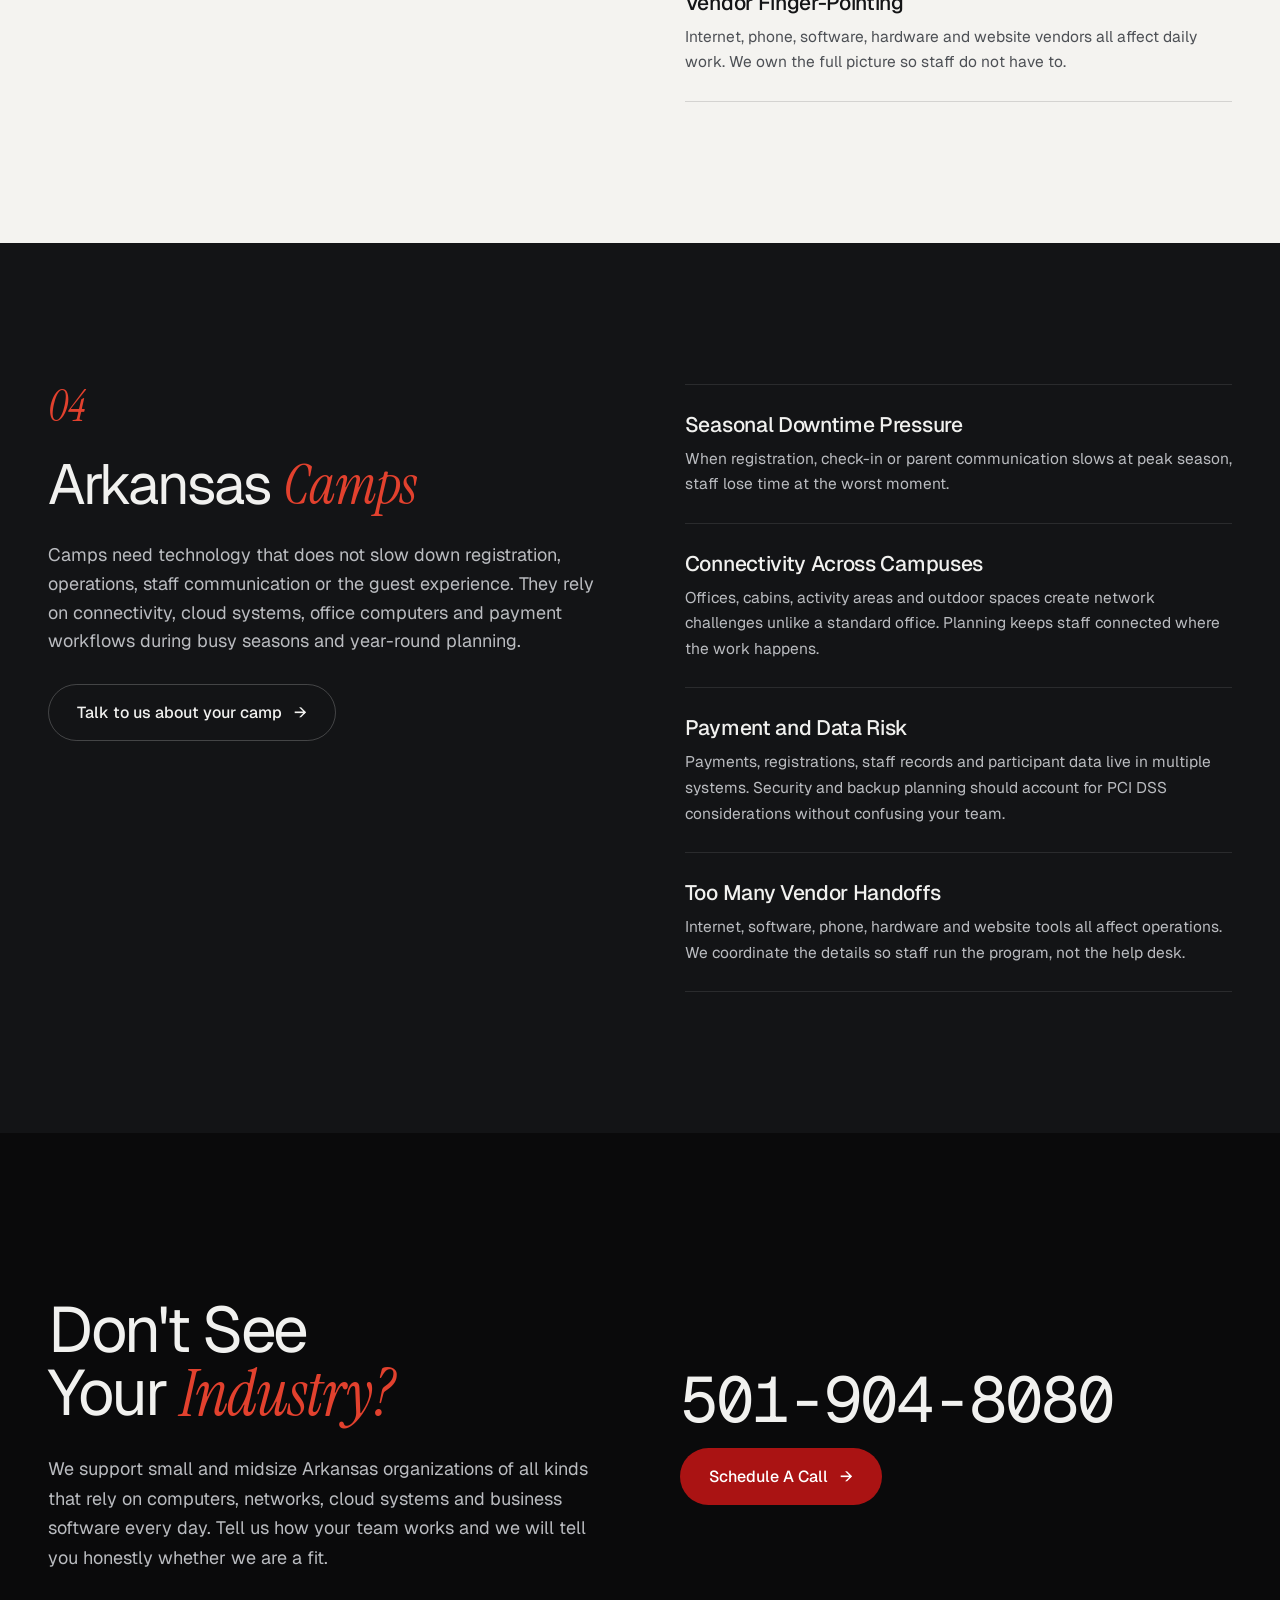
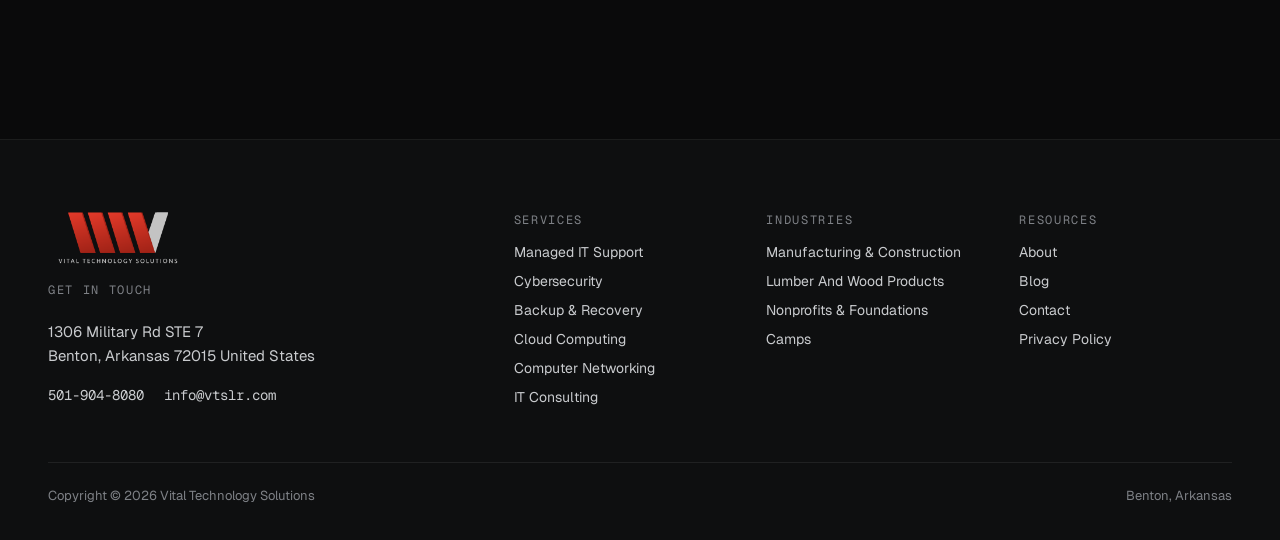
<file: who-we-serve.html>
<!DOCTYPE html>
<html lang="en">
<head>
  <meta charset="utf-8">
  <meta name="viewport" content="width=device-width, initial-scale=1">
  <title>Industries We Serve | Vital Technology Solutions</title>
  <meta name="description" content="IT support for Arkansas manufacturers, lumber and wood products businesses, nonprofits, foundations and camps, with practical, plain-English help for the way each one works.">
  <meta name="robots" content="noindex">
  <link rel="icon" type="image/png" href="images/favicon.png">
  <link rel="preconnect" href="https://fonts.googleapis.com">
  <link rel="preconnect" href="https://fonts.gstatic.com" crossorigin>
  <link rel="stylesheet" href="https://fonts.googleapis.com/css2?family=Geist:wght@300;400;500;600&family=Geist+Mono:wght@400;500;600&family=Instrument+Serif:ital@0;1&display=swap">
  <link rel="stylesheet" href="css/styles.css">
  <script src="js/main.js" defer></script>
</head>
<body>
  <a class="skip-link" href="#main">Skip to content</a>

  <header class="site-header">
    <div class="site-header__inner">
      <a class="brand" href="index.html" aria-label="Vital Technology Solutions home">
        <img src="images/logo-mark.png" alt="" width="113" height="46">
        <span class="brand__name">Vital Technology Solutions</span>
      </a>
      <nav class="site-nav" id="site-nav" aria-label="Main">
        <a href="services.html">Services</a>
        <a href="who-we-serve.html" aria-current="page">Industries</a>
        <a href="about.html">About</a>
        <span class="coming-soon" title="Coming soon">Blog</span>
        <a href="contact.html">Contact</a>
      </nav>
      <div class="site-header__actions">
        <a class="site-header__phone" href="tel:501-904-8080">501-904-8080</a>
        <a class="site-header__cta" href="contact.html">Schedule A Call</a>
        <button class="nav-toggle" type="button" aria-controls="site-nav" aria-expanded="false" aria-label="Open menu"><span></span></button>
      </div>
    </div>
  </header>

  <main id="main">
    <section class="cyber-hero theme-black">
      <div class="cyber-hero__grid">
        <div class="cyber-hero__copy">
          <div class="breadcrumb label" data-intro>
            <span class="breadcrumb__current">Industries</span>
          </div>
          <h1 class="cyber-hero__title" data-intro>IT Support That Understands How Your <span class="accent">Organization Works</span></h1>
          <p class="lede" data-intro>A shop floor, a camp office and a nonprofit board room all depend on technology differently. We build support around how the work actually happens, with the same responsive, plain-English team behind every industry.</p>
          <div class="btn-row" data-intro>
            <a class="btn btn--primary" href="contact.html">Schedule A Call <span aria-hidden="true">→</span></a>
            <a class="btn btn--outline btn--phone" href="tel:501-904-8080">501-904-8080</a>
          </div>
        </div>
        <nav class="service-index" aria-label="Industries" data-intro>
          <a class="service-index__item" href="#manufacturing">
            <span class="service-index__num">01</span>
            <span><span class="service-index__name">Manufacturing &amp; Construction</span><span class="service-index__desc">Shop, office and job-site systems</span></span>
            <span class="service-index__arrow" aria-hidden="true">↓</span>
          </a>
          <a class="service-index__item" href="#lumber">
            <span class="service-index__num">02</span>
            <span><span class="service-index__name">Lumber &amp; Wood Products</span><span class="service-index__desc">Office, inventory and vendor network</span></span>
            <span class="service-index__arrow" aria-hidden="true">↓</span>
          </a>
          <a class="service-index__item" href="#nonprofits">
            <span class="service-index__num">03</span>
            <span><span class="service-index__name">Nonprofits &amp; Foundations</span><span class="service-index__desc">Mission-first, budget-aware support</span></span>
            <span class="service-index__arrow" aria-hidden="true">↓</span>
          </a>
          <a class="service-index__item" href="#camps">
            <span class="service-index__num">04</span>
            <span><span class="service-index__name">Camps</span><span class="service-index__desc">Seasonal peaks and spread-out sites</span></span>
            <span class="service-index__arrow" aria-hidden="true">↓</span>
          </a>
        </nav>
      </div>
    </section>

    <section class="industry theme-paper" id="manufacturing">
      <div class="container industry__grid">
        <div class="industry__intro" data-reveal>
          <span class="industry__number">01</span>
          <h2 class="heading-xl">Manufacturing &amp; <span class="accent">Construction</span></h2>
          <p class="lede">Manufacturing and construction teams depend on connected systems, reliable internet, secure files and line-of-business software. A network issue can slow estimating, and a failed backup can put job files at risk. The real cost is the lost time and uncertainty that follow.</p>
          <a class="btn btn--ink" href="contact.html">Talk to us about your shop <span aria-hidden="true">→</span></a>
        </div>
        <div class="industry__points" data-reveal>
          <div class="industry__point"><h3>Shop and Office Downtime</h3><p class="card-text">Office staff, field teams and production areas rely on the same systems. We find recurring issues and maintain the core infrastructure behind them.</p></div>
          <div class="industry__point"><h3>Job File Access</h3><p class="card-text">Drawings, estimates, schedules and shared files must be there when teams need them, with backup planning and secure access across locations.</p></div>
          <div class="industry__point"><h3>Vendor Finger-Pointing</h3><p class="card-text">Internet providers, software vendors and equipment support all touch your day. We coordinate them so your team is not stuck chasing answers.</p></div>
          <div class="industry__point"><h3>Security Without Confusion</h3><p class="card-text">Plain-English guidance, monitoring and practical safeguards against ransomware, account compromise and insecure remote access.</p></div>
        </div>
      </div>
    </section>

    <section class="industry theme-charcoal" id="lumber">
      <div class="container industry__grid">
        <div class="industry__intro" data-reveal>
          <span class="industry__number">02</span>
          <h2 class="heading-xl">Lumber &amp; <span class="accent">Wood Products</span></h2>
          <p class="lede">Lumber and wood products businesses depend on technology across the office, production environment, inventory process and vendor network. A slow network, unreliable backup or security concern can affect scheduling, shipping, accounting and communication across the whole business.</p>
          <a class="btn btn--ink" href="contact.html">Talk to us about your operation <span aria-hidden="true">→</span></a>
        </div>
        <div class="industry__points" data-reveal>
          <div class="industry__point"><h3>Production Disruption</h3><p class="card-text">When office systems or line-of-business software slow down, decisions get delayed. We reduce recurring friction so your team can stay on daily work.</p></div>
          <div class="industry__point"><h3>Unclear Vendor Accountability</h3><p class="card-text">Hardware, software, phone and internet providers can all point fingers. We handle vendor communication so issues are resolved more directly.</p></div>
          <div class="industry__point"><h3>Backup Uncertainty</h3><p class="card-text">Unmonitored, untested backups turn a server failure or ransomware event into a bigger problem. We add practical support and clearer visibility.</p></div>
          <div class="industry__point"><h3>Security Pressure</h3><p class="card-text">Phishing, ransomware, unauthorized access and cyber-insurance questions all apply here. We put in sensible protections without drowning staff in jargon.</p></div>
        </div>
      </div>
    </section>

    <section class="industry theme-paper" id="nonprofits">
      <div class="container industry__grid">
        <div class="industry__intro" data-reveal>
          <span class="industry__number">03</span>
          <h2 class="heading-xl">Nonprofits &amp; <span class="accent">Foundations</span></h2>
          <p class="lede">Nonprofits need technology that helps staff serve people, protect donor information and keep programs moving. With tight budgets and staff wearing many hats, we aim to cut the time spent fighting technology so more goes to the mission.</p>
          <a class="btn btn--ink" href="contact.html">Talk to us about your mission <span aria-hidden="true">→</span></a>
        </div>
        <div class="industry__points" data-reveal>
          <div class="industry__point"><h3>Limited IT Capacity</h3><p class="card-text">One tech-savvy employee often carries too much. When they are out, routine issues slow fundraising, reporting and daily work.</p></div>
          <div class="industry__point"><h3>Donor Data Risk</h3><p class="card-text">Donor records, payment details and program information sit across many systems. Consistent security and backup practices close the small gaps.</p></div>
          <div class="industry__point"><h3>Budget Uncertainty</h3><p class="card-text">Surprise repair bills make planning hard. Flat-rate managed IT support reduces guesswork while keeping systems maintained.</p></div>
          <div class="industry__point"><h3>Vendor Finger-Pointing</h3><p class="card-text">Internet, phone, software, hardware and website vendors all affect daily work. We own the full picture so staff do not have to.</p></div>
        </div>
      </div>
    </section>

    <section class="industry theme-charcoal" id="camps">
      <div class="container industry__grid">
        <div class="industry__intro" data-reveal>
          <span class="industry__number">04</span>
          <h2 class="heading-xl">Arkansas <span class="accent">Camps</span></h2>
          <p class="lede">Camps need technology that does not slow down registration, operations, staff communication or the guest experience. They rely on connectivity, cloud systems, office computers and payment workflows during busy seasons and year-round planning.</p>
          <a class="btn btn--ink" href="contact.html">Talk to us about your camp <span aria-hidden="true">→</span></a>
        </div>
        <div class="industry__points" data-reveal>
          <div class="industry__point"><h3>Seasonal Downtime Pressure</h3><p class="card-text">When registration, check-in or parent communication slows at peak season, staff lose time at the worst moment.</p></div>
          <div class="industry__point"><h3>Connectivity Across Campuses</h3><p class="card-text">Offices, cabins, activity areas and outdoor spaces create network challenges unlike a standard office. Planning keeps staff connected where the work happens.</p></div>
          <div class="industry__point"><h3>Payment and Data Risk</h3><p class="card-text">Payments, registrations, staff records and participant data live in multiple systems. Security and backup planning should account for PCI DSS considerations without confusing your team.</p></div>
          <div class="industry__point"><h3>Too Many Vendor Handoffs</h3><p class="card-text">Internet, software, phone, hardware and website tools all affect operations. We coordinate the details so staff run the program, not the help desk.</p></div>
        </div>
      </div>
    </section>

    <section class="cta theme-black" id="cta">
      <div class="cyber-cta__grid" data-reveal>
        <div class="cyber-cta__copy">
          <h2 class="heading-cta">Don't See Your <span class="accent">Industry?</span></h2>
          <p class="lede">We support small and midsize Arkansas organizations of all kinds that rely on computers, networks, cloud systems and business software every day. Tell us how your team works and we will tell you honestly whether we are a fit.</p>
        </div>
        <div class="cyber-cta__actions">
          <a class="cyber-cta__phone" href="tel:501-904-8080">501-904-8080</a>
          <a class="btn btn--primary" href="contact.html">Schedule A Call <span aria-hidden="true">→</span></a>
        </div>
      </div>
    </section>
  </main>

  <footer class="site-footer">
    <div class="site-footer__inner">
      <div class="site-footer__grid">
        <div class="site-footer__contact">
          <img class="site-footer__logo" src="images/logo-full.png" alt="Vital Technology Solutions" width="140" height="52" loading="lazy">
          <h2 class="footer-heading">Get In Touch</h2>
          <address class="site-footer__address">1306 Military Rd STE 7<br>Benton, Arkansas 72015 United States</address>
          <div class="site-footer__links"><a href="tel:501-904-8080">501-904-8080</a><a href="mailto:info@vtslr.com">info@vtslr.com</a></div>
        </div>
        <div class="footer-column">
          <h2 class="footer-heading">Services</h2>
          <a href="managed-it-support.html">Managed IT Support</a>
          <a href="cybersecurity.html">Cybersecurity</a>
          <a href="backup-recovery.html">Backup &amp; Recovery</a>
          <span class="coming-soon">Cloud Computing</span>
          <span class="coming-soon">Computer Networking</span>
          <span class="coming-soon">IT Consulting</span>
        </div>
        <div class="footer-column">
          <h2 class="footer-heading">Industries</h2>
          <a href="who-we-serve.html#manufacturing">Manufacturing &amp; Construction</a>
          <a href="who-we-serve.html#lumber">Lumber And Wood Products</a>
          <a href="who-we-serve.html#nonprofits">Nonprofits &amp; Foundations</a>
          <a href="who-we-serve.html#camps">Camps</a>
        </div>
        <div class="footer-column">
          <h2 class="footer-heading">Resources</h2>
          <a href="about.html">About</a>
          <span class="coming-soon">Blog</span>
          <a href="contact.html">Contact</a>
          <span class="coming-soon">Privacy Policy</span>
        </div>
      </div>
      <div class="site-footer__bottom"><span>Copyright © 2026 Vital Technology Solutions</span><span>Benton, Arkansas</span></div>
    </div>
  </footer>
</body>
</html>
</file>
<file: css/styles.css>
/* ==========================================================================
   Vital Technology Solutions: site stylesheet
   1. Tokens   2. Base   3. Layout & themes   4. Shared components
   5. Header   6. Footer 7. Home   8. About   9. Cybersecurity  11. Inner pages
   10. Responsive (sits after 11 on purpose; see note in section 11)
   ========================================================================== */

/* 1. Tokens
   ========================================================================== */
:root {
  --black: #0A0A0B;
  --near-black: #0E0F10;
  --charcoal: #131416;
  --graphite: #1C1D20;
  --paper: #F4F3F0;
  --sand: #EAE8E3;
  --white: #FFFFFF;

  --off-white: #F1F1EF;
  --grey-100: #C9CBCE;
  --grey-200: #BABCC0;
  --grey-300: #A3A6AB;
  --grey-400: #8A8D92;
  --grey-500: #7E8186;
  --grey-600: #5E6166;
  --grey-800: #4D5055;

  --brand-red: #AA1313;
  --brand-red-hover: #C8221A;
  --signal-red: #E2412E;

  --font-sans: 'Geist', system-ui, sans-serif;
  --font-mono: 'Geist Mono', ui-monospace, monospace;
  --font-serif: 'Instrument Serif', Georgia, serif;

  --gutter: clamp(20px, 4vw, 48px);
  --max-width: 1320px;
  --line-on-dark: rgba(241, 241, 239, 0.1);
  --line-on-light: rgba(19, 20, 22, 0.14);
}

/* 2. Base
   ========================================================================== */
*, *::before, *::after { box-sizing: border-box; }

html, body {
  margin: 0;
  background: var(--black);
  -webkit-font-smoothing: antialiased;
}

body {
  font-family: var(--font-sans);
  color: var(--off-white);
  overflow-x: clip;
}

h1, h2, h3, h4, p { margin: 0; }
img { display: block; max-width: 100%; }
a { color: inherit; text-decoration: none; }
a:hover { color: var(--signal-red); }
::selection { background: var(--brand-red); color: var(--white); }

:focus-visible {
  outline: 2px solid var(--signal-red);
  outline-offset: 3px;
}

.skip-link {
  position: fixed;
  top: 12px;
  left: 12px;
  z-index: 100;
  padding: 12px 18px;
  border-radius: 999px;
  background: var(--white);
  color: var(--charcoal);
  font-size: 14px;
  transform: translateY(-200%);
}
.skip-link:focus { transform: none; color: var(--charcoal); }

/* 3. Layout & themes
   ========================================================================== */
.container {
  max-width: var(--max-width);
  margin: 0 auto;
}

.section { padding: clamp(96px, 12vw, 160px) var(--gutter); }

/* Each theme sets the colours used by anything inside it. */
.theme-black, .theme-charcoal, .theme-near-black {
  --accent: var(--signal-red);
  --body-text: var(--grey-200);
  --rule: var(--line-on-dark);
  color: var(--off-white);
}
.theme-black { background: var(--black); }
.theme-charcoal { background: var(--charcoal); }

.theme-paper, .theme-sand {
  --accent: var(--brand-red);
  --body-text: var(--grey-800);
  --rule: var(--line-on-light);
  color: var(--charcoal);
}
.theme-paper { background: var(--paper); }
.theme-sand { background: var(--sand); }

.stack { display: flex; flex-direction: column; }

.split-intro {
  display: grid;
  grid-template-columns: repeat(auto-fit, minmax(min(100%, 440px), 1fr));
  gap: 24px 80px;
  align-items: end;
}

/* 4. Shared components
   ========================================================================== */
.heading-xl {
  font-weight: 400;
  font-size: clamp(36px, 4.4vw, 64px);
  line-height: 1;
  letter-spacing: -0.04em;
  text-wrap: balance;
}

.heading-cta {
  font-weight: 400;
  font-size: clamp(40px, 5.4vw, 84px);
  line-height: 0.98;
  letter-spacing: -0.045em;
  text-wrap: balance;
}

.accent {
  font-family: var(--font-serif);
  font-style: italic;
  letter-spacing: -0.015em;
  color: var(--accent);
}

.lede {
  font-size: 18px;
  line-height: 1.6;
  color: var(--body-text);
  text-wrap: pretty;
}
.lede--wide { line-height: 1.65; }

.card-text {
  font-size: 15.5px;
  line-height: 1.65;
  color: var(--body-text);
  text-wrap: pretty;
}

.label {
  font-family: var(--font-mono);
  font-size: 12px;
  letter-spacing: 0.16em;
  text-transform: uppercase;
}

.eyebrow {
  display: flex;
  align-items: center;
  gap: 14px;
  color: var(--grey-300);
}

/* Small version of the logo's stripes */
.brand-bars { display: flex; gap: 2px; isolation: isolate; }
.brand-bars i {
  position: relative;
  z-index: 1;
  width: 5px;
  height: 15px;
  background: linear-gradient(180deg, var(--signal-red), #A3170F);
  transform: skewX(18deg);
}
.brand-bars i:last-child {
  z-index: 0;
  margin-left: -2px;
  background: var(--grey-100);
  transform: skewX(-18deg);
}

.btn {
  display: inline-flex;
  align-items: center;
  gap: 12px;
  padding: 17px 28px;
  border-radius: 999px;
  border: 1px solid transparent;
  font-size: 16px;
  transition: background-color .2s, border-color .2s, color .2s;
}
.btn--primary { background: var(--brand-red); color: var(--white); font-weight: 500; }
.btn--primary:hover { background: var(--brand-red-hover); color: var(--white); }
.btn--outline { border-color: rgba(241, 241, 239, 0.22); }
.btn--outline:hover { border-color: var(--signal-red); color: var(--signal-red); }
.btn--ink { border-color: var(--charcoal); font-weight: 500; white-space: nowrap; }
.btn--ink:hover { background: var(--charcoal); color: var(--paper); }
.btn--small { padding: 15px 24px; font-size: 15px; font-weight: 400; }
.btn--phone { font-family: var(--font-mono); white-space: nowrap; }

.btn-row { display: flex; flex-wrap: wrap; gap: 12px; }

/* Photo that fills a positioned, rounded frame */
.photo-frame { position: relative; overflow: hidden; border-radius: 28px; }
.photo-frame img {
  position: absolute;
  inset: 0;
  width: 100%;
  height: 100%;
  object-fit: cover;
  object-position: center 30%;
}

/* Row of headline numbers */
.stats {
  max-width: var(--max-width);
  margin: 0 auto;
  padding: 0 var(--gutter);
  display: grid;
  grid-template-columns: repeat(auto-fit, minmax(200px, 1fr));
}
.stat { display: flex; flex-direction: column; gap: 4px; padding: 22px 0; }
.stat__value { font-family: var(--font-mono); font-size: 22px; }
.stat__value--accent { color: var(--signal-red); }
.stat__label { font-size: 13px; color: var(--grey-300); }
.stats--large { grid-template-columns: repeat(auto-fit, minmax(220px, 1fr)); }
.stats--large .stat { gap: 6px; padding: 30px 0; }
.stats--large .stat__value { font-size: 26px; }

/* Closing call-to-action */
.cta {
  position: relative;
  overflow: hidden;
  padding: clamp(110px, 13vw, 180px) var(--gutter);
}
.cta__fade {
  position: absolute;
  inset: 0;
  pointer-events: none;
  background: linear-gradient(90deg, var(--black) 0%, rgba(10, 10, 11, 0.9) 45%, rgba(10, 10, 11, 0.2) 80%);
}
.cta__content {
  position: relative;
  max-width: var(--max-width);
  margin: 0 auto;
  display: flex;
  flex-direction: column;
  gap: 32px;
}

/* 5. Header
   ========================================================================== */
.site-header {
  position: fixed;
  inset: 0 0 auto;
  z-index: 50;
  background: rgba(10, 10, 11, 0.84);
  -webkit-backdrop-filter: blur(18px);
  backdrop-filter: blur(18px);
  border-bottom: 1px solid rgba(241, 241, 239, 0.07);
}
.site-header__inner {
  max-width: var(--max-width);
  margin: 0 auto;
  padding: 16px var(--gutter);
  display: flex;
  align-items: center;
  justify-content: space-between;
  gap: clamp(16px, 2.5vw, 40px);
}

.brand { display: flex; align-items: center; gap: 16px; flex: none; color: var(--off-white); }
.brand img { width: 113px; height: 46px; }
.brand__name {
  line-height: 1;
  font-size: clamp(12px, 1.15vw, 15px);
  font-weight: 600;
  letter-spacing: 0.16em;
  text-transform: uppercase;
  white-space: nowrap;
}

.site-nav {
  display: flex;
  justify-content: center;
  gap: clamp(16px, 2.2vw, 32px);
  font-size: 14px;
  color: var(--grey-200);
  white-space: nowrap;
}
.site-nav > * { padding: 6px 0; border-bottom: 2px solid transparent; }
.site-nav [aria-current="page"] { color: var(--off-white); border-bottom-color: var(--signal-red); }

/* Pages that aren't built yet: shown, but not clickable */
.coming-soon { cursor: default; }

.site-header__actions { display: flex; align-items: center; gap: 18px; flex: none; }
.site-header__phone { display: none; font-family: var(--font-mono); font-size: 14px; white-space: nowrap; }
.site-header__cta {
  padding: 13px clamp(16px, 1.6vw, 22px);
  border-radius: 999px;
  background: var(--brand-red);
  color: var(--white);
  font-size: 14px;
  font-weight: 500;
  white-space: nowrap;
  transition: background-color .2s;
}
.site-header__cta:hover { background: var(--brand-red-hover); color: var(--white); }

.nav-toggle {
  display: none;
  width: 44px;
  height: 44px;
  padding: 0;
  place-items: center;
  border: 1px solid rgba(241, 241, 239, 0.22);
  border-radius: 50%;
  background: none;
  color: var(--off-white);
  cursor: pointer;
}
.nav-toggle span,
.nav-toggle span::before,
.nav-toggle span::after {
  display: block;
  width: 16px;
  height: 1.5px;
  background: currentColor;
  transition: transform .2s, background-color .2s;
}
.nav-toggle span { position: relative; }
.nav-toggle span::before, .nav-toggle span::after { content: ""; position: absolute; left: 0; }
.nav-toggle span::before { transform: translateY(-5px); }
.nav-toggle span::after { transform: translateY(5px); }
.nav-toggle[aria-expanded="true"] span { background: transparent; }
.nav-toggle[aria-expanded="true"] span::before { background: var(--off-white); transform: rotate(45deg); }
.nav-toggle[aria-expanded="true"] span::after { background: var(--off-white); transform: rotate(-45deg); }

/* 6. Footer
   ========================================================================== */
.site-footer {
  background: var(--near-black);
  color: var(--grey-100);
  padding: 72px var(--gutter) 36px;
  border-top: 1px solid rgba(241, 241, 239, 0.06);
}
.site-footer__inner {
  max-width: var(--max-width);
  margin: 0 auto;
  display: flex;
  flex-direction: column;
  gap: 56px;
}
.site-footer__grid {
  display: grid;
  grid-template-columns: 2fr 1fr 1fr 1fr;
  gap: 40px;
}
.site-footer__contact { display: flex; flex-direction: column; gap: 18px; }
.site-footer__logo { height: 52px; width: auto; align-self: flex-start; }
.site-footer__address { font-size: 15px; line-height: 1.6; font-style: normal; }
.site-footer__links { display: flex; flex-wrap: wrap; gap: 8px 20px; font-family: var(--font-mono); font-size: 14px; }
.footer-heading {
  margin-bottom: 4px;
  font-family: var(--font-mono);
  font-size: 12px;
  font-weight: 400;
  letter-spacing: 0.14em;
  text-transform: uppercase;
  color: var(--grey-500);
}
.footer-column { display: flex; flex-direction: column; gap: 11px; font-size: 14px; }
.site-footer__bottom {
  display: flex;
  flex-wrap: wrap;
  justify-content: space-between;
  gap: 12px;
  padding-top: 24px;
  border-top: 1px solid rgba(241, 241, 239, 0.08);
  font-size: 13px;
  color: var(--grey-500);
}

/* 7. Home
   ========================================================================== */
.home-hero {
  position: relative;
  min-height: 100vh;
  display: flex;
  flex-direction: column;
  overflow: hidden;
}
.home-hero__map { position: absolute; top: 0; bottom: 0; right: -3%; width: min(1180px, 72%); }
.home-hero__map ar-network { position: absolute; inset: 0; }
.home-hero__fade {
  position: absolute;
  inset: 0;
  pointer-events: none;
  background: linear-gradient(90deg, var(--black) 0%, rgba(10, 10, 11, 0.92) 34%, rgba(10, 10, 11, 0) 66%);
}
.home-hero__content {
  position: relative;
  flex: 1;
  width: 100%;
  max-width: var(--max-width);
  margin: 0 auto;
  padding: 150px var(--gutter) 64px;
  display: flex;
  flex-direction: column;
  justify-content: center;
  gap: 32px;
}
.home-hero__title {
  font-weight: 400;
  font-size: clamp(46px, 6.6vw, 108px);
  line-height: 0.95;
  letter-spacing: -0.045em;
  max-width: 12.5ch; /* keeps the headline clear of the map on the right */
  text-wrap: balance;
}
.home-hero__intro {
  font-size: clamp(16px, 1.3vw, 18px);
  line-height: 1.65;
  color: var(--grey-200);
  max-width: 600px; /* same reason: stays left of the map */
  text-wrap: pretty;
}
.home-hero__stats {
  position: relative;
  border-top: 1px solid rgba(241, 241, 239, 0.08);
  background: rgba(14, 15, 16, 0.7);
  -webkit-backdrop-filter: blur(10px);
  backdrop-filter: blur(10px);
}

.problems-section { padding: clamp(88px, 11vw, 150px) var(--gutter); }
.problems-section .container { gap: clamp(48px, 6vw, 80px); }
.problems-section .heading-xl { font-size: clamp(36px, 4.6vw, 68px); }
.problems {
  display: grid;
  grid-template-columns: repeat(auto-fit, minmax(min(100%, 400px), 1fr));
  gap: 24px 64px;
  align-items: stretch;
}
.problem-tabs { display: flex; flex-direction: column; border-top: 1px solid var(--rule); }
.problem-tab {
  width: 100%;
  display: flex;
  align-items: center;
  gap: 22px;
  padding: 28px 4px;
  border: 0;
  border-bottom: 1px solid var(--rule);
  background: none;
  font: inherit;
  font-size: clamp(22px, 2.2vw, 32px);
  letter-spacing: -0.025em;
  text-align: left;
  color: var(--grey-400);
  cursor: pointer;
  transition: color .2s;
}
.problem-tab:hover, .problem-tab.is-active { color: var(--charcoal); }
.problem-tab__number { font-family: var(--font-mono); font-size: 12px; letter-spacing: 0.04em; color: var(--brand-red); }
.problem-tab__title { flex: 1; }
.problem-tab__arrow { font-size: 20px; color: transparent; }
.problem-tab.is-active .problem-tab__arrow { color: var(--brand-red); }

.problem-card {
  --accent: var(--signal-red);
  position: relative;
  display: flex;
  flex-direction: column;
  justify-content: space-between;
  gap: 40px;
  min-height: 440px;
  padding: clamp(32px, 4vw, 56px);
  border-radius: 28px;
  background: var(--charcoal);
  color: var(--off-white);
  overflow: hidden;
}
.problem-card__track { position: absolute; inset: 0 0 auto; height: 3px; background: rgba(241, 241, 239, 0.08); }
.problem-card__bar { height: 100%; background: var(--signal-red); transform-origin: left center; transform: scaleX(0); }
.problem-card__ghost {
  position: absolute;
  right: -20px;
  bottom: -60px;
  font-family: var(--font-serif);
  font-style: italic;
  font-size: 340px;
  line-height: 1;
  color: rgba(241, 241, 239, 0.04);
  pointer-events: none;
}
.problem-card__count { color: var(--grey-300); }
/* Panels share one grid cell so the card keeps the height of the longest. */
.problem-card__panels { position: relative; display: grid; }
.problem-panel { grid-area: 1 / 1; display: flex; flex-direction: column; gap: 22px; visibility: hidden; }
.problem-panel.is-active { visibility: visible; }
.problem-panel h3 {
  font-weight: 400;
  font-size: clamp(32px, 3.4vw, 50px);
  line-height: 1.02;
  letter-spacing: -0.035em;
}
.problem-panel p { font-size: 18px; line-height: 1.65; color: var(--grey-200); text-wrap: pretty; }
.problem-card .btn { position: relative; align-self: flex-start; }

.help-section { padding: 0 var(--gutter) clamp(88px, 11vw, 150px); }
.help {
  display: grid;
  grid-template-columns: repeat(auto-fit, minmax(min(100%, 460px), 1fr));
  gap: clamp(40px, 6vw, 88px);
  padding-top: clamp(72px, 9vw, 120px);
  border-top: 1px solid rgba(19, 20, 22, 0.12);
}
.help__photo { min-height: 520px; }
.help__badge {
  position: absolute;
  left: 20px;
  bottom: 20px;
  display: flex;
  align-items: center;
  gap: 10px;
  padding: 10px 16px;
  border-radius: 999px;
  background: rgba(19, 20, 22, 0.86);
  color: var(--off-white);
  font-family: var(--font-mono);
  font-size: 12px;
}
.dot { width: 8px; height: 8px; border-radius: 50%; background: var(--signal-red); }
.help__heading { gap: 22px; }
.help__heading h2 {
  font-weight: 400;
  font-size: clamp(34px, 3.8vw, 56px);
  line-height: 1.02;
  letter-spacing: -0.04em;
  text-wrap: balance;
}
.help__body { gap: 48px; }
.help__items {
  display: grid;
  grid-template-columns: repeat(auto-fit, minmax(min(100%, 260px), 1fr));
  gap: 36px 44px;
}
.help-item { display: flex; flex-direction: column; gap: 12px; padding-top: 20px; border-top: 2px solid var(--charcoal); }
.help-item h3 { font-weight: 500; font-size: 20px; letter-spacing: -0.01em; }
.help-item p { font-size: 15px; line-height: 1.65; color: var(--body-text); text-wrap: pretty; }
.help-item__link { font-size: 14px; font-weight: 500; color: var(--brand-red); }

.plan-section { padding: clamp(96px, 12vw, 170px) var(--gutter); }
.plan { display: grid; grid-template-columns: 1fr 2fr; gap: 32px 80px; }
.plan__aside { display: flex; flex-direction: column; gap: 28px; }
.plan__title { font-family: var(--font-mono); font-weight: 500; font-size: 13px; letter-spacing: 0.16em; line-height: 1.5; text-transform: uppercase; color: var(--signal-red); }
.plan__link { display: flex; align-items: center; gap: 10px; font-size: 15px; color: var(--grey-100); }
.plan__text { font-size: clamp(26px, 2.9vw, 42px); line-height: 1.28; letter-spacing: -0.025em; text-wrap: pretty; }
.plan__text span { color: var(--grey-500); }

.process-section { padding: 0 var(--gutter) clamp(96px, 12vw, 160px); }
.process { gap: 64px; padding-top: clamp(72px, 9vw, 120px); border-top: 1px solid var(--rule); }
.process__steps {
  display: grid;
  grid-template-columns: repeat(auto-fit, minmax(min(100%, 300px), 1fr));
  gap: 20px;
}
.process .btn { align-self: flex-start; }
.step { display: flex; flex-direction: column; gap: 20px; padding: 36px; border-radius: 24px; background: var(--graphite); }
.step__top { display: flex; justify-content: space-between; align-items: center; color: var(--grey-300); }
.step__number {
  width: 44px;
  height: 44px;
  display: grid;
  place-items: center;
  border: 1px solid rgba(241, 241, 239, 0.3);
  border-radius: 50%;
  color: var(--off-white);
  font-family: var(--font-mono);
  font-size: 15px;
  font-weight: 600;
  letter-spacing: 0;
}
.step__number--filled { border-color: var(--brand-red); background: var(--brand-red); color: var(--white); }
.step__number--accent { border-color: var(--signal-red); color: var(--signal-red); }
.step h3 { margin-top: 32px; font-weight: 500; font-size: 26px; letter-spacing: -0.02em; }

.guide-section { padding: clamp(64px, 8vw, 104px) var(--gutter); }
.guide { display: flex; flex-wrap: wrap; align-items: center; gap: 40px 64px; }
.guide__cover {
  width: 180px;
  height: 233px;
  flex: none;
  object-fit: cover;
  border-radius: 8px;
  box-shadow: 0 24px 50px rgba(19, 20, 22, 0.25);
  transform: rotate(-3deg);
}
.guide__text { flex: 1 1 420px; display: flex; flex-direction: column; gap: 14px; }
.guide__text .label { color: var(--accent); }
.guide__text h2 { font-weight: 400; font-size: clamp(26px, 2.6vw, 38px); line-height: 1.1; letter-spacing: -0.03em; text-wrap: balance; }
.guide__text p { font-size: 16px; line-height: 1.65; color: var(--body-text); text-wrap: pretty; }
.guide .btn { flex: none; }

.cta-stripes {
  position: absolute;
  z-index: 0;
  isolation: isolate;
  top: 0;
  bottom: 0;
  right: clamp(-60px, -2vw, 0px);
  display: flex;
  gap: clamp(18px, 2.4vw, 34px);
  align-items: stretch;
  pointer-events: none;
}
.cta-stripes__stripe { flex: none; height: 100%; display: flex; align-items: center; }
.cta-stripes__bar {
  width: clamp(56px, 8.5vw, 124px);
  height: 150%;
  border-radius: 8px;
  transform: skewX(18deg);
  background: linear-gradient(180deg, #D93A2B 0%, #8F140E 100%);
}
.cta-stripes__stripe:last-child .cta-stripes__bar {
  transform: skewX(-18deg);
  background: linear-gradient(180deg, #4A4C50 0%, #26282B 100%);
}

/* 8. About
   ========================================================================== */
.about-hero {
  position: relative;
  padding: clamp(140px, 15vw, 200px) var(--gutter) 0;
  overflow: hidden;
}
.about-hero__year {
  position: absolute;
  top: 0;
  right: 0;
  font-family: var(--font-serif);
  font-style: italic;
  font-size: clamp(220px, 34vw, 560px);
  line-height: 0.8;
  letter-spacing: -0.04em;
  color: rgba(241, 241, 239, 0.035);
  pointer-events: none;
  transform: translate(6%, -4%);
}
.about-hero__grid {
  position: relative;
  max-width: var(--max-width);
  margin: 0 auto;
  display: grid;
  grid-template-columns: repeat(auto-fit, minmax(min(100%, 460px), 1fr));
  gap: 56px 88px;
  align-items: end;
}
.about-hero__copy { display: flex; flex-direction: column; gap: 30px; padding-bottom: clamp(40px, 6vw, 88px); }
.about-hero__title {
  font-weight: 400;
  font-size: clamp(46px, 6vw, 96px);
  line-height: 0.95;
  letter-spacing: -0.045em;
  text-wrap: balance;
}
.about-hero__copy p { line-height: 1.65; }
.about-hero__portrait { height: clamp(460px, 48vw, 640px); border-radius: 28px 28px 0 0; }
.about-hero__portrait img { object-position: center 20%; }
.name-tag {
  position: absolute;
  left: 20px;
  bottom: 20px;
  display: flex;
  flex-direction: column;
  gap: 2px;
  padding: 12px 18px;
  border-radius: 14px;
  background: rgba(19, 20, 22, 0.88);
}
.name-tag__name { font-weight: 500; font-size: 16px; }
.name-tag__title { font-family: var(--font-mono); font-size: 12px; color: var(--grey-300); }

.about-facts { background: var(--charcoal); border-top: 1px solid rgba(241, 241, 239, 0.08); }

.story { gap: clamp(64px, 8vw, 110px); }
.story__statement {
  font-size: clamp(30px, 3.8vw, 58px);
  line-height: 1.12;
  letter-spacing: -0.035em;
  text-wrap: balance;
}
.story__columns {
  display: grid;
  grid-template-columns: repeat(auto-fit, minmax(min(100%, 320px), 1fr));
  gap: 40px 64px;
}
.body-copy { font-size: 17px; line-height: 1.7; color: var(--body-text); text-wrap: pretty; }
.body-copy strong { color: var(--charcoal); font-weight: 600; }
.certifications { gap: 28px; padding-top: 48px; border-top: 1px solid var(--rule); }
.certifications .label { color: var(--accent); }
.certifications__grid {
  display: grid;
  grid-template-columns: repeat(auto-fit, minmax(min(100%, 240px), 1fr));
  gap: 14px;
}
.cert {
  display: flex;
  flex-direction: column;
  justify-content: space-between;
  gap: 28px;
  min-height: 150px;
  padding: 24px;
  border: 1px solid rgba(19, 20, 22, 0.08);
  border-radius: 18px;
  background: var(--white);
}
.cert__name { font-family: var(--font-mono); font-size: 22px; line-height: 1.2; letter-spacing: -0.01em; }
.cert__issuer { font-size: 13px; color: var(--body-text); }

.values { gap: 56px; }
.values__cards {
  display: grid;
  grid-template-columns: repeat(auto-fit, minmax(min(100%, 300px), 1fr));
  gap: 16px;
}
.value-card { display: flex; flex-direction: column; gap: 16px; padding: 36px; border-radius: 24px; background: var(--paper); }
.value-card__number { font-family: var(--font-mono); font-size: 12px; color: var(--accent); }
.value-card h3 { margin-top: 24px; font-weight: 500; font-size: 22px; letter-spacing: -0.015em; }
.values__promise {
  display: grid;
  grid-template-columns: repeat(auto-fit, minmax(min(100%, 440px), 1fr));
  gap: 16px;
}
.promise {
  display: flex;
  flex-direction: column;
  justify-content: space-between;
  gap: 48px;
  padding: clamp(36px, 4vw, 56px);
  border-radius: 28px;
  background: var(--charcoal);
  color: var(--off-white);
}
.promise__label { display: flex; align-items: center; gap: 10px; color: var(--signal-red); }
.promise__body { display: flex; flex-direction: column; gap: 20px; }
.promise h3 { font-weight: 400; font-size: clamp(30px, 3vw, 44px); line-height: 1.05; letter-spacing: -0.03em; }
.promise p { font-size: 17px; line-height: 1.65; color: var(--grey-200); text-wrap: pretty; }
.promise p span { color: var(--off-white); border-bottom: 2px solid var(--signal-red); }
.values__photo { min-height: 400px; }

.about-cta__map { position: absolute; top: -6%; bottom: -6%; right: -8%; width: min(980px, 70%); opacity: 0.6; }
.about-cta__map ar-network { position: absolute; inset: 0; }
.about-cta .cta__fade { background: linear-gradient(90deg, var(--black) 0%, rgba(10, 10, 11, 0.85) 40%, rgba(10, 10, 11, 0) 75%); }
.about-cta .heading-cta { font-size: clamp(40px, 5.2vw, 80px); }

/* 9. Cybersecurity
   ========================================================================== */
.cyber-hero {
  position: relative;
  min-height: 100vh;
  display: flex;
  align-items: center;
  padding: 140px var(--gutter) 80px;
  overflow: hidden;
}
.cyber-hero__grid {
  position: relative;
  width: 100%;
  max-width: var(--max-width);
  margin: 0 auto;
  display: grid;
  grid-template-columns: repeat(auto-fit, minmax(min(100%, 480px), 1fr));
  gap: 48px 64px;
  align-items: center;
}
.cyber-hero__copy { display: flex; flex-direction: column; gap: 30px; }
.breadcrumb { display: flex; align-items: center; gap: 10px; color: var(--grey-300); }
.breadcrumb__separator { color: var(--grey-600); }
.breadcrumb__current { color: var(--signal-red); }
.cyber-hero__title {
  font-weight: 400;
  font-size: clamp(44px, 5.6vw, 88px);
  line-height: 0.96;
  letter-spacing: -0.045em;
  text-wrap: balance;
}
.cyber-hero__copy .lede { line-height: 1.65; }
.cyber-hero__diagram { display: flex; flex-direction: column; gap: 20px; width: 100%; max-width: 620px; justify-self: center; }
.cyber-hero__diagram layered-defense { position: relative; aspect-ratio: 1 / 1; width: 100%; }
.cyber-hero__caption {
  font-family: var(--font-mono);
  font-size: 12px;
  line-height: 1.6;
  letter-spacing: 0.04em;
  color: var(--grey-300);
}

.cyber-problems-section { padding: clamp(88px, 11vw, 150px) var(--gutter); }
.cyber-problems-section .container, .approach { gap: 56px; }
.cyber-problems {
  display: grid;
  grid-template-columns: repeat(auto-fit, minmax(min(100%, 520px), 1fr));
  border-top: 1px solid var(--rule);
}
.cyber-problem {
  display: grid;
  grid-template-columns: 72px 1fr;
  gap: 16px;
  padding: 40px 40px 40px 0;
  border-bottom: 1px solid var(--rule);
}
.cyber-problem__number { font-family: var(--font-serif); font-style: italic; font-size: 44px; line-height: 1; color: var(--accent); }
.cyber-problem__body { display: flex; flex-direction: column; gap: 12px; }
.cyber-problem h3 { font-weight: 500; font-size: 24px; letter-spacing: -0.02em; }

.approach__cards {
  display: grid;
  grid-template-columns: repeat(auto-fit, minmax(min(100%, 280px), 1fr));
  gap: 16px;
}
.approach-card { display: flex; flex-direction: column; gap: 16px; padding: 32px; border-radius: 24px; background: var(--graphite); }
.approach-card__tag { font-family: var(--font-mono); font-size: 22px; }
.approach-card h3 { margin-top: 28px; font-weight: 500; font-size: 21px; letter-spacing: -0.015em; }
.approach-card .card-text { font-size: 15px; }

.faq-layout {
  display: grid;
  grid-template-columns: repeat(auto-fit, minmax(min(100%, 420px), 1fr));
  gap: 48px 88px;
  align-items: start;
}
.faq-layout__aside { display: flex; flex-direction: column; gap: 32px; }
.faq-layout__photo { height: 340px; border-radius: 24px; }
.faq-list { display: flex; flex-direction: column; border-top: 1px solid var(--rule); }
.faq { border-bottom: 1px solid var(--rule); }
.faq summary {
  display: flex;
  justify-content: space-between;
  align-items: center;
  gap: 24px;
  padding: 26px 0;
  font-size: clamp(18px, 1.6vw, 22px);
  font-weight: 500;
  letter-spacing: -0.015em;
  list-style: none;
  cursor: pointer;
  transition: color .2s;
}
.faq summary::-webkit-details-marker { display: none; }
.faq summary:hover { color: var(--brand-red); }
.faq__icon {
  flex: none;
  width: 36px;
  height: 36px;
  display: grid;
  place-items: center;
  border: 1px solid rgba(19, 20, 22, 0.2);
  border-radius: 50%;
  font-size: 18px;
  font-weight: 400;
  transition: transform .3s;
}
.faq[open] .faq__icon { transform: rotate(45deg); }
.faq p { padding: 0 64px 28px 0; font-size: 16px; line-height: 1.7; color: var(--body-text); text-wrap: pretty; }

.cyber-cta__grid {
  position: relative;
  max-width: var(--max-width);
  margin: 0 auto;
  display: grid;
  grid-template-columns: repeat(auto-fit, minmax(min(100%, 480px), 1fr));
  gap: 48px 80px;
  align-items: center;
}
.cyber-cta__copy { display: flex; flex-direction: column; gap: 28px; }
.cyber-cta__copy .heading-cta { font-size: clamp(40px, 5vw, 76px); }
.cyber-cta__copy .lede { line-height: 1.65; }
.cyber-cta__actions { display: flex; flex-direction: column; gap: 16px; align-items: flex-start; }
.cyber-cta__phone {
  font-family: var(--font-mono);
  font-size: clamp(34px, 5vw, 72px);
  letter-spacing: -0.03em;
  line-height: 1;
  white-space: nowrap;
}

/* 11. Inner pages: services hub, service detail, industries, contact
   (declared before Responsive so the media queries below can override)
   ========================================================================== */
.service-index {
  display: flex;
  flex-direction: column;
  width: 100%;
  max-width: 620px;
  justify-self: center;
  border-top: 1px solid var(--line-on-dark);
}
.service-index__item {
  display: grid;
  grid-template-columns: 48px 1fr auto;
  gap: 16px;
  align-items: center;
  padding: 22px 0;
  border-bottom: 1px solid var(--line-on-dark);
  transition: padding-left .3s cubic-bezier(.2, .7, .2, 1), color .2s;
}
a.service-index__item:hover { padding-left: 12px; color: var(--off-white); }
a.service-index__item:hover .service-index__arrow { transform: translateX(6px); color: var(--signal-red); }
.service-index__num { font-family: var(--font-serif); font-style: italic; font-size: 30px; line-height: 1; color: var(--signal-red); }
.service-index__name { display: block; font-weight: 500; font-size: 20px; letter-spacing: -0.015em; }
.service-index__desc { display: block; margin-top: 4px; font-size: 14px; font-weight: 400; line-height: 1.5; color: var(--grey-300); }
.service-index__arrow { font-size: 20px; transition: transform .3s, color .2s; }
.service-index__tag { font-family: var(--font-mono); font-size: 11px; letter-spacing: 0.1em; text-transform: uppercase; color: var(--grey-500); }
.service-index__item--soon { cursor: default; }
.service-index__item--soon .service-index__name { color: var(--grey-200); }
.service-index__item--soon .service-index__num { color: var(--grey-500); }

/* Managed IT: response-time radar */
.sla-panel { display: flex; flex-direction: column; gap: 28px; width: 100%; max-width: 560px; justify-self: center; }
.sla-panel__figure { position: relative; aspect-ratio: 1 / 1; width: 100%; }
.sla-panel svg { position: absolute; inset: 0; width: 100%; height: 100%; overflow: visible; }
.sla-ring { fill: none; stroke-linecap: round; transform-origin: 200px 200px; }
.sla-ring--track { stroke: rgba(241, 241, 239, 0.08); stroke-width: 2; }
.sla-ring--a { stroke: var(--signal-red); stroke-width: 3; stroke-dasharray: 1068; stroke-dashoffset: 1068; animation: sla-draw 2.2s .3s cubic-bezier(.2, .7, .2, 1) forwards; }
.sla-ring--b { stroke: var(--off-white); stroke-width: 3; stroke-dasharray: 817; stroke-dashoffset: 817; animation: sla-draw 2.2s .6s cubic-bezier(.2, .7, .2, 1) forwards; }
.sla-ring--c { stroke: var(--grey-300); stroke-width: 3; stroke-dasharray: 565; stroke-dashoffset: 565; animation: sla-draw 2.2s .9s cubic-bezier(.2, .7, .2, 1) forwards; }
.sla-ring--a, .sla-ring--b, .sla-ring--c { transform: rotate(-90deg); }
.sla-sweep { transform-origin: 200px 200px; animation: sla-spin 7s linear infinite; }
.sla-dot { fill: var(--signal-red); animation: sla-pulse 2.4s ease-in-out infinite; transform-origin: center; transform-box: fill-box; }
.sla-panel__center { position: absolute; inset: 0; display: grid; place-content: center; text-align: center; gap: 6px; }
.sla-panel__value { font-family: var(--font-mono); font-size: clamp(36px, 6vw, 56px); letter-spacing: -0.04em; line-height: 1; }
.sla-panel__label { font-family: var(--font-mono); font-size: 12px; letter-spacing: 0.1em; text-transform: uppercase; color: var(--grey-300); }
.sla-legend { display: grid; grid-template-columns: repeat(3, 1fr); gap: 16px; }
.sla-legend__item { display: flex; flex-direction: column; gap: 6px; padding-top: 14px; border-top: 2px solid var(--off-white); font-size: 14px; line-height: 1.45; color: var(--grey-200); }
.sla-legend__item strong { font-family: var(--font-mono); font-weight: 500; font-size: 15px; color: var(--off-white); }
.sla-legend__item--a { border-top-color: var(--signal-red); }
.sla-legend__item--c { border-top-color: var(--grey-300); }
@keyframes sla-draw { to { stroke-dashoffset: 0; } }
@keyframes sla-spin { to { transform: rotate(360deg); } }
@keyframes sla-pulse { 0%, 100% { opacity: 1; transform: scale(1); } 50% { opacity: .45; transform: scale(1.5); } }

/* Backup & recovery: protected-data flow */
.flow { display: flex; flex-direction: column; gap: 20px; width: 100%; max-width: 620px; justify-self: center; }
.flow svg { width: 100%; height: auto; overflow: visible; }
.flow-node { fill: var(--graphite); stroke: rgba(241, 241, 239, 0.18); stroke-width: 1.5; }
.flow-node--hot { stroke: var(--signal-red); }
.flow-text { font-family: var(--font-mono); font-size: 13px; letter-spacing: 0.06em; text-transform: uppercase; fill: var(--off-white); }
.flow-sub { font-family: var(--font-sans); font-size: 13px; fill: var(--grey-300); }
.flow .cyber-hero__caption {
  max-width: none;
  padding-left: 18px;
  border-left: 2px solid var(--signal-red);
  font-family: var(--font-sans);
  font-size: clamp(17px, 1.5vw, 20px);
  line-height: 1.5;
  letter-spacing: -0.01em;
  color: var(--off-white);
}
.flow-line { fill: none; stroke: var(--signal-red); stroke-width: 2; stroke-dasharray: 6 8; animation: flow-run 1.4s linear infinite; }
.flow-line--back { stroke: var(--grey-300); animation-direction: reverse; animation-duration: 2.2s; opacity: .7; }
.flow-check { fill: none; stroke: var(--signal-red); stroke-width: 3; stroke-linecap: round; stroke-linejoin: round; stroke-dasharray: 100; stroke-dashoffset: 100; animation: flow-tick 3.6s ease-in-out infinite; }
@keyframes flow-run { to { stroke-dashoffset: -28; } }
@keyframes flow-tick { 0%, 15% { stroke-dashoffset: 100; } 40%, 85% { stroke-dashoffset: 0; } 100% { stroke-dashoffset: 100; } }

/* Industries */
.industry { padding: clamp(88px, 11vw, 150px) var(--gutter); scroll-margin-top: 40px; }
.industry__grid {
  display: grid;
  grid-template-columns: repeat(auto-fit, minmax(min(100%, 440px), 1fr));
  gap: 48px clamp(40px, 7vw, 112px);
  align-items: start;
}
.industry__intro { display: flex; flex-direction: column; gap: 28px; align-items: flex-start; }
.industry__number { font-family: var(--font-serif); font-style: italic; font-size: 44px; line-height: 1; color: var(--accent); }
.industry__points { display: flex; flex-direction: column; border-top: 1px solid var(--rule); }
.industry__point { display: flex; flex-direction: column; gap: 8px; padding: 26px 0; border-bottom: 1px solid var(--rule); }
.industry__point h3 { font-weight: 500; font-size: 21px; letter-spacing: -0.015em; }
.theme-charcoal .btn--ink, .theme-black .btn--ink { border-color: rgba(241, 241, 239, 0.22); }
.theme-charcoal .btn--ink:hover, .theme-black .btn--ink:hover { background: var(--off-white); color: var(--charcoal); }

/* Contact */
.contact { padding: clamp(40px, 6vw, 80px) var(--gutter) clamp(96px, 12vw, 160px); }
.contact__grid {
  display: grid;
  grid-template-columns: repeat(auto-fit, minmax(min(100%, 440px), 1fr));
  gap: 56px clamp(40px, 6vw, 96px);
  align-items: start;
}
.contact__info { display: flex; flex-direction: column; gap: 36px; }
.contact__phone { font-family: var(--font-mono); font-size: clamp(32px, 4.4vw, 56px); letter-spacing: -0.03em; line-height: 1; white-space: nowrap; }
.contact__block { display: flex; flex-direction: column; gap: 8px; padding-top: 20px; border-top: 1px solid var(--rule); }
.contact__block p, .contact__block address { font-style: normal; font-size: 17px; line-height: 1.6; color: var(--body-text); }
.contact__block a { color: var(--charcoal); border-bottom: 1px solid var(--line-on-light); }
.contact__block a:hover { color: var(--brand-red); border-bottom-color: var(--brand-red); }
.contact__steps { margin: 0; padding-left: 22px; display: flex; flex-direction: column; gap: 8px; font-size: 17px; line-height: 1.6; color: var(--body-text); }
.contact__steps li::marker { color: var(--brand-red); font-family: var(--font-mono); font-size: 15px; }
.contact-form { display: flex; flex-direction: column; gap: 20px; padding: clamp(28px, 4vw, 48px); border-radius: 28px; background: var(--charcoal); color: var(--off-white); }
.contact-form h2 { font-weight: 400; font-size: 32px; letter-spacing: -0.03em; }
.contact-form__row { display: grid; grid-template-columns: repeat(auto-fit, minmax(min(100%, 200px), 1fr)); gap: 20px; }
.field { display: flex; flex-direction: column; gap: 8px; }
.field label { font-family: var(--font-mono); font-size: 12px; letter-spacing: 0.08em; text-transform: uppercase; color: var(--grey-300); }
.field input, .field textarea {
  width: 100%;
  padding: 14px 16px;
  border: 1px solid rgba(241, 241, 239, 0.18);
  border-radius: 12px;
  background: var(--black);
  color: var(--off-white);
  font: inherit;
  font-size: 16px;
  transition: border-color .2s;
}
.field textarea { min-height: 140px; resize: vertical; }
.field input:focus-visible, .field textarea:focus-visible { outline: 2px solid var(--signal-red); outline-offset: 2px; border-color: var(--signal-red); }
.contact-form .btn { align-self: flex-start; cursor: pointer; font-family: inherit; font-size: 16px; }
.contact-form__note { font-size: 13px; line-height: 1.5; color: var(--grey-400); }

/* 10. Responsive
   ========================================================================== */
@media (min-width: 1120px) {
  .site-header__phone { display: block; }
}

@media (max-width: 1000px) {
  .site-footer__grid { grid-template-columns: repeat(3, 1fr); }
  .site-footer__contact { grid-column: 1 / -1; }
}

@media (max-width: 900px) {
  .nav-toggle { display: grid; }

  .site-nav {
    position: absolute;
    top: 100%;
    left: 0;
    right: 0;
    display: none;
    flex-direction: column;
    gap: 0;
    padding: 8px var(--gutter) 20px;
    background: var(--black);
    border-bottom: 1px solid rgba(241, 241, 239, 0.07);
    font-size: 17px;
  }
  .site-nav.is-open { display: flex; }
  .site-nav > * { padding: 14px 0; border-bottom: 1px solid rgba(241, 241, 239, 0.07); }
  .site-nav > :last-child { border-bottom: 0; }
  .site-nav [aria-current="page"] { border-bottom-color: rgba(241, 241, 239, 0.07); color: var(--signal-red); }
  .site-nav .coming-soon { color: var(--grey-500); }

  .plan { grid-template-columns: 1fr; }

  /* Full-viewport heroes leave big empty bands on tall phones; let content set the height. */
  .home-hero, .cyber-hero { min-height: 0; }
  .home-hero__content { padding-top: 120px; padding-bottom: 48px; gap: 28px; }
  .cyber-hero { padding-top: 112px; padding-bottom: 56px; }

  /* The map can't sit beside the copy here, so it becomes a faint backdrop. */
  .home-hero__map { right: -20%; width: 120%; opacity: 0.45; }
  .home-hero__fade { background: linear-gradient(180deg, rgba(10, 10, 11, 0.55), rgba(10, 10, 11, 0.8)); }
  .about-cta__map { width: 120%; right: -30%; opacity: 0.35; }
  .about-cta .cta__fade, .cta__fade { background: rgba(10, 10, 11, 0.72); }
}

@media (max-width: 680px) {
  .brand__name { display: none; } /* one-line name needs ~370px; hide it before the header gets crowded */
}

@media (max-width: 560px) {
  .site-footer__grid { grid-template-columns: repeat(2, 1fr); }
  .stats { grid-template-columns: repeat(2, 1fr); gap: 0 16px; }
  .stat { padding: 16px 0; }
  .stat__value { font-size: 18px; }
  .stats--large .stat { padding: 20px 0; }
  .stats--large .stat__value { font-size: 20px; }
  .problem-tab { padding: 22px 4px; gap: 16px; }
  .problem-card__ghost { font-size: 220px; }
  .help__photo { min-height: 340px; }
  .cyber-problem { grid-template-columns: 52px 1fr; padding-right: 0; }
  .cyber-problem__number { font-size: 34px; }
  .faq p { padding-right: 0; }
  .btn { padding: 15px 22px; }
  .guide .btn { white-space: normal; }
}

@media (max-width: 359px) {
  .site-header__cta { display: none; }
}

@media (prefers-reduced-motion: reduce) {
  *, *::before, *::after { transition: none !important; }
}

@media (max-width: 560px) {
  .service-index__item { grid-template-columns: 36px 1fr; }
  .service-index__arrow, .service-index__tag { display: none; }
  .sla-legend { grid-template-columns: 1fr; }
  .contact__phone { font-size: 30px; }
}

@media (prefers-reduced-motion: reduce) {
  .sla-ring--a, .sla-ring--b, .sla-ring--c { animation: none; stroke-dashoffset: 0; }
  .sla-sweep, .sla-dot, .flow-line { animation: none; }
  .flow-check { animation: none; stroke-dashoffset: 0; }
}
</file>
